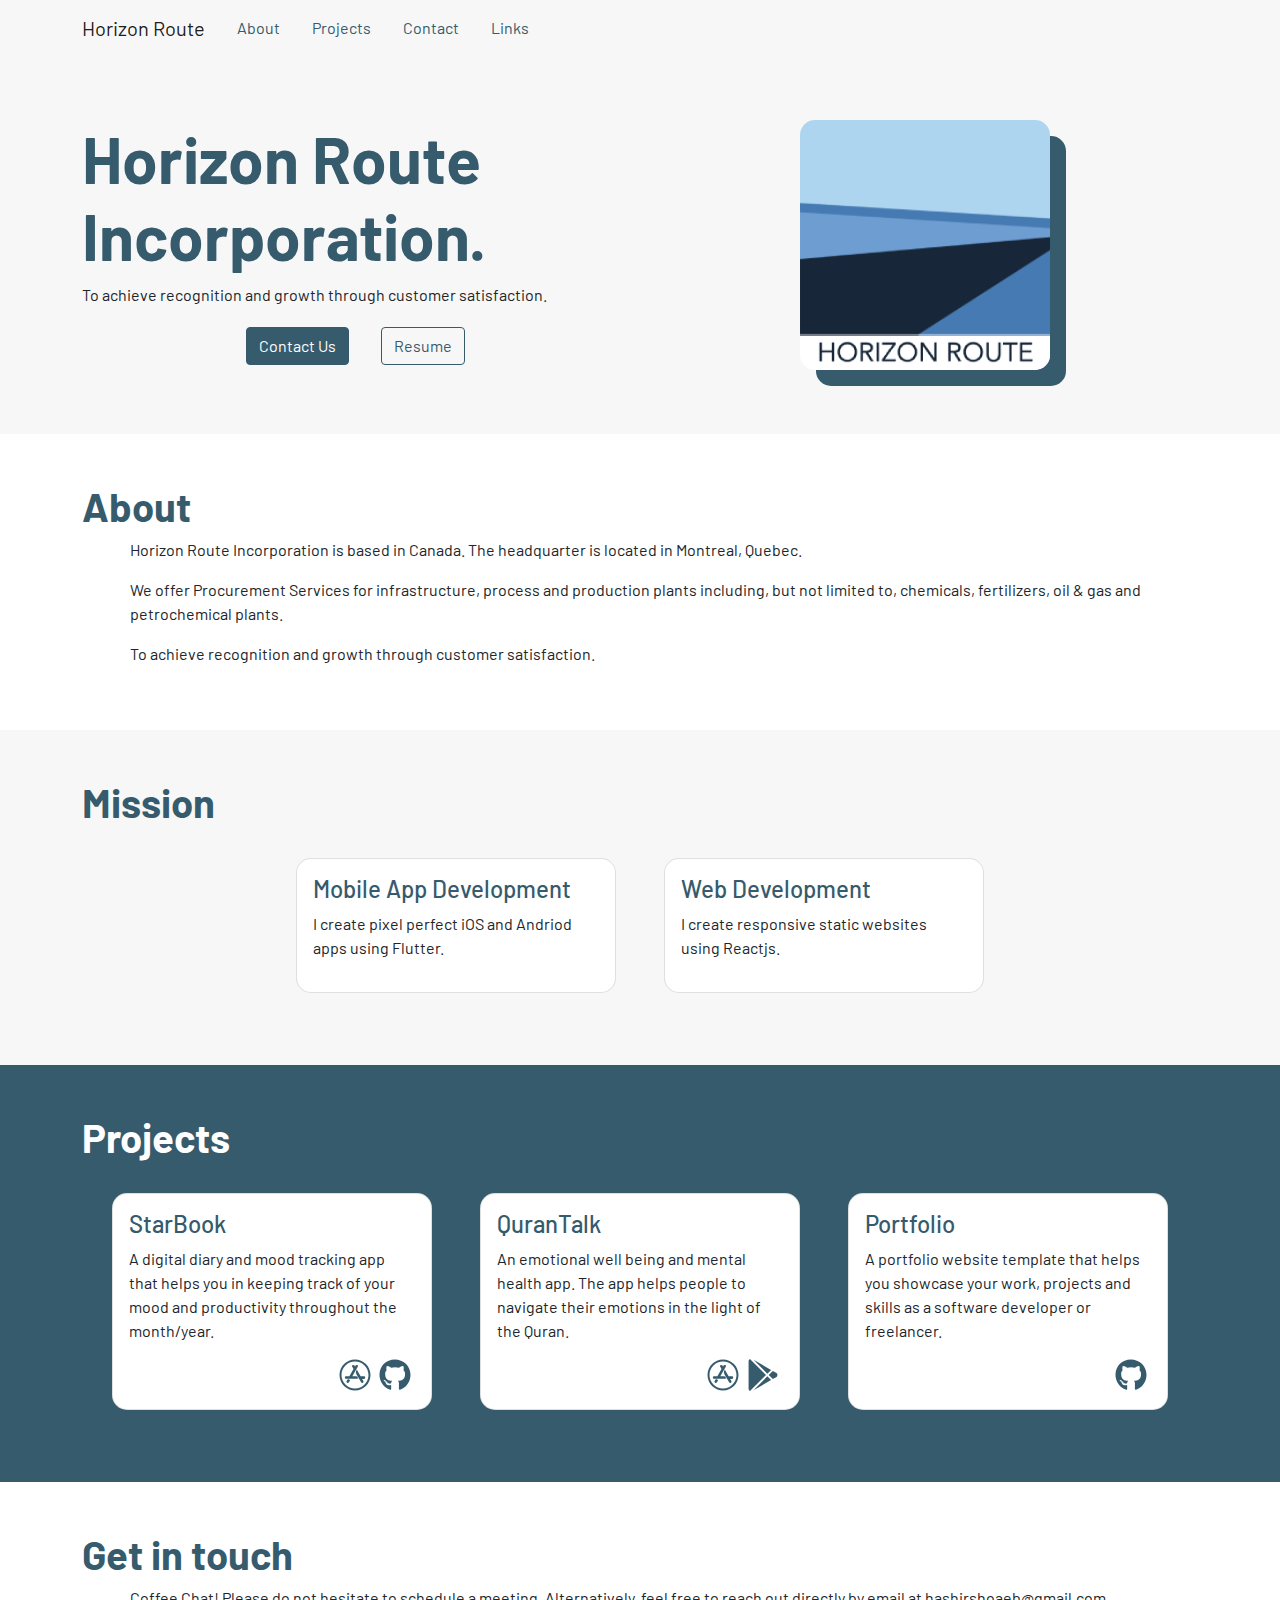
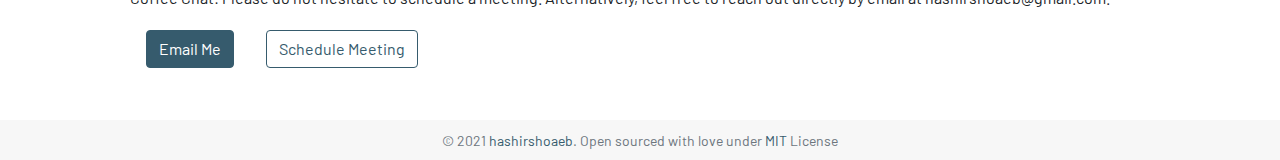
<file: index.html>
<!DOCTYPE html><html><head><meta name="viewport" content="width=device-width"/><meta charSet="utf-8"/><title>Hashir Shoaib | Computer Engineer | Flutter | Reactjs developer</title><meta name="description" content="I create mobile apps and static websites. I graduated from National University of Sciences and Technology (NUST) in 2020 with a degree in Computer Engineering."/><meta property="og:title" content="Hashir Shoaib | Computer Engineer | Flutter | Reactjs developer"/><meta property="og:description" content="I create mobile apps and static websites. I graduated from National University of Sciences and Technology (NUST) in 2020 with a degree in Computer Engineering."/><meta property="og:image" content="/_next/static/image/config/profile.2bee2c8bc351b5eb2741d88b1748d44c.png"/><meta property="og:type" content="website"/><meta name="next-head-count" content="8"/><link rel="preload" href="/_next/static/css/abfca190080845aa55d2.css" as="style"/><link rel="stylesheet" href="/_next/static/css/abfca190080845aa55d2.css" data-n-g=""/><noscript data-n-css=""></noscript><script defer="" nomodule="" src="/_next/static/chunks/polyfills-a54b4f32bdc1ef890ddd.js"></script><script src="/_next/static/chunks/webpack-61095c13c5984b221292.js" defer=""></script><script src="/_next/static/chunks/framework-0441fae7fd130f37dee1.js" defer=""></script><script src="/_next/static/chunks/main-0786f78015b8368a3815.js" defer=""></script><script src="/_next/static/chunks/pages/_app-69dde32d9e10ac7eea35.js" defer=""></script><script src="/_next/static/chunks/a9a7754c-b8eda8e0b4788d9ff5db.js" defer=""></script><script src="/_next/static/chunks/574-39892ae441e9f32acf01.js" defer=""></script><script src="/_next/static/chunks/625-5def67210d9c382855a8.js" defer=""></script><script src="/_next/static/chunks/pages/index-f312b5012447eb63015a.js" defer=""></script><script src="/_next/static/w8p9NjON-g3NQYI5W52Ft/_buildManifest.js" defer=""></script><script src="/_next/static/w8p9NjON-g3NQYI5W52Ft/_ssgManifest.js" defer=""></script></head><body><div id="__next"><nav class="navbar navbar-expand-sm navbar-light bg-secondary"><div class="container"><a class="navbar-brand" href="/"><span class="">Horizon Route</span></a><button class="custom-toggler navbar-toggler" type="button" data-toggle="collapse" data-target="#navbarsExample09" aria-controls="navbarsExample09" aria-expanded="false" aria-label="Toggle navigation"><span class="navbar-toggler-icon"></span></button><div class="collapse navbar-collapse" id="navbarsExample09"><a class="nav-link" href="/#about">About</a><a class="nav-link" href="/#projects">Projects</a><a class="nav-link" href="/#contact">Contact</a><a class="nav-link" href="/links">Links</a></div></div></nav><div class="bg-secondary py-5 px-5"><div class="container"><div class=" row align-items-center"><div class="col-sm-6"><h1 class="text-primary fw-bold display-3">Horizon Route Incorporation.</h1><p>To achieve recognition and growth through customer satisfaction.</p><div class="text-center"><a class="btn btn-primary my-1 mx-3" href="/#contact">Contact Us</a><a target="_blank" rel="noreferrer" class="btn btn-outline-primary my-1 mx-3" href="https://docs.google.com/document/d/13_PWdhThMr6roxb-UFiJj4YAFOj8e_bv3Vx9UHQdyBQ/edit?usp=sharing">Resume</a></div></div><div class="col-sm-6 text-center"><img class="img-fluid my-3 card-image" width="250" height="250" src="/_next/static/image/config/profile.2bee2c8bc351b5eb2741d88b1748d44c.png" alt="profile of hashirshoaeb"/></div></div></div></div><div id="about" class="bg-white py-5 px-5"><div class="container"><h1 class="text-primary fw-bold">About</h1><div class="px-sm-5"><p>Horizon Route Incorporation is based in Canada. The headquarter is located in Montreal, Quebec.</p><p>We offer Procurement Services for infrastructure, process and production plants including, but not limited to, chemicals, fertilizers, oil &amp; gas and petrochemical plants.</p><p>To achieve recognition and growth through customer satisfaction.</p></div></div></div><div id="skills" class="bg-secondary py-5 px-5"><div class="container"><h1 class="text-primary fw-bold">Mission</h1><div class="d-flex flex-row flex-wrap justify-content-center"><div class="card py-3 px-3 mx-sm-4 my-4 card-work" style="width:20rem"><h4 class="text-primary">Mobile App Development</h4><p class="text-dark">I create pixel perfect iOS and Andriod apps using Flutter.</p><div class="text-end"></div></div><div class="card py-3 px-3 mx-sm-4 my-4 card-work" style="width:20rem"><h4 class="text-primary">Web Development</h4><p class="text-dark">I create responsive static websites using Reactjs.</p><div class="text-end"></div></div></div></div></div><div id="projects" class="bg-primary py-5 px-5"><div class="container"><h1 class="text-light fw-bold">Projects</h1><div class="d-flex flex-row flex-wrap justify-content-center"><div class="card py-3 px-3 mx-sm-4 my-4 card-work" style="width:20rem"><h4 class="text-primary">StarBook</h4><p class="text-dark">A digital diary and mood tracking app that helps you in keeping track of your mood and productivity throughout the month/year.</p><div class="text-end"><a target="_blank" rel="noreferrer" href="https://apps.apple.com/us/app/starbook-journal-ai-diary/id1552418289"><svg aria-hidden="true" focusable="false" data-prefix="fab" data-icon="app-store" class="svg-inline--fa fa-app-store fa-w-16 fa-2x icon-style mx-1" role="img" xmlns="http://www.w3.org/2000/svg" viewBox="0 0 512 512"><path fill="currentColor" d="M255.9 120.9l9.1-15.7c5.6-9.8 18.1-13.1 27.9-7.5 9.8 5.6 13.1 18.1 7.5 27.9l-87.5 151.5h63.3c20.5 0 32 24.1 23.1 40.8H113.8c-11.3 0-20.4-9.1-20.4-20.4 0-11.3 9.1-20.4 20.4-20.4h52l66.6-115.4-20.8-36.1c-5.6-9.8-2.3-22.2 7.5-27.9 9.8-5.6 22.2-2.3 27.9 7.5l8.9 15.7zm-78.7 218l-19.6 34c-5.6 9.8-18.1 13.1-27.9 7.5-9.8-5.6-13.1-18.1-7.5-27.9l14.6-25.2c16.4-5.1 29.8-1.2 40.4 11.6zm168.9-61.7h53.1c11.3 0 20.4 9.1 20.4 20.4 0 11.3-9.1 20.4-20.4 20.4h-29.5l19.9 34.5c5.6 9.8 2.3 22.2-7.5 27.9-9.8 5.6-22.2 2.3-27.9-7.5-33.5-58.1-58.7-101.6-75.4-130.6-17.1-29.5-4.9-59.1 7.2-69.1 13.4 23 33.4 57.7 60.1 104zM256 8C119 8 8 119 8 256s111 248 248 248 248-111 248-248S393 8 256 8zm216 248c0 118.7-96.1 216-216 216-118.7 0-216-96.1-216-216 0-118.7 96.1-216 216-216 118.7 0 216 96.1 216 216z"></path></svg></a><a target="_blank" rel="noreferrer" href="https://github.com/hashirshoaeb/star_book"><svg aria-hidden="true" focusable="false" data-prefix="fab" data-icon="github" class="svg-inline--fa fa-github fa-w-16 fa-2x icon-style mx-1" role="img" xmlns="http://www.w3.org/2000/svg" viewBox="0 0 496 512"><path fill="currentColor" d="M165.9 397.4c0 2-2.3 3.6-5.2 3.6-3.3.3-5.6-1.3-5.6-3.6 0-2 2.3-3.6 5.2-3.6 3-.3 5.6 1.3 5.6 3.6zm-31.1-4.5c-.7 2 1.3 4.3 4.3 4.9 2.6 1 5.6 0 6.2-2s-1.3-4.3-4.3-5.2c-2.6-.7-5.5.3-6.2 2.3zm44.2-1.7c-2.9.7-4.9 2.6-4.6 4.9.3 2 2.9 3.3 5.9 2.6 2.9-.7 4.9-2.6 4.6-4.6-.3-1.9-3-3.2-5.9-2.9zM244.8 8C106.1 8 0 113.3 0 252c0 110.9 69.8 205.8 169.5 239.2 12.8 2.3 17.3-5.6 17.3-12.1 0-6.2-.3-40.4-.3-61.4 0 0-70 15-84.7-29.8 0 0-11.4-29.1-27.8-36.6 0 0-22.9-15.7 1.6-15.4 0 0 24.9 2 38.6 25.8 21.9 38.6 58.6 27.5 72.9 20.9 2.3-16 8.8-27.1 16-33.7-55.9-6.2-112.3-14.3-112.3-110.5 0-27.5 7.6-41.3 23.6-58.9-2.6-6.5-11.1-33.3 2.6-67.9 20.9-6.5 69 27 69 27 20-5.6 41.5-8.5 62.8-8.5s42.8 2.9 62.8 8.5c0 0 48.1-33.6 69-27 13.7 34.7 5.2 61.4 2.6 67.9 16 17.7 25.8 31.5 25.8 58.9 0 96.5-58.9 104.2-114.8 110.5 9.2 7.9 17 22.9 17 46.4 0 33.7-.3 75.4-.3 83.6 0 6.5 4.6 14.4 17.3 12.1C428.2 457.8 496 362.9 496 252 496 113.3 383.5 8 244.8 8zM97.2 352.9c-1.3 1-1 3.3.7 5.2 1.6 1.6 3.9 2.3 5.2 1 1.3-1 1-3.3-.7-5.2-1.6-1.6-3.9-2.3-5.2-1zm-10.8-8.1c-.7 1.3.3 2.9 2.3 3.9 1.6 1 3.6.7 4.3-.7.7-1.3-.3-2.9-2.3-3.9-2-.6-3.6-.3-4.3.7zm32.4 35.6c-1.6 1.3-1 4.3 1.3 6.2 2.3 2.3 5.2 2.6 6.5 1 1.3-1.3.7-4.3-1.3-6.2-2.2-2.3-5.2-2.6-6.5-1zm-11.4-14.7c-1.6 1-1.6 3.6 0 5.9 1.6 2.3 4.3 3.3 5.6 2.3 1.6-1.3 1.6-3.9 0-6.2-1.4-2.3-4-3.3-5.6-2z"></path></svg></a></div></div><div class="card py-3 px-3 mx-sm-4 my-4 card-work" style="width:20rem"><h4 class="text-primary">QuranTalk</h4><p class="text-dark">An emotional well being and mental health app. The app helps people to navigate their emotions in the light of the Quran.</p><div class="text-end"><a target="_blank" rel="noreferrer" href="https://apps.apple.com/us/app/qurantalk/id1563425149"><svg aria-hidden="true" focusable="false" data-prefix="fab" data-icon="app-store" class="svg-inline--fa fa-app-store fa-w-16 fa-2x icon-style mx-1" role="img" xmlns="http://www.w3.org/2000/svg" viewBox="0 0 512 512"><path fill="currentColor" d="M255.9 120.9l9.1-15.7c5.6-9.8 18.1-13.1 27.9-7.5 9.8 5.6 13.1 18.1 7.5 27.9l-87.5 151.5h63.3c20.5 0 32 24.1 23.1 40.8H113.8c-11.3 0-20.4-9.1-20.4-20.4 0-11.3 9.1-20.4 20.4-20.4h52l66.6-115.4-20.8-36.1c-5.6-9.8-2.3-22.2 7.5-27.9 9.8-5.6 22.2-2.3 27.9 7.5l8.9 15.7zm-78.7 218l-19.6 34c-5.6 9.8-18.1 13.1-27.9 7.5-9.8-5.6-13.1-18.1-7.5-27.9l14.6-25.2c16.4-5.1 29.8-1.2 40.4 11.6zm168.9-61.7h53.1c11.3 0 20.4 9.1 20.4 20.4 0 11.3-9.1 20.4-20.4 20.4h-29.5l19.9 34.5c5.6 9.8 2.3 22.2-7.5 27.9-9.8 5.6-22.2 2.3-27.9-7.5-33.5-58.1-58.7-101.6-75.4-130.6-17.1-29.5-4.9-59.1 7.2-69.1 13.4 23 33.4 57.7 60.1 104zM256 8C119 8 8 119 8 256s111 248 248 248 248-111 248-248S393 8 256 8zm216 248c0 118.7-96.1 216-216 216-118.7 0-216-96.1-216-216 0-118.7 96.1-216 216-216 118.7 0 216 96.1 216 216z"></path></svg></a><a target="_blank" rel="noreferrer" href="https://play.google.com/store/apps/details?id=com.ayahemotion.quran_talk"><svg aria-hidden="true" focusable="false" data-prefix="fab" data-icon="google-play" class="svg-inline--fa fa-google-play fa-w-16 fa-2x icon-style mx-1" role="img" xmlns="http://www.w3.org/2000/svg" viewBox="0 0 512 512"><path fill="currentColor" d="M325.3 234.3L104.6 13l280.8 161.2-60.1 60.1zM47 0C34 6.8 25.3 19.2 25.3 35.3v441.3c0 16.1 8.7 28.5 21.7 35.3l256.6-256L47 0zm425.2 225.6l-58.9-34.1-65.7 64.5 65.7 64.5 60.1-34.1c18-14.3 18-46.5-1.2-60.8zM104.6 499l280.8-161.2-60.1-60.1L104.6 499z"></path></svg></a></div></div><div class="card py-3 px-3 mx-sm-4 my-4 card-work" style="width:20rem"><h4 class="text-primary">Portfolio</h4><p class="text-dark">A portfolio website template that helps you showcase your work, projects and skills as a software developer or freelancer.</p><div class="text-end"><a target="_blank" rel="noreferrer" href="https://github.com/hashirshoaeb/portfolio"><svg aria-hidden="true" focusable="false" data-prefix="fab" data-icon="github" class="svg-inline--fa fa-github fa-w-16 fa-2x icon-style mx-1" role="img" xmlns="http://www.w3.org/2000/svg" viewBox="0 0 496 512"><path fill="currentColor" d="M165.9 397.4c0 2-2.3 3.6-5.2 3.6-3.3.3-5.6-1.3-5.6-3.6 0-2 2.3-3.6 5.2-3.6 3-.3 5.6 1.3 5.6 3.6zm-31.1-4.5c-.7 2 1.3 4.3 4.3 4.9 2.6 1 5.6 0 6.2-2s-1.3-4.3-4.3-5.2c-2.6-.7-5.5.3-6.2 2.3zm44.2-1.7c-2.9.7-4.9 2.6-4.6 4.9.3 2 2.9 3.3 5.9 2.6 2.9-.7 4.9-2.6 4.6-4.6-.3-1.9-3-3.2-5.9-2.9zM244.8 8C106.1 8 0 113.3 0 252c0 110.9 69.8 205.8 169.5 239.2 12.8 2.3 17.3-5.6 17.3-12.1 0-6.2-.3-40.4-.3-61.4 0 0-70 15-84.7-29.8 0 0-11.4-29.1-27.8-36.6 0 0-22.9-15.7 1.6-15.4 0 0 24.9 2 38.6 25.8 21.9 38.6 58.6 27.5 72.9 20.9 2.3-16 8.8-27.1 16-33.7-55.9-6.2-112.3-14.3-112.3-110.5 0-27.5 7.6-41.3 23.6-58.9-2.6-6.5-11.1-33.3 2.6-67.9 20.9-6.5 69 27 69 27 20-5.6 41.5-8.5 62.8-8.5s42.8 2.9 62.8 8.5c0 0 48.1-33.6 69-27 13.7 34.7 5.2 61.4 2.6 67.9 16 17.7 25.8 31.5 25.8 58.9 0 96.5-58.9 104.2-114.8 110.5 9.2 7.9 17 22.9 17 46.4 0 33.7-.3 75.4-.3 83.6 0 6.5 4.6 14.4 17.3 12.1C428.2 457.8 496 362.9 496 252 496 113.3 383.5 8 244.8 8zM97.2 352.9c-1.3 1-1 3.3.7 5.2 1.6 1.6 3.9 2.3 5.2 1 1.3-1 1-3.3-.7-5.2-1.6-1.6-3.9-2.3-5.2-1zm-10.8-8.1c-.7 1.3.3 2.9 2.3 3.9 1.6 1 3.6.7 4.3-.7.7-1.3-.3-2.9-2.3-3.9-2-.6-3.6-.3-4.3.7zm32.4 35.6c-1.6 1.3-1 4.3 1.3 6.2 2.3 2.3 5.2 2.6 6.5 1 1.3-1.3.7-4.3-1.3-6.2-2.2-2.3-5.2-2.6-6.5-1zm-11.4-14.7c-1.6 1-1.6 3.6 0 5.9 1.6 2.3 4.3 3.3 5.6 2.3 1.6-1.3 1.6-3.9 0-6.2-1.4-2.3-4-3.3-5.6-2z"></path></svg></a></div></div></div></div></div><div id="contact" class="bg-white py-5 px-5"><div class="container"><h1 class="text-primary fw-bold">Get in touch</h1><div class="px-sm-5"><p>Coffee Chat! Please do not hesitate to schedule a meeting. Alternatively, feel free to reach out directly by email at hashirshoaeb@gmail.com.</p><div class=""><a class="btn btn-primary my-1 mx-3" href="mailto:hashirshoaeb@gmail.com">Email Me</a><a class="btn btn-outline-primary my-1 mx-3" href="">Schedule Meeting</a></div></div></div></div><footer class="bg-secondary text-center py-2 px-5"><div class="container text-muted"><small>© 2021 <!-- --> <a href="https://github.com/hashirshoaeb">hashirshoaeb</a>. Open sourced with love under <!-- --> <a href="https://github.com/hashirshoaeb/portfolio/blob/main/LICENSE">MIT</a> <!-- --> License</small></div></footer></div><script id="__NEXT_DATA__" type="application/json">{"props":{"pageProps":{}},"page":"/","query":{},"buildId":"w8p9NjON-g3NQYI5W52Ft","runtimeConfig":{"basePath":""},"nextExport":true,"autoExport":true,"isFallback":false,"scriptLoader":[]}</script></body></html>
</file>
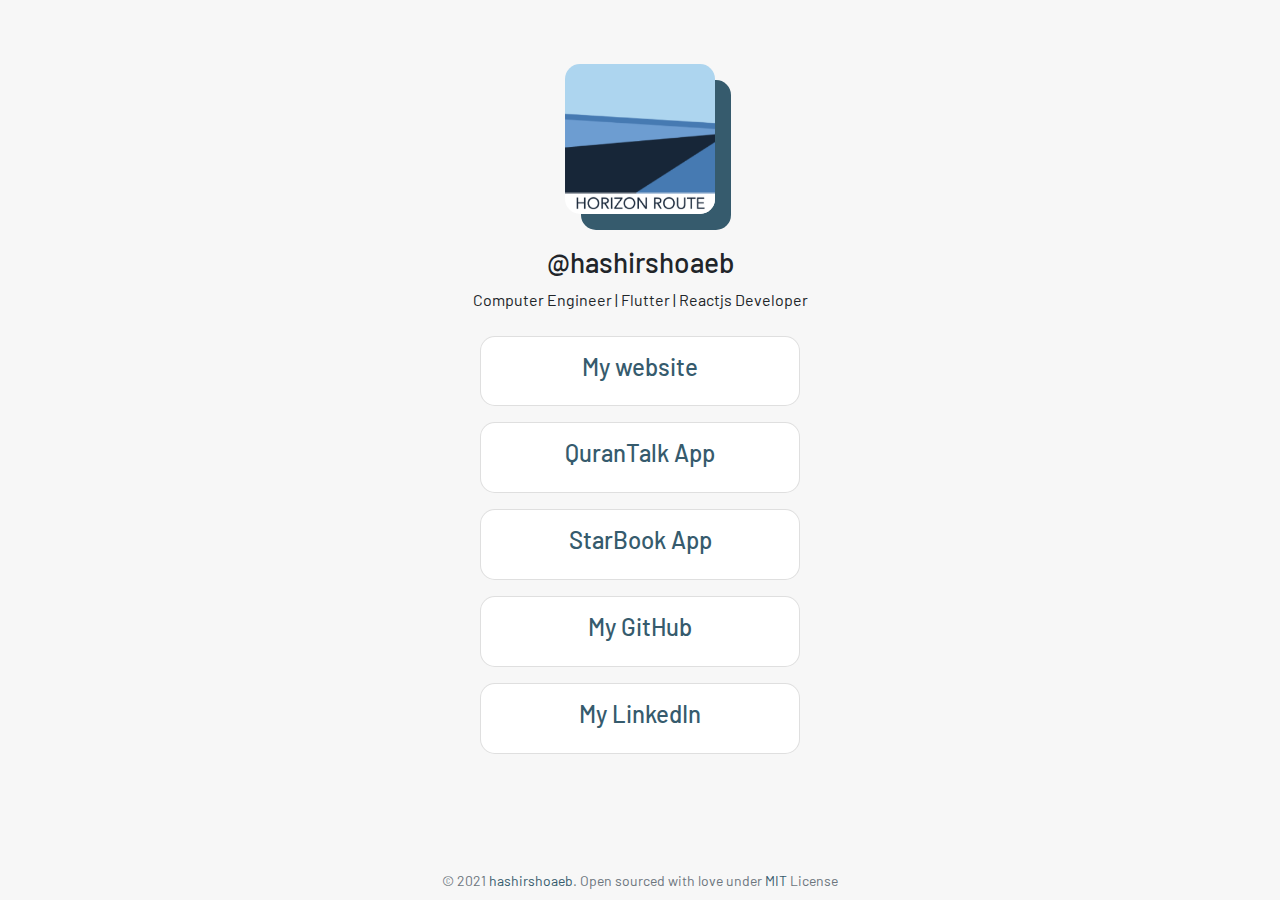
<file: links.html>
<!DOCTYPE html><html><head><meta name="viewport" content="width=device-width"/><meta charSet="utf-8"/><title>Hashir Shoaib | Computer Engineer | Flutter | Reactjs developer</title><meta name="description" content="I create mobile apps and static websites. I graduated from National University of Sciences and Technology (NUST) in 2020 with a degree in Computer Engineering."/><meta property="og:title" content="Hashir Shoaib | Computer Engineer | Flutter | Reactjs developer"/><meta property="og:description" content="I create mobile apps and static websites. I graduated from National University of Sciences and Technology (NUST) in 2020 with a degree in Computer Engineering."/><meta property="og:image" content="/_next/static/image/config/profile.2bee2c8bc351b5eb2741d88b1748d44c.png"/><meta property="og:type" content="website"/><meta name="next-head-count" content="8"/><link rel="preload" href="/_next/static/css/abfca190080845aa55d2.css" as="style"/><link rel="stylesheet" href="/_next/static/css/abfca190080845aa55d2.css" data-n-g=""/><noscript data-n-css=""></noscript><script defer="" nomodule="" src="/_next/static/chunks/polyfills-a54b4f32bdc1ef890ddd.js"></script><script src="/_next/static/chunks/webpack-61095c13c5984b221292.js" defer=""></script><script src="/_next/static/chunks/framework-0441fae7fd130f37dee1.js" defer=""></script><script src="/_next/static/chunks/main-0786f78015b8368a3815.js" defer=""></script><script src="/_next/static/chunks/pages/_app-69dde32d9e10ac7eea35.js" defer=""></script><script src="/_next/static/chunks/a9a7754c-b8eda8e0b4788d9ff5db.js" defer=""></script><script src="/_next/static/chunks/574-39892ae441e9f32acf01.js" defer=""></script><script src="/_next/static/chunks/pages/links-35127610177992a0cd40.js" defer=""></script><script src="/_next/static/w8p9NjON-g3NQYI5W52Ft/_buildManifest.js" defer=""></script><script src="/_next/static/w8p9NjON-g3NQYI5W52Ft/_ssgManifest.js" defer=""></script></head><body><div id="__next"><div class="d-flex flex-column justify-content-between bg-secondary min-vh-100"><div class="py-5 px-5 container text-center"><img class="img-fluid my-3 card-image" width="150" height="150" src="/_next/static/image/config/profile.2bee2c8bc351b5eb2741d88b1748d44c.png" alt="profile of hashirshoaeb"/><h3 class="mt-3">@hashirshoaeb</h3><p>Computer Engineer | Flutter | Reactjs Developer</p><div class="row justify-content-center"><div class="card card-work mx-sm-4 my-2" style="width:20rem"><a target="_blank" rel="noreferrer" href="https://hashirshoaeb.com/"><h4 class="text-primary py-3 px-3">My website</h4></a></div></div><div class="row justify-content-center"><div class="card card-work mx-sm-4 my-2" style="width:20rem"><a target="_blank" rel="noreferrer" href="https://www.qurantalk.app/"><h4 class="text-primary py-3 px-3">QuranTalk App</h4></a></div></div><div class="row justify-content-center"><div class="card card-work mx-sm-4 my-2" style="width:20rem"><a target="_blank" rel="noreferrer" href="https://starbook.dev/"><h4 class="text-primary py-3 px-3">StarBook App</h4></a></div></div><div class="row justify-content-center"><div class="card card-work mx-sm-4 my-2" style="width:20rem"><a target="_blank" rel="noreferrer" href="https://github.com/hashirshoaeb/"><h4 class="text-primary py-3 px-3">My GitHub</h4></a></div></div><div class="row justify-content-center"><div class="card card-work mx-sm-4 my-2" style="width:20rem"><a target="_blank" rel="noreferrer" href="https://www.linkedin.com/in/hashirshoaeb/"><h4 class="text-primary py-3 px-3">My LinkedIn</h4></a></div></div></div><footer class="bg-secondary text-center py-2 px-5"><div class="container text-muted"><small>© 2021 <!-- --> <a href="https://github.com/hashirshoaeb">hashirshoaeb</a>. Open sourced with love under <!-- --> <a href="https://github.com/hashirshoaeb/portfolio/blob/main/LICENSE">MIT</a> <!-- --> License</small></div></footer></div></div><script id="__NEXT_DATA__" type="application/json">{"props":{"pageProps":{}},"page":"/links","query":{},"buildId":"w8p9NjON-g3NQYI5W52Ft","runtimeConfig":{"basePath":""},"nextExport":true,"autoExport":true,"isFallback":false,"scriptLoader":[]}</script></body></html>
</file>
<file: _next/static/css/abfca190080845aa55d2.css>
@import url(https://fonts.googleapis.com/css2?family=Barlow:wght@400;700&display=swap);:root{--bs-blue:#0d6efd;--bs-indigo:#6610f2;--bs-purple:#6f42c1;--bs-pink:#d63384;--bs-red:#dc3545;--bs-orange:#fd7e14;--bs-yellow:#ffc107;--bs-green:#198754;--bs-teal:#20c997;--bs-cyan:#0dcaf0;--bs-white:#fff;--bs-gray:#6c757d;--bs-gray-dark:#343a40;--bs-primary:#365b6d;--bs-secondary:#f7f7f7;--bs-success:#198754;--bs-info:#0dcaf0;--bs-warning:#ffc107;--bs-danger:#dc3545;--bs-light:#fff;--bs-dark:#212529;--bs-font-sans-serif:-apple-system,"Barlow",sans-serif,"Apple Color Emoji","Segoe UI Emoji","Segoe UI Symbol","Noto Color Emoji";--bs-font-monospace:SFMono-Regular,Menlo,Monaco,Consolas,"Liberation Mono","Courier New",monospace;--bs-gradient:linear-gradient(180deg,hsla(0,0%,100%,0.15),hsla(0,0%,100%,0))}*,:after,:before{-webkit-box-sizing:border-box;-moz-box-sizing:border-box;box-sizing:border-box}@media(prefers-reduced-motion:no-preference){:root{scroll-behavior:smooth}}body{font-family:var(--bs-font-sans-serif);font-size:1rem;font-weight:400;line-height:1.5;color:#212529;background-color:#fff;-webkit-text-size-adjust:100%;-webkit-tap-highlight-color:rgba(0,0,0,0)}hr{margin:1rem 0;color:inherit;background-color:currentColor;border:0;opacity:.25}hr:not([size]){height:1px}.h1,.h2,.h3,.h4,.h5,.h6,h1,h2,h3,h4,h5,h6{margin-top:0;margin-bottom:.5rem;font-weight:500;line-height:1.2}.h1,h1{font-size:-webkit-calc(1.375rem + 1.5vw);font-size:-moz-calc(1.375rem + 1.5vw);font-size:calc(1.375rem + 1.5vw)}@media(min-width:1200px){.h1,h1{font-size:2.5rem}}.h2,h2{font-size:-webkit-calc(1.325rem + .9vw);font-size:-moz-calc(1.325rem + .9vw);font-size:calc(1.325rem + .9vw)}@media(min-width:1200px){.h2,h2{font-size:2rem}}.h3,h3{font-size:-webkit-calc(1.3rem + .6vw);font-size:-moz-calc(1.3rem + .6vw);font-size:calc(1.3rem + .6vw)}@media(min-width:1200px){.h3,h3{font-size:1.75rem}}.h4,h4{font-size:-webkit-calc(1.275rem + .3vw);font-size:-moz-calc(1.275rem + .3vw);font-size:calc(1.275rem + .3vw)}@media(min-width:1200px){.h4,h4{font-size:1.5rem}}.h5,h5{font-size:1.25rem}.h6,h6{font-size:1rem}p{margin-top:0;margin-bottom:1rem}abbr[data-bs-original-title],abbr[title]{-moz-text-decoration:underline dotted;text-decoration:underline dotted;cursor:help;text-decoration-skip-ink:none}address{margin-bottom:1rem;font-style:normal;line-height:inherit}ol,ul{padding-left:2rem}dl,ol,ul{margin-top:0;margin-bottom:1rem}ol ol,ol ul,ul ol,ul ul{margin-bottom:0}dt{font-weight:700}dd{margin-bottom:.5rem;margin-left:0}blockquote{margin:0 0 1rem}b,strong{font-weight:bolder}.small,small{font-size:.875em}.mark,mark{padding:.2em;background-color:#fcf8e3}sub,sup{position:relative;font-size:.75em;line-height:0;vertical-align:baseline}sub{bottom:-.25em}sup{top:-.5em}a{color:#365b6d;text-decoration:underline}a:hover{color:#2b4957}a:not([href]):not([class]),a:not([href]):not([class]):hover{color:inherit;text-decoration:none}code,kbd,pre,samp{font-family:var(--bs-font-monospace);font-size:1em;direction:ltr;unicode-bidi:bidi-override}pre{display:block;margin-top:0;margin-bottom:1rem;overflow:auto;font-size:.875em}pre code{font-size:inherit;color:inherit;word-break:normal}code{font-size:.875em;color:#d63384;word-wrap:break-word}a>code{color:inherit}kbd{padding:.2rem .4rem;font-size:.875em;color:#fff;background-color:#212529;border-radius:.2rem}kbd kbd{padding:0;font-size:1em;font-weight:700}figure{margin:0 0 1rem}img,svg{vertical-align:middle}table{caption-side:bottom;border-collapse:collapse}caption{padding-top:.5rem;padding-bottom:.5rem;color:#6c757d;text-align:left}th{text-align:inherit;text-align:-webkit-match-parent}tbody,td,tfoot,th,thead,tr{border:0 solid;border-color:inherit}label{display:inline-block}button{border-radius:0}button:focus:not(:focus-visible){outline:0}button,input,optgroup,select,textarea{margin:0;font-family:inherit;font-size:inherit;line-height:inherit}button,select{text-transform:none}[role=button]{cursor:pointer}select{word-wrap:normal}select:disabled{opacity:1}[list]::-webkit-calendar-picker-indicator{display:none}[type=button],[type=reset],[type=submit],button{-webkit-appearance:button}[type=button]:not(:disabled),[type=reset]:not(:disabled),[type=submit]:not(:disabled),button:not(:disabled){cursor:pointer}::-moz-focus-inner{padding:0;border-style:none}textarea{resize:vertical}fieldset{min-width:0;padding:0;margin:0;border:0}legend{float:left;width:100%;padding:0;margin-bottom:.5rem;font-size:-webkit-calc(1.275rem + .3vw);font-size:-moz-calc(1.275rem + .3vw);font-size:calc(1.275rem + .3vw);line-height:inherit}@media(min-width:1200px){legend{font-size:1.5rem}}legend+*{clear:left}::-webkit-datetime-edit-day-field,::-webkit-datetime-edit-fields-wrapper,::-webkit-datetime-edit-hour-field,::-webkit-datetime-edit-minute,::-webkit-datetime-edit-month-field,::-webkit-datetime-edit-text,::-webkit-datetime-edit-year-field{padding:0}::-webkit-inner-spin-button{height:auto}[type=search]{outline-offset:-2px;-webkit-appearance:textfield}::-webkit-search-decoration{-webkit-appearance:none}::-webkit-color-swatch-wrapper{padding:0}::file-selector-button{font:inherit}::-webkit-file-upload-button{font:inherit;-webkit-appearance:button}output{display:inline-block}iframe{border:0}summary{display:list-item;cursor:pointer}progress{vertical-align:baseline}[hidden]{display:none!important}.lead{font-size:1.25rem;font-weight:300}.display-1{font-size:-webkit-calc(1.625rem + 4.5vw);font-size:-moz-calc(1.625rem + 4.5vw);font-size:calc(1.625rem + 4.5vw);font-weight:300;line-height:1.2}@media(min-width:1200px){.display-1{font-size:5rem}}.display-2{font-size:-webkit-calc(1.575rem + 3.9vw);font-size:-moz-calc(1.575rem + 3.9vw);font-size:calc(1.575rem + 3.9vw);font-weight:300;line-height:1.2}@media(min-width:1200px){.display-2{font-size:4.5rem}}.display-3{font-size:-webkit-calc(1.525rem + 3.3vw);font-size:-moz-calc(1.525rem + 3.3vw);font-size:calc(1.525rem + 3.3vw);font-weight:300;line-height:1.2}@media(min-width:1200px){.display-3{font-size:4rem}}.display-4{font-size:-webkit-calc(1.475rem + 2.7vw);font-size:-moz-calc(1.475rem + 2.7vw);font-size:calc(1.475rem + 2.7vw);font-weight:300;line-height:1.2}@media(min-width:1200px){.display-4{font-size:3.5rem}}.display-5{font-size:-webkit-calc(1.425rem + 2.1vw);font-size:-moz-calc(1.425rem + 2.1vw);font-size:calc(1.425rem + 2.1vw);font-weight:300;line-height:1.2}@media(min-width:1200px){.display-5{font-size:3rem}}.display-6{font-size:-webkit-calc(1.375rem + 1.5vw);font-size:-moz-calc(1.375rem + 1.5vw);font-size:calc(1.375rem + 1.5vw);font-weight:300;line-height:1.2}@media(min-width:1200px){.display-6{font-size:2.5rem}}.list-inline,.list-unstyled{padding-left:0;list-style:none}.list-inline-item{display:inline-block}.list-inline-item:not(:last-child){margin-right:.5rem}.initialism{font-size:.875em;text-transform:uppercase}.blockquote{margin-bottom:1rem;font-size:1.25rem}.blockquote>:last-child{margin-bottom:0}.blockquote-footer{margin-top:-1rem;margin-bottom:1rem;font-size:.875em;color:#6c757d}.blockquote-footer:before{content:"— "}.img-fluid,.img-thumbnail{max-width:100%;height:auto}.img-thumbnail{padding:.25rem;background-color:#fff;border:1px solid #dee2e6;border-radius:.25rem}.figure{display:inline-block}.figure-img{margin-bottom:.5rem;line-height:1}.figure-caption{font-size:.875em;color:#6c757d}.container,.container-fluid,.container-lg,.container-md,.container-sm,.container-xl,.container-xxl{width:100%;padding-right:var(--bs-gutter-x,.75rem);padding-left:var(--bs-gutter-x,.75rem);margin-right:auto;margin-left:auto}@media(min-width:576px){.container,.container-sm{max-width:540px}}@media(min-width:768px){.container,.container-md,.container-sm{max-width:720px}}@media(min-width:992px){.container,.container-lg,.container-md,.container-sm{max-width:960px}}@media(min-width:1200px){.container,.container-lg,.container-md,.container-sm,.container-xl{max-width:1140px}}@media(min-width:1400px){.container,.container-lg,.container-md,.container-sm,.container-xl,.container-xxl{max-width:1320px}}.row{--bs-gutter-x:1.5rem;--bs-gutter-y:0;display:-moz-box;display:flex;flex-wrap:wrap;margin-top:calc(var(--bs-gutter-y) * -1);margin-right:calc(var(--bs-gutter-x) * -.5);margin-left:calc(var(--bs-gutter-x) * -.5)}.row>*{flex-shrink:0;width:100%;max-width:100%;padding-right:calc(var(--bs-gutter-x) * .5);padding-left:calc(var(--bs-gutter-x) * .5);margin-top:var(--bs-gutter-y)}.col{-moz-box-flex:1;flex:1 0}.row-cols-auto>*{-moz-box-flex:0;flex:0 0 auto;width:auto}.row-cols-1>*{width:100%}.row-cols-1>*,.row-cols-2>*{-moz-box-flex:0;flex:0 0 auto}.row-cols-2>*{width:50%}.row-cols-3>*{width:33.3333333333%}.row-cols-3>*,.row-cols-4>*{-moz-box-flex:0;flex:0 0 auto}.row-cols-4>*{width:25%}.row-cols-5>*{width:20%}.row-cols-5>*,.row-cols-6>*{-moz-box-flex:0;flex:0 0 auto}.row-cols-6>*{width:16.6666666667%}@media(min-width:576px){.col-sm{-moz-box-flex:1;flex:1 0}.row-cols-sm-auto>*{-moz-box-flex:0;flex:0 0 auto;width:auto}.row-cols-sm-1>*{-moz-box-flex:0;flex:0 0 auto;width:100%}.row-cols-sm-2>*{-moz-box-flex:0;flex:0 0 auto;width:50%}.row-cols-sm-3>*{-moz-box-flex:0;flex:0 0 auto;width:33.3333333333%}.row-cols-sm-4>*{-moz-box-flex:0;flex:0 0 auto;width:25%}.row-cols-sm-5>*{-moz-box-flex:0;flex:0 0 auto;width:20%}.row-cols-sm-6>*{-moz-box-flex:0;flex:0 0 auto;width:16.6666666667%}}@media(min-width:768px){.col-md{-moz-box-flex:1;flex:1 0}.row-cols-md-auto>*{-moz-box-flex:0;flex:0 0 auto;width:auto}.row-cols-md-1>*{-moz-box-flex:0;flex:0 0 auto;width:100%}.row-cols-md-2>*{-moz-box-flex:0;flex:0 0 auto;width:50%}.row-cols-md-3>*{-moz-box-flex:0;flex:0 0 auto;width:33.3333333333%}.row-cols-md-4>*{-moz-box-flex:0;flex:0 0 auto;width:25%}.row-cols-md-5>*{-moz-box-flex:0;flex:0 0 auto;width:20%}.row-cols-md-6>*{-moz-box-flex:0;flex:0 0 auto;width:16.6666666667%}}@media(min-width:992px){.col-lg{-moz-box-flex:1;flex:1 0}.row-cols-lg-auto>*{-moz-box-flex:0;flex:0 0 auto;width:auto}.row-cols-lg-1>*{-moz-box-flex:0;flex:0 0 auto;width:100%}.row-cols-lg-2>*{-moz-box-flex:0;flex:0 0 auto;width:50%}.row-cols-lg-3>*{-moz-box-flex:0;flex:0 0 auto;width:33.3333333333%}.row-cols-lg-4>*{-moz-box-flex:0;flex:0 0 auto;width:25%}.row-cols-lg-5>*{-moz-box-flex:0;flex:0 0 auto;width:20%}.row-cols-lg-6>*{-moz-box-flex:0;flex:0 0 auto;width:16.6666666667%}}@media(min-width:1200px){.col-xl{-moz-box-flex:1;flex:1 0}.row-cols-xl-auto>*{-moz-box-flex:0;flex:0 0 auto;width:auto}.row-cols-xl-1>*{-moz-box-flex:0;flex:0 0 auto;width:100%}.row-cols-xl-2>*{-moz-box-flex:0;flex:0 0 auto;width:50%}.row-cols-xl-3>*{-moz-box-flex:0;flex:0 0 auto;width:33.3333333333%}.row-cols-xl-4>*{-moz-box-flex:0;flex:0 0 auto;width:25%}.row-cols-xl-5>*{-moz-box-flex:0;flex:0 0 auto;width:20%}.row-cols-xl-6>*{-moz-box-flex:0;flex:0 0 auto;width:16.6666666667%}}@media(min-width:1400px){.col-xxl{-moz-box-flex:1;flex:1 0}.row-cols-xxl-auto>*{-moz-box-flex:0;flex:0 0 auto;width:auto}.row-cols-xxl-1>*{-moz-box-flex:0;flex:0 0 auto;width:100%}.row-cols-xxl-2>*{-moz-box-flex:0;flex:0 0 auto;width:50%}.row-cols-xxl-3>*{-moz-box-flex:0;flex:0 0 auto;width:33.3333333333%}.row-cols-xxl-4>*{-moz-box-flex:0;flex:0 0 auto;width:25%}.row-cols-xxl-5>*{-moz-box-flex:0;flex:0 0 auto;width:20%}.row-cols-xxl-6>*{-moz-box-flex:0;flex:0 0 auto;width:16.6666666667%}}.col-auto{width:auto}.col-1,.col-auto{-moz-box-flex:0;flex:0 0 auto}.col-1{width:8.33333333%}.col-2{width:16.66666667%}.col-2,.col-3{-moz-box-flex:0;flex:0 0 auto}.col-3{width:25%}.col-4{width:33.33333333%}.col-4,.col-5{-moz-box-flex:0;flex:0 0 auto}.col-5{width:41.66666667%}.col-6{width:50%}.col-6,.col-7{-moz-box-flex:0;flex:0 0 auto}.col-7{width:58.33333333%}.col-8{width:66.66666667%}.col-8,.col-9{-moz-box-flex:0;flex:0 0 auto}.col-9{width:75%}.col-10{width:83.33333333%}.col-10,.col-11{-moz-box-flex:0;flex:0 0 auto}.col-11{width:91.66666667%}.col-12{-moz-box-flex:0;flex:0 0 auto;width:100%}.offset-1{margin-left:8.33333333%}.offset-2{margin-left:16.66666667%}.offset-3{margin-left:25%}.offset-4{margin-left:33.33333333%}.offset-5{margin-left:41.66666667%}.offset-6{margin-left:50%}.offset-7{margin-left:58.33333333%}.offset-8{margin-left:66.66666667%}.offset-9{margin-left:75%}.offset-10{margin-left:83.33333333%}.offset-11{margin-left:91.66666667%}.g-0,.gx-0{--bs-gutter-x:0}.g-0,.gy-0{--bs-gutter-y:0}.g-1,.gx-1{--bs-gutter-x:0.25rem}.g-1,.gy-1{--bs-gutter-y:0.25rem}.g-2,.gx-2{--bs-gutter-x:0.5rem}.g-2,.gy-2{--bs-gutter-y:0.5rem}.g-3,.gx-3{--bs-gutter-x:1rem}.g-3,.gy-3{--bs-gutter-y:1rem}.g-4,.gx-4{--bs-gutter-x:1.5rem}.g-4,.gy-4{--bs-gutter-y:1.5rem}.g-5,.gx-5{--bs-gutter-x:3rem}.g-5,.gy-5{--bs-gutter-y:3rem}@media(min-width:576px){.col-sm-auto{width:auto}.col-sm-1,.col-sm-auto{-moz-box-flex:0;flex:0 0 auto}.col-sm-1{width:8.33333333%}.col-sm-2{width:16.66666667%}.col-sm-2,.col-sm-3{-moz-box-flex:0;flex:0 0 auto}.col-sm-3{width:25%}.col-sm-4{width:33.33333333%}.col-sm-4,.col-sm-5{-moz-box-flex:0;flex:0 0 auto}.col-sm-5{width:41.66666667%}.col-sm-6{width:50%}.col-sm-6,.col-sm-7{-moz-box-flex:0;flex:0 0 auto}.col-sm-7{width:58.33333333%}.col-sm-8{width:66.66666667%}.col-sm-8,.col-sm-9{-moz-box-flex:0;flex:0 0 auto}.col-sm-9{width:75%}.col-sm-10{width:83.33333333%}.col-sm-10,.col-sm-11{-moz-box-flex:0;flex:0 0 auto}.col-sm-11{width:91.66666667%}.col-sm-12{-moz-box-flex:0;flex:0 0 auto;width:100%}.offset-sm-0{margin-left:0}.offset-sm-1{margin-left:8.33333333%}.offset-sm-2{margin-left:16.66666667%}.offset-sm-3{margin-left:25%}.offset-sm-4{margin-left:33.33333333%}.offset-sm-5{margin-left:41.66666667%}.offset-sm-6{margin-left:50%}.offset-sm-7{margin-left:58.33333333%}.offset-sm-8{margin-left:66.66666667%}.offset-sm-9{margin-left:75%}.offset-sm-10{margin-left:83.33333333%}.offset-sm-11{margin-left:91.66666667%}.g-sm-0,.gx-sm-0{--bs-gutter-x:0}.g-sm-0,.gy-sm-0{--bs-gutter-y:0}.g-sm-1,.gx-sm-1{--bs-gutter-x:0.25rem}.g-sm-1,.gy-sm-1{--bs-gutter-y:0.25rem}.g-sm-2,.gx-sm-2{--bs-gutter-x:0.5rem}.g-sm-2,.gy-sm-2{--bs-gutter-y:0.5rem}.g-sm-3,.gx-sm-3{--bs-gutter-x:1rem}.g-sm-3,.gy-sm-3{--bs-gutter-y:1rem}.g-sm-4,.gx-sm-4{--bs-gutter-x:1.5rem}.g-sm-4,.gy-sm-4{--bs-gutter-y:1.5rem}.g-sm-5,.gx-sm-5{--bs-gutter-x:3rem}.g-sm-5,.gy-sm-5{--bs-gutter-y:3rem}}@media(min-width:768px){.col-md-auto{width:auto}.col-md-1,.col-md-auto{-moz-box-flex:0;flex:0 0 auto}.col-md-1{width:8.33333333%}.col-md-2{width:16.66666667%}.col-md-2,.col-md-3{-moz-box-flex:0;flex:0 0 auto}.col-md-3{width:25%}.col-md-4{width:33.33333333%}.col-md-4,.col-md-5{-moz-box-flex:0;flex:0 0 auto}.col-md-5{width:41.66666667%}.col-md-6{width:50%}.col-md-6,.col-md-7{-moz-box-flex:0;flex:0 0 auto}.col-md-7{width:58.33333333%}.col-md-8{width:66.66666667%}.col-md-8,.col-md-9{-moz-box-flex:0;flex:0 0 auto}.col-md-9{width:75%}.col-md-10{width:83.33333333%}.col-md-10,.col-md-11{-moz-box-flex:0;flex:0 0 auto}.col-md-11{width:91.66666667%}.col-md-12{-moz-box-flex:0;flex:0 0 auto;width:100%}.offset-md-0{margin-left:0}.offset-md-1{margin-left:8.33333333%}.offset-md-2{margin-left:16.66666667%}.offset-md-3{margin-left:25%}.offset-md-4{margin-left:33.33333333%}.offset-md-5{margin-left:41.66666667%}.offset-md-6{margin-left:50%}.offset-md-7{margin-left:58.33333333%}.offset-md-8{margin-left:66.66666667%}.offset-md-9{margin-left:75%}.offset-md-10{margin-left:83.33333333%}.offset-md-11{margin-left:91.66666667%}.g-md-0,.gx-md-0{--bs-gutter-x:0}.g-md-0,.gy-md-0{--bs-gutter-y:0}.g-md-1,.gx-md-1{--bs-gutter-x:0.25rem}.g-md-1,.gy-md-1{--bs-gutter-y:0.25rem}.g-md-2,.gx-md-2{--bs-gutter-x:0.5rem}.g-md-2,.gy-md-2{--bs-gutter-y:0.5rem}.g-md-3,.gx-md-3{--bs-gutter-x:1rem}.g-md-3,.gy-md-3{--bs-gutter-y:1rem}.g-md-4,.gx-md-4{--bs-gutter-x:1.5rem}.g-md-4,.gy-md-4{--bs-gutter-y:1.5rem}.g-md-5,.gx-md-5{--bs-gutter-x:3rem}.g-md-5,.gy-md-5{--bs-gutter-y:3rem}}@media(min-width:992px){.col-lg-auto{width:auto}.col-lg-1,.col-lg-auto{-moz-box-flex:0;flex:0 0 auto}.col-lg-1{width:8.33333333%}.col-lg-2{width:16.66666667%}.col-lg-2,.col-lg-3{-moz-box-flex:0;flex:0 0 auto}.col-lg-3{width:25%}.col-lg-4{width:33.33333333%}.col-lg-4,.col-lg-5{-moz-box-flex:0;flex:0 0 auto}.col-lg-5{width:41.66666667%}.col-lg-6{width:50%}.col-lg-6,.col-lg-7{-moz-box-flex:0;flex:0 0 auto}.col-lg-7{width:58.33333333%}.col-lg-8{width:66.66666667%}.col-lg-8,.col-lg-9{-moz-box-flex:0;flex:0 0 auto}.col-lg-9{width:75%}.col-lg-10{width:83.33333333%}.col-lg-10,.col-lg-11{-moz-box-flex:0;flex:0 0 auto}.col-lg-11{width:91.66666667%}.col-lg-12{-moz-box-flex:0;flex:0 0 auto;width:100%}.offset-lg-0{margin-left:0}.offset-lg-1{margin-left:8.33333333%}.offset-lg-2{margin-left:16.66666667%}.offset-lg-3{margin-left:25%}.offset-lg-4{margin-left:33.33333333%}.offset-lg-5{margin-left:41.66666667%}.offset-lg-6{margin-left:50%}.offset-lg-7{margin-left:58.33333333%}.offset-lg-8{margin-left:66.66666667%}.offset-lg-9{margin-left:75%}.offset-lg-10{margin-left:83.33333333%}.offset-lg-11{margin-left:91.66666667%}.g-lg-0,.gx-lg-0{--bs-gutter-x:0}.g-lg-0,.gy-lg-0{--bs-gutter-y:0}.g-lg-1,.gx-lg-1{--bs-gutter-x:0.25rem}.g-lg-1,.gy-lg-1{--bs-gutter-y:0.25rem}.g-lg-2,.gx-lg-2{--bs-gutter-x:0.5rem}.g-lg-2,.gy-lg-2{--bs-gutter-y:0.5rem}.g-lg-3,.gx-lg-3{--bs-gutter-x:1rem}.g-lg-3,.gy-lg-3{--bs-gutter-y:1rem}.g-lg-4,.gx-lg-4{--bs-gutter-x:1.5rem}.g-lg-4,.gy-lg-4{--bs-gutter-y:1.5rem}.g-lg-5,.gx-lg-5{--bs-gutter-x:3rem}.g-lg-5,.gy-lg-5{--bs-gutter-y:3rem}}@media(min-width:1200px){.col-xl-auto{width:auto}.col-xl-1,.col-xl-auto{-moz-box-flex:0;flex:0 0 auto}.col-xl-1{width:8.33333333%}.col-xl-2{width:16.66666667%}.col-xl-2,.col-xl-3{-moz-box-flex:0;flex:0 0 auto}.col-xl-3{width:25%}.col-xl-4{width:33.33333333%}.col-xl-4,.col-xl-5{-moz-box-flex:0;flex:0 0 auto}.col-xl-5{width:41.66666667%}.col-xl-6{width:50%}.col-xl-6,.col-xl-7{-moz-box-flex:0;flex:0 0 auto}.col-xl-7{width:58.33333333%}.col-xl-8{width:66.66666667%}.col-xl-8,.col-xl-9{-moz-box-flex:0;flex:0 0 auto}.col-xl-9{width:75%}.col-xl-10{width:83.33333333%}.col-xl-10,.col-xl-11{-moz-box-flex:0;flex:0 0 auto}.col-xl-11{width:91.66666667%}.col-xl-12{-moz-box-flex:0;flex:0 0 auto;width:100%}.offset-xl-0{margin-left:0}.offset-xl-1{margin-left:8.33333333%}.offset-xl-2{margin-left:16.66666667%}.offset-xl-3{margin-left:25%}.offset-xl-4{margin-left:33.33333333%}.offset-xl-5{margin-left:41.66666667%}.offset-xl-6{margin-left:50%}.offset-xl-7{margin-left:58.33333333%}.offset-xl-8{margin-left:66.66666667%}.offset-xl-9{margin-left:75%}.offset-xl-10{margin-left:83.33333333%}.offset-xl-11{margin-left:91.66666667%}.g-xl-0,.gx-xl-0{--bs-gutter-x:0}.g-xl-0,.gy-xl-0{--bs-gutter-y:0}.g-xl-1,.gx-xl-1{--bs-gutter-x:0.25rem}.g-xl-1,.gy-xl-1{--bs-gutter-y:0.25rem}.g-xl-2,.gx-xl-2{--bs-gutter-x:0.5rem}.g-xl-2,.gy-xl-2{--bs-gutter-y:0.5rem}.g-xl-3,.gx-xl-3{--bs-gutter-x:1rem}.g-xl-3,.gy-xl-3{--bs-gutter-y:1rem}.g-xl-4,.gx-xl-4{--bs-gutter-x:1.5rem}.g-xl-4,.gy-xl-4{--bs-gutter-y:1.5rem}.g-xl-5,.gx-xl-5{--bs-gutter-x:3rem}.g-xl-5,.gy-xl-5{--bs-gutter-y:3rem}}@media(min-width:1400px){.col-xxl-auto{width:auto}.col-xxl-1,.col-xxl-auto{-moz-box-flex:0;flex:0 0 auto}.col-xxl-1{width:8.33333333%}.col-xxl-2{width:16.66666667%}.col-xxl-2,.col-xxl-3{-moz-box-flex:0;flex:0 0 auto}.col-xxl-3{width:25%}.col-xxl-4{width:33.33333333%}.col-xxl-4,.col-xxl-5{-moz-box-flex:0;flex:0 0 auto}.col-xxl-5{width:41.66666667%}.col-xxl-6{width:50%}.col-xxl-6,.col-xxl-7{-moz-box-flex:0;flex:0 0 auto}.col-xxl-7{width:58.33333333%}.col-xxl-8{width:66.66666667%}.col-xxl-8,.col-xxl-9{-moz-box-flex:0;flex:0 0 auto}.col-xxl-9{width:75%}.col-xxl-10{width:83.33333333%}.col-xxl-10,.col-xxl-11{-moz-box-flex:0;flex:0 0 auto}.col-xxl-11{width:91.66666667%}.col-xxl-12{-moz-box-flex:0;flex:0 0 auto;width:100%}.offset-xxl-0{margin-left:0}.offset-xxl-1{margin-left:8.33333333%}.offset-xxl-2{margin-left:16.66666667%}.offset-xxl-3{margin-left:25%}.offset-xxl-4{margin-left:33.33333333%}.offset-xxl-5{margin-left:41.66666667%}.offset-xxl-6{margin-left:50%}.offset-xxl-7{margin-left:58.33333333%}.offset-xxl-8{margin-left:66.66666667%}.offset-xxl-9{margin-left:75%}.offset-xxl-10{margin-left:83.33333333%}.offset-xxl-11{margin-left:91.66666667%}.g-xxl-0,.gx-xxl-0{--bs-gutter-x:0}.g-xxl-0,.gy-xxl-0{--bs-gutter-y:0}.g-xxl-1,.gx-xxl-1{--bs-gutter-x:0.25rem}.g-xxl-1,.gy-xxl-1{--bs-gutter-y:0.25rem}.g-xxl-2,.gx-xxl-2{--bs-gutter-x:0.5rem}.g-xxl-2,.gy-xxl-2{--bs-gutter-y:0.5rem}.g-xxl-3,.gx-xxl-3{--bs-gutter-x:1rem}.g-xxl-3,.gy-xxl-3{--bs-gutter-y:1rem}.g-xxl-4,.gx-xxl-4{--bs-gutter-x:1.5rem}.g-xxl-4,.gy-xxl-4{--bs-gutter-y:1.5rem}.g-xxl-5,.gx-xxl-5{--bs-gutter-x:3rem}.g-xxl-5,.gy-xxl-5{--bs-gutter-y:3rem}}.table{--bs-table-bg:transparent;--bs-table-accent-bg:transparent;--bs-table-striped-color:#212529;--bs-table-striped-bg:rgba(0,0,0,0.05);--bs-table-active-color:#212529;--bs-table-active-bg:rgba(0,0,0,0.1);--bs-table-hover-color:#212529;--bs-table-hover-bg:rgba(0,0,0,0.075);width:100%;margin-bottom:1rem;color:#212529;vertical-align:top;border-color:#dee2e6}.table>:not(caption)>*>*{padding:.5rem;background-color:var(--bs-table-bg);border-bottom-width:1px;-webkit-box-shadow:inset 0 0 0 9999px var(--bs-table-accent-bg);box-shadow:inset 0 0 0 9999px var(--bs-table-accent-bg)}.table>tbody{vertical-align:inherit}.table>thead{vertical-align:bottom}.table>:not(:last-child)>:last-child>*{border-bottom-color:currentColor}.caption-top{caption-side:top}.table-sm>:not(caption)>*>*{padding:.25rem}.table-bordered>:not(caption)>*{border-width:1px 0}.table-bordered>:not(caption)>*>*{border-width:0 1px}.table-borderless>:not(caption)>*>*{border-bottom-width:0}.table-striped>tbody>tr:nth-of-type(odd){--bs-table-accent-bg:var(--bs-table-striped-bg);color:var(--bs-table-striped-color)}.table-active{--bs-table-accent-bg:var(--bs-table-active-bg);color:var(--bs-table-active-color)}.table-hover>tbody>tr:hover{--bs-table-accent-bg:var(--bs-table-hover-bg);color:var(--bs-table-hover-color)}.table-primary{--bs-table-bg:#d7dee2;--bs-table-striped-bg:#ccd3d7;--bs-table-striped-color:#000;--bs-table-active-bg:#c2c8cb;--bs-table-active-color:#000;--bs-table-hover-bg:#c7cdd1;--bs-table-hover-color:#000;color:#000;border-color:#c2c8cb}.table-secondary{--bs-table-bg:#fdfdfd;--bs-table-striped-bg:#f0f0f0;--bs-table-striped-color:#000;--bs-table-active-bg:#e4e4e4;--bs-table-active-color:#000;--bs-table-hover-bg:#eaeaea;--bs-table-hover-color:#000;color:#000;border-color:#e4e4e4}.table-success{--bs-table-bg:#d1e7dd;--bs-table-striped-bg:#c7dbd2;--bs-table-striped-color:#000;--bs-table-active-bg:#bcd0c7;--bs-table-active-color:#000;--bs-table-hover-bg:#c1d6cc;--bs-table-hover-color:#000;color:#000;border-color:#bcd0c7}.table-info{--bs-table-bg:#cff4fc;--bs-table-striped-bg:#c5e8ef;--bs-table-striped-color:#000;--bs-table-active-bg:#badce3;--bs-table-active-color:#000;--bs-table-hover-bg:#bfe2e9;--bs-table-hover-color:#000;color:#000;border-color:#badce3}.table-warning{--bs-table-bg:#fff3cd;--bs-table-striped-bg:#f2e7c3;--bs-table-striped-color:#000;--bs-table-active-bg:#e6dbb9;--bs-table-active-color:#000;--bs-table-hover-bg:#ece1be;--bs-table-hover-color:#000;color:#000;border-color:#e6dbb9}.table-danger{--bs-table-bg:#f8d7da;--bs-table-striped-bg:#eccccf;--bs-table-striped-color:#000;--bs-table-active-bg:#dfc2c4;--bs-table-active-color:#000;--bs-table-hover-bg:#e5c7ca;--bs-table-hover-color:#000;color:#000;border-color:#dfc2c4}.table-light{--bs-table-bg:#fff;--bs-table-striped-bg:#f2f2f2;--bs-table-striped-color:#000;--bs-table-active-bg:#e6e6e6;--bs-table-active-color:#000;--bs-table-hover-bg:#ececec;--bs-table-hover-color:#000;color:#000;border-color:#e6e6e6}.table-dark{--bs-table-bg:#212529;--bs-table-striped-bg:#2c3034;--bs-table-striped-color:#fff;--bs-table-active-bg:#373b3e;--bs-table-active-color:#fff;--bs-table-hover-bg:#323539;--bs-table-hover-color:#fff;color:#fff;border-color:#373b3e}.table-responsive{overflow-x:auto;-webkit-overflow-scrolling:touch}@media(max-width:575.98px){.table-responsive-sm{overflow-x:auto;-webkit-overflow-scrolling:touch}}@media(max-width:767.98px){.table-responsive-md{overflow-x:auto;-webkit-overflow-scrolling:touch}}@media(max-width:991.98px){.table-responsive-lg{overflow-x:auto;-webkit-overflow-scrolling:touch}}@media(max-width:1199.98px){.table-responsive-xl{overflow-x:auto;-webkit-overflow-scrolling:touch}}@media(max-width:1399.98px){.table-responsive-xxl{overflow-x:auto;-webkit-overflow-scrolling:touch}}.form-label{margin-bottom:.5rem}.col-form-label{padding-top:calc(.375rem + 1px);padding-bottom:calc(.375rem + 1px);margin-bottom:0;font-size:inherit;line-height:1.5}.col-form-label-lg{padding-top:calc(.5rem + 1px);padding-bottom:calc(.5rem + 1px);font-size:1.25rem}.col-form-label-sm{padding-top:calc(.25rem + 1px);padding-bottom:calc(.25rem + 1px);font-size:.875rem}.form-text{margin-top:.25rem;font-size:.875em;color:#6c757d}.form-control{display:block;width:100%;padding:.375rem .75rem;font-size:1rem;font-weight:400;line-height:1.5;color:#212529;background-color:#fff;background-clip:padding-box;border:1px solid #ced4da;-webkit-appearance:none;-moz-appearance:none;appearance:none;border-radius:.25rem;-webkit-transition:border-color .15s ease-in-out,-webkit-box-shadow .15s ease-in-out;transition:border-color .15s ease-in-out,-webkit-box-shadow .15s ease-in-out;-moz-transition:border-color .15s ease-in-out,box-shadow .15s ease-in-out;transition:border-color .15s ease-in-out,box-shadow .15s ease-in-out;transition:border-color .15s ease-in-out,box-shadow .15s ease-in-out,-webkit-box-shadow .15s ease-in-out}@media(prefers-reduced-motion:reduce){.form-control{-webkit-transition:none;-moz-transition:none;transition:none}}.form-control[type=file]{overflow:hidden}.form-control[type=file]:not(:disabled):not([readonly]){cursor:pointer}.form-control:focus{color:#212529;background-color:#fff;border-color:#9badb6;outline:0;-webkit-box-shadow:0 0 0 .25rem rgba(54,91,109,.25);box-shadow:0 0 0 .25rem rgba(54,91,109,.25)}.form-control::-webkit-date-and-time-value{height:1.5em}.form-control::-webkit-input-placeholder{color:#6c757d;opacity:1}.form-control::-moz-placeholder{color:#6c757d;opacity:1}.form-control:-ms-input-placeholder{color:#6c757d;opacity:1}.form-control::placeholder{color:#6c757d;opacity:1}.form-control:disabled,.form-control[readonly]{background-color:#e9ecef;opacity:1}.form-control::file-selector-button{padding:.375rem .75rem;margin:-.375rem -.75rem;-webkit-margin-end:.75rem;-moz-margin-end:.75rem;margin-inline-end:.75rem;color:#212529;background-color:#e9ecef;pointer-events:none;border:0 solid;border-color:inherit;border-inline-end-width:1px;border-radius:0;-webkit-transition:color .15s ease-in-out,background-color .15s ease-in-out,border-color .15s ease-in-out,-webkit-box-shadow .15s ease-in-out;transition:color .15s ease-in-out,background-color .15s ease-in-out,border-color .15s ease-in-out,-webkit-box-shadow .15s ease-in-out;-moz-transition:color .15s ease-in-out,background-color .15s ease-in-out,border-color .15s ease-in-out,box-shadow .15s ease-in-out;transition:color .15s ease-in-out,background-color .15s ease-in-out,border-color .15s ease-in-out,box-shadow .15s ease-in-out;transition:color .15s ease-in-out,background-color .15s ease-in-out,border-color .15s ease-in-out,box-shadow .15s ease-in-out,-webkit-box-shadow .15s ease-in-out}@media(prefers-reduced-motion:reduce){.form-control::file-selector-button{-webkit-transition:none;-moz-transition:none;transition:none}}.form-control:hover:not(:disabled):not([readonly])::file-selector-button{background-color:#dde0e3}.form-control::-webkit-file-upload-button{padding:.375rem .75rem;margin:-.375rem -.75rem;-webkit-margin-end:.75rem;margin-inline-end:.75rem;color:#212529;background-color:#e9ecef;pointer-events:none;border:0 solid;border-color:inherit;border-inline-end-width:1px;border-radius:0;-webkit-transition:color .15s ease-in-out,background-color .15s ease-in-out,border-color .15s ease-in-out,-webkit-box-shadow .15s ease-in-out;transition:color .15s ease-in-out,background-color .15s ease-in-out,border-color .15s ease-in-out,-webkit-box-shadow .15s ease-in-out;transition:color .15s ease-in-out,background-color .15s ease-in-out,border-color .15s ease-in-out,box-shadow .15s ease-in-out;transition:color .15s ease-in-out,background-color .15s ease-in-out,border-color .15s ease-in-out,box-shadow .15s ease-in-out,-webkit-box-shadow .15s ease-in-out}@media(prefers-reduced-motion:reduce){.form-control::-webkit-file-upload-button{-webkit-transition:none;transition:none}}.form-control:hover:not(:disabled):not([readonly])::-webkit-file-upload-button{background-color:#dde0e3}.form-control-plaintext{display:block;width:100%;padding:.375rem 0;margin-bottom:0;line-height:1.5;color:#212529;background-color:transparent;border:solid transparent;border-width:1px 0}.form-control-plaintext.form-control-lg,.form-control-plaintext.form-control-sm{padding-right:0;padding-left:0}.form-control-sm{min-height:-webkit-calc(1.5em + (.5rem + 2px));min-height:-moz-calc(1.5em + (.5rem + 2px));min-height:calc(1.5em + (.5rem + 2px));padding:.25rem .5rem;font-size:.875rem;border-radius:.2rem}.form-control-sm::file-selector-button{padding:.25rem .5rem;margin:-.25rem -.5rem;-webkit-margin-end:.5rem;-moz-margin-end:.5rem;margin-inline-end:.5rem}.form-control-sm::-webkit-file-upload-button{padding:.25rem .5rem;margin:-.25rem -.5rem;-webkit-margin-end:.5rem;margin-inline-end:.5rem}.form-control-lg{min-height:-webkit-calc(1.5em + (1rem + 2px));min-height:-moz-calc(1.5em + (1rem + 2px));min-height:calc(1.5em + (1rem + 2px));padding:.5rem 1rem;font-size:1.25rem;border-radius:.3rem}.form-control-lg::file-selector-button{padding:.5rem 1rem;margin:-.5rem -1rem;-webkit-margin-end:1rem;-moz-margin-end:1rem;margin-inline-end:1rem}.form-control-lg::-webkit-file-upload-button{padding:.5rem 1rem;margin:-.5rem -1rem;-webkit-margin-end:1rem;margin-inline-end:1rem}textarea.form-control{min-height:-webkit-calc(1.5em + (.75rem + 2px));min-height:-moz-calc(1.5em + (.75rem + 2px));min-height:calc(1.5em + (.75rem + 2px))}textarea.form-control-sm{min-height:-webkit-calc(1.5em + (.5rem + 2px));min-height:-moz-calc(1.5em + (.5rem + 2px));min-height:calc(1.5em + (.5rem + 2px))}textarea.form-control-lg{min-height:-webkit-calc(1.5em + (1rem + 2px));min-height:-moz-calc(1.5em + (1rem + 2px));min-height:calc(1.5em + (1rem + 2px))}.form-control-color{max-width:3rem;height:auto;padding:.375rem}.form-control-color:not(:disabled):not([readonly]){cursor:pointer}.form-control-color::-moz-color-swatch{height:1.5em;border-radius:.25rem}.form-control-color::-webkit-color-swatch{height:1.5em;border-radius:.25rem}.form-select{display:block;width:100%;padding:.375rem 2.25rem .375rem .75rem;-moz-padding-start:-moz-calc(.75rem - 3px);font-size:1rem;font-weight:400;line-height:1.5;color:#212529;background-color:#fff;background-image:url("data:image/svg+xml,%3csvg xmlns='http://www.w3.org/2000/svg' viewBox='0 0 16 16'%3e%3cpath fill='none' stroke='%23343a40' stroke-linecap='round' stroke-linejoin='round' stroke-width='2' d='M2 5l6 6 6-6'/%3e%3c/svg%3e");background-repeat:no-repeat;background-position:right .75rem center;background-size:16px 12px;border:1px solid #ced4da;border-radius:.25rem;-webkit-transition:border-color .15s ease-in-out,-webkit-box-shadow .15s ease-in-out;transition:border-color .15s ease-in-out,-webkit-box-shadow .15s ease-in-out;-moz-transition:border-color .15s ease-in-out,box-shadow .15s ease-in-out;transition:border-color .15s ease-in-out,box-shadow .15s ease-in-out;transition:border-color .15s ease-in-out,box-shadow .15s ease-in-out,-webkit-box-shadow .15s ease-in-out;-webkit-appearance:none;-moz-appearance:none;appearance:none}@media(prefers-reduced-motion:reduce){.form-select{-webkit-transition:none;-moz-transition:none;transition:none}}.form-select:focus{border-color:#9badb6;outline:0;-webkit-box-shadow:0 0 0 .25rem rgba(54,91,109,.25);box-shadow:0 0 0 .25rem rgba(54,91,109,.25)}.form-select[multiple],.form-select[size]:not([size="1"]){padding-right:.75rem;background-image:none}.form-select:disabled{background-color:#e9ecef}.form-select:-moz-focusring{color:transparent;text-shadow:0 0 0 #212529}.form-select-sm{padding-top:.25rem;padding-bottom:.25rem;padding-left:.5rem;font-size:.875rem}.form-select-lg{padding-top:.5rem;padding-bottom:.5rem;padding-left:1rem;font-size:1.25rem}.form-check{display:block;min-height:1.5rem;padding-left:1.5em;margin-bottom:.125rem}.form-check .form-check-input{float:left;margin-left:-1.5em}.form-check-input{width:1em;height:1em;margin-top:.25em;vertical-align:top;background-color:#fff;background-repeat:no-repeat;background-position:50%;background-size:contain;border:1px solid rgba(0,0,0,.25);-webkit-appearance:none;-moz-appearance:none;appearance:none;-webkit-print-color-adjust:exact;color-adjust:exact}.form-check-input[type=checkbox]{border-radius:.25em}.form-check-input[type=radio]{border-radius:50%}.form-check-input:active{-webkit-filter:brightness(90%);filter:brightness(90%)}.form-check-input:focus{border-color:#9badb6;outline:0;-webkit-box-shadow:0 0 0 .25rem rgba(54,91,109,.25);box-shadow:0 0 0 .25rem rgba(54,91,109,.25)}.form-check-input:checked{background-color:#365b6d;border-color:#365b6d}.form-check-input:checked[type=checkbox]{background-image:url("data:image/svg+xml,%3csvg xmlns='http://www.w3.org/2000/svg' viewBox='0 0 20 20'%3e%3cpath fill='none' stroke='%23fff' stroke-linecap='round' stroke-linejoin='round' stroke-width='3' d='M6 10l3 3l6-6'/%3e%3c/svg%3e")}.form-check-input:checked[type=radio]{background-image:url("data:image/svg+xml,%3csvg xmlns='http://www.w3.org/2000/svg' viewBox='-4 -4 8 8'%3e%3ccircle r='2' fill='%23fff'/%3e%3c/svg%3e")}.form-check-input[type=checkbox]:indeterminate{background-color:#365b6d;border-color:#365b6d;background-image:url("data:image/svg+xml,%3csvg xmlns='http://www.w3.org/2000/svg' viewBox='0 0 20 20'%3e%3cpath fill='none' stroke='%23fff' stroke-linecap='round' stroke-linejoin='round' stroke-width='3' d='M6 10h8'/%3e%3c/svg%3e")}.form-check-input:disabled{pointer-events:none;-webkit-filter:none;filter:none;opacity:.5}.form-check-input:disabled~.form-check-label,.form-check-input[disabled]~.form-check-label{opacity:.5}.form-switch{padding-left:2.5em}.form-switch .form-check-input{width:2em;margin-left:-2.5em;background-image:url("data:image/svg+xml,%3csvg xmlns='http://www.w3.org/2000/svg' viewBox='-4 -4 8 8'%3e%3ccircle r='3' fill='rgba%280, 0, 0, 0.25%29'/%3e%3c/svg%3e");background-position:0;border-radius:2em;-webkit-transition:background-position .15s ease-in-out;-moz-transition:background-position .15s ease-in-out;transition:background-position .15s ease-in-out}@media(prefers-reduced-motion:reduce){.form-switch .form-check-input{-webkit-transition:none;-moz-transition:none;transition:none}}.form-switch .form-check-input:focus{background-image:url("data:image/svg+xml,%3csvg xmlns='http://www.w3.org/2000/svg' viewBox='-4 -4 8 8'%3e%3ccircle r='3' fill='%239badb6'/%3e%3c/svg%3e")}.form-switch .form-check-input:checked{background-position:100%;background-image:url("data:image/svg+xml,%3csvg xmlns='http://www.w3.org/2000/svg' viewBox='-4 -4 8 8'%3e%3ccircle r='3' fill='%23fff'/%3e%3c/svg%3e")}.form-check-inline{display:inline-block;margin-right:1rem}.btn-check{position:absolute;clip:rect(0,0,0,0);pointer-events:none}.btn-check:disabled+.btn,.btn-check[disabled]+.btn{pointer-events:none;-webkit-filter:none;filter:none;opacity:.65}.form-range{width:100%;height:1.5rem;padding:0;background-color:transparent;-webkit-appearance:none;-moz-appearance:none;appearance:none}.form-range:focus{outline:0}.form-range:focus::-webkit-slider-thumb{-webkit-box-shadow:0 0 0 1px #fff,0 0 0 .25rem rgba(54,91,109,.25);box-shadow:0 0 0 1px #fff,0 0 0 .25rem rgba(54,91,109,.25)}.form-range:focus::-moz-range-thumb{box-shadow:0 0 0 1px #fff,0 0 0 .25rem rgba(54,91,109,.25)}.form-range::-moz-focus-outer{border:0}.form-range::-webkit-slider-thumb{width:1rem;height:1rem;margin-top:-.25rem;background-color:#365b6d;border:0;border-radius:1rem;-webkit-transition:background-color .15s ease-in-out,border-color .15s ease-in-out,-webkit-box-shadow .15s ease-in-out;transition:background-color .15s ease-in-out,border-color .15s ease-in-out,-webkit-box-shadow .15s ease-in-out;transition:background-color .15s ease-in-out,border-color .15s ease-in-out,box-shadow .15s ease-in-out;transition:background-color .15s ease-in-out,border-color .15s ease-in-out,box-shadow .15s ease-in-out,-webkit-box-shadow .15s ease-in-out;-webkit-appearance:none;appearance:none}@media(prefers-reduced-motion:reduce){.form-range::-webkit-slider-thumb{-webkit-transition:none;transition:none}}.form-range::-webkit-slider-thumb:active{background-color:#c3ced3}.form-range::-webkit-slider-runnable-track{width:100%;height:.5rem;color:transparent;cursor:pointer;background-color:#dee2e6;border-color:transparent;border-radius:1rem}.form-range::-moz-range-thumb{width:1rem;height:1rem;background-color:#365b6d;border:0;border-radius:1rem;-moz-transition:background-color .15s ease-in-out,border-color .15s ease-in-out,box-shadow .15s ease-in-out;transition:background-color .15s ease-in-out,border-color .15s ease-in-out,box-shadow .15s ease-in-out;-moz-appearance:none;appearance:none}@media(prefers-reduced-motion:reduce){.form-range::-moz-range-thumb{-moz-transition:none;transition:none}}.form-range::-moz-range-thumb:active{background-color:#c3ced3}.form-range::-moz-range-track{width:100%;height:.5rem;color:transparent;cursor:pointer;background-color:#dee2e6;border-color:transparent;border-radius:1rem}.form-range:disabled{pointer-events:none}.form-range:disabled::-webkit-slider-thumb{background-color:#adb5bd}.form-range:disabled::-moz-range-thumb{background-color:#adb5bd}.form-floating{position:relative}.form-floating>.form-control,.form-floating>.form-select{height:-webkit-calc(3.5rem + 2px);height:-moz-calc(3.5rem + 2px);height:calc(3.5rem + 2px);line-height:1.25}.form-floating>label{position:absolute;top:0;left:0;height:100%;padding:1rem .75rem;pointer-events:none;border:1px solid transparent;-webkit-transform-origin:0 0;-moz-transform-origin:0 0;transform-origin:0 0;-webkit-transition:opacity .1s ease-in-out,-webkit-transform .1s ease-in-out;transition:opacity .1s ease-in-out,-webkit-transform .1s ease-in-out;-moz-transition:opacity .1s ease-in-out,transform .1s ease-in-out,-moz-transform .1s ease-in-out;transition:opacity .1s ease-in-out,transform .1s ease-in-out;transition:opacity .1s ease-in-out,transform .1s ease-in-out,-webkit-transform .1s ease-in-out,-moz-transform .1s ease-in-out}@media(prefers-reduced-motion:reduce){.form-floating>label{-webkit-transition:none;-moz-transition:none;transition:none}}.form-floating>.form-control{padding:1rem .75rem}.form-floating>.form-control::-webkit-input-placeholder{color:transparent}.form-floating>.form-control::-moz-placeholder{color:transparent}.form-floating>.form-control:-ms-input-placeholder{color:transparent}.form-floating>.form-control::placeholder{color:transparent}.form-floating>.form-control:focus,.form-floating>.form-control:not(:placeholder-shown){padding-top:1.625rem;padding-bottom:.625rem}.form-floating>.form-control:-webkit-autofill{padding-top:1.625rem;padding-bottom:.625rem}.form-floating>.form-select{padding-top:1.625rem;padding-bottom:.625rem}.form-floating>.form-control:focus~label,.form-floating>.form-control:not(:placeholder-shown)~label,.form-floating>.form-select~label{opacity:.65;-webkit-transform:scale(.85) translateY(-.5rem) translateX(.15rem);-moz-transform:scale(.85) translateY(-.5rem) translateX(.15rem);transform:scale(.85) translateY(-.5rem) translateX(.15rem)}.form-floating>.form-control:-webkit-autofill~label{opacity:.65;-webkit-transform:scale(.85) translateY(-.5rem) translateX(.15rem);transform:scale(.85) translateY(-.5rem) translateX(.15rem)}.input-group{position:relative;display:-moz-box;display:flex;flex-wrap:wrap;-moz-box-align:stretch;align-items:stretch;width:100%}.input-group>.form-control,.input-group>.form-select{position:relative;-moz-box-flex:1;flex:1 1 auto;width:1%;min-width:0}.input-group>.form-control:focus,.input-group>.form-select:focus{z-index:3}.input-group .btn{position:relative;z-index:2}.input-group .btn:focus{z-index:3}.input-group-text{display:-moz-box;display:flex;-moz-box-align:center;align-items:center;padding:.375rem .75rem;font-size:1rem;font-weight:400;line-height:1.5;color:#212529;text-align:center;white-space:nowrap;background-color:#e9ecef;border:1px solid #ced4da;border-radius:.25rem}.input-group-lg>.btn,.input-group-lg>.form-control,.input-group-lg>.form-select,.input-group-lg>.input-group-text{padding:.5rem 1rem;font-size:1.25rem;border-radius:.3rem}.input-group-sm>.btn,.input-group-sm>.form-control,.input-group-sm>.form-select,.input-group-sm>.input-group-text{padding:.25rem .5rem;font-size:.875rem;border-radius:.2rem}.input-group-lg>.form-select,.input-group-sm>.form-select{padding-right:3rem}.input-group.has-validation>.dropdown-toggle:nth-last-child(n+4),.input-group.has-validation>:nth-last-child(n+3):not(.dropdown-toggle):not(.dropdown-menu),.input-group:not(.has-validation)>.dropdown-toggle:nth-last-child(n+3),.input-group:not(.has-validation)>:not(:last-child):not(.dropdown-toggle):not(.dropdown-menu){border-top-right-radius:0;border-bottom-right-radius:0}.input-group>:not(:first-child):not(.dropdown-menu):not(.valid-tooltip):not(.valid-feedback):not(.invalid-tooltip):not(.invalid-feedback){margin-left:-1px;border-top-left-radius:0;border-bottom-left-radius:0}.valid-feedback{display:none;width:100%;margin-top:.25rem;font-size:.875em;color:#198754}.valid-tooltip{position:absolute;top:100%;z-index:5;display:none;max-width:100%;padding:.25rem .5rem;margin-top:.1rem;font-size:.875rem;color:#fff;background-color:rgba(25,135,84,.9);border-radius:.25rem}.is-valid~.valid-feedback,.is-valid~.valid-tooltip,.was-validated :valid~.valid-feedback,.was-validated :valid~.valid-tooltip{display:block}.form-control.is-valid,.was-validated .form-control:valid{border-color:#198754;padding-right:calc(1.5em + .75rem);background-image:url("data:image/svg+xml,%3csvg xmlns='http://www.w3.org/2000/svg' viewBox='0 0 8 8'%3e%3cpath fill='%23198754' d='M2.3 6.73L.6 4.53c-.4-1.04.46-1.4 1.1-.8l1.1 1.4 3.4-3.8c.6-.63 1.6-.27 1.2.7l-4 4.6c-.43.5-.8.4-1.1.1z'/%3e%3c/svg%3e");background-repeat:no-repeat;background-position:right -webkit-calc(.375em + .1875rem) center;background-position:right -moz-calc(.375em + .1875rem) center;background-position:right calc(.375em + .1875rem) center;background-size:-webkit-calc(.75em + .375rem) -webkit-calc(.75em + .375rem);background-size:-moz-calc(.75em + .375rem) -moz-calc(.75em + .375rem);background-size:calc(.75em + .375rem) calc(.75em + .375rem)}.form-control.is-valid:focus,.was-validated .form-control:valid:focus{border-color:#198754;-webkit-box-shadow:0 0 0 .25rem rgba(25,135,84,.25);box-shadow:0 0 0 .25rem rgba(25,135,84,.25)}.was-validated textarea.form-control:valid,textarea.form-control.is-valid{padding-right:calc(1.5em + .75rem);background-position:top -webkit-calc(.375em + .1875rem) right -webkit-calc(.375em + .1875rem);background-position:top -moz-calc(.375em + .1875rem) right -moz-calc(.375em + .1875rem);background-position:top calc(.375em + .1875rem) right calc(.375em + .1875rem)}.form-select.is-valid,.was-validated .form-select:valid{border-color:#198754}.form-select.is-valid:not([multiple]):not([size]),.form-select.is-valid:not([multiple])[size="1"],.was-validated .form-select:valid:not([multiple]):not([size]),.was-validated .form-select:valid:not([multiple])[size="1"]{padding-right:4.125rem;background-image:url("data:image/svg+xml,%3csvg xmlns='http://www.w3.org/2000/svg' viewBox='0 0 16 16'%3e%3cpath fill='none' stroke='%23343a40' stroke-linecap='round' stroke-linejoin='round' stroke-width='2' d='M2 5l6 6 6-6'/%3e%3c/svg%3e"),url("data:image/svg+xml,%3csvg xmlns='http://www.w3.org/2000/svg' viewBox='0 0 8 8'%3e%3cpath fill='%23198754' d='M2.3 6.73L.6 4.53c-.4-1.04.46-1.4 1.1-.8l1.1 1.4 3.4-3.8c.6-.63 1.6-.27 1.2.7l-4 4.6c-.43.5-.8.4-1.1.1z'/%3e%3c/svg%3e");background-position:right .75rem center,center right 2.25rem;background-size:16px 12px,-webkit-calc(.75em + .375rem) -webkit-calc(.75em + .375rem);background-size:16px 12px,-moz-calc(.75em + .375rem) -moz-calc(.75em + .375rem);background-size:16px 12px,calc(.75em + .375rem) calc(.75em + .375rem)}.form-select.is-valid:focus,.was-validated .form-select:valid:focus{border-color:#198754;-webkit-box-shadow:0 0 0 .25rem rgba(25,135,84,.25);box-shadow:0 0 0 .25rem rgba(25,135,84,.25)}.form-check-input.is-valid,.was-validated .form-check-input:valid{border-color:#198754}.form-check-input.is-valid:checked,.was-validated .form-check-input:valid:checked{background-color:#198754}.form-check-input.is-valid:focus,.was-validated .form-check-input:valid:focus{-webkit-box-shadow:0 0 0 .25rem rgba(25,135,84,.25);box-shadow:0 0 0 .25rem rgba(25,135,84,.25)}.form-check-input.is-valid~.form-check-label,.was-validated .form-check-input:valid~.form-check-label{color:#198754}.form-check-inline .form-check-input~.valid-feedback{margin-left:.5em}.input-group .form-control.is-valid,.input-group .form-select.is-valid,.was-validated .input-group .form-control:valid,.was-validated .input-group .form-select:valid{z-index:1}.input-group .form-control.is-valid:focus,.input-group .form-select.is-valid:focus,.was-validated .input-group .form-control:valid:focus,.was-validated .input-group .form-select:valid:focus{z-index:3}.invalid-feedback{display:none;width:100%;margin-top:.25rem;font-size:.875em;color:#dc3545}.invalid-tooltip{position:absolute;top:100%;z-index:5;display:none;max-width:100%;padding:.25rem .5rem;margin-top:.1rem;font-size:.875rem;color:#fff;background-color:rgba(220,53,69,.9);border-radius:.25rem}.is-invalid~.invalid-feedback,.is-invalid~.invalid-tooltip,.was-validated :invalid~.invalid-feedback,.was-validated :invalid~.invalid-tooltip{display:block}.form-control.is-invalid,.was-validated .form-control:invalid{border-color:#dc3545;padding-right:calc(1.5em + .75rem);background-image:url("data:image/svg+xml,%3csvg xmlns='http://www.w3.org/2000/svg' viewBox='0 0 12 12' width='12' height='12' fill='none' stroke='%23dc3545'%3e%3ccircle cx='6' cy='6' r='4.5'/%3e%3cpath stroke-linejoin='round' d='M5.8 3.6h.4L6 6.5z'/%3e%3ccircle cx='6' cy='8.2' r='.6' fill='%23dc3545' stroke='none'/%3e%3c/svg%3e");background-repeat:no-repeat;background-position:right -webkit-calc(.375em + .1875rem) center;background-position:right -moz-calc(.375em + .1875rem) center;background-position:right calc(.375em + .1875rem) center;background-size:-webkit-calc(.75em + .375rem) -webkit-calc(.75em + .375rem);background-size:-moz-calc(.75em + .375rem) -moz-calc(.75em + .375rem);background-size:calc(.75em + .375rem) calc(.75em + .375rem)}.form-control.is-invalid:focus,.was-validated .form-control:invalid:focus{border-color:#dc3545;-webkit-box-shadow:0 0 0 .25rem rgba(220,53,69,.25);box-shadow:0 0 0 .25rem rgba(220,53,69,.25)}.was-validated textarea.form-control:invalid,textarea.form-control.is-invalid{padding-right:calc(1.5em + .75rem);background-position:top -webkit-calc(.375em + .1875rem) right -webkit-calc(.375em + .1875rem);background-position:top -moz-calc(.375em + .1875rem) right -moz-calc(.375em + .1875rem);background-position:top calc(.375em + .1875rem) right calc(.375em + .1875rem)}.form-select.is-invalid,.was-validated .form-select:invalid{border-color:#dc3545}.form-select.is-invalid:not([multiple]):not([size]),.form-select.is-invalid:not([multiple])[size="1"],.was-validated .form-select:invalid:not([multiple]):not([size]),.was-validated .form-select:invalid:not([multiple])[size="1"]{padding-right:4.125rem;background-image:url("data:image/svg+xml,%3csvg xmlns='http://www.w3.org/2000/svg' viewBox='0 0 16 16'%3e%3cpath fill='none' stroke='%23343a40' stroke-linecap='round' stroke-linejoin='round' stroke-width='2' d='M2 5l6 6 6-6'/%3e%3c/svg%3e"),url("data:image/svg+xml,%3csvg xmlns='http://www.w3.org/2000/svg' viewBox='0 0 12 12' width='12' height='12' fill='none' stroke='%23dc3545'%3e%3ccircle cx='6' cy='6' r='4.5'/%3e%3cpath stroke-linejoin='round' d='M5.8 3.6h.4L6 6.5z'/%3e%3ccircle cx='6' cy='8.2' r='.6' fill='%23dc3545' stroke='none'/%3e%3c/svg%3e");background-position:right .75rem center,center right 2.25rem;background-size:16px 12px,-webkit-calc(.75em + .375rem) -webkit-calc(.75em + .375rem);background-size:16px 12px,-moz-calc(.75em + .375rem) -moz-calc(.75em + .375rem);background-size:16px 12px,calc(.75em + .375rem) calc(.75em + .375rem)}.form-select.is-invalid:focus,.was-validated .form-select:invalid:focus{border-color:#dc3545;-webkit-box-shadow:0 0 0 .25rem rgba(220,53,69,.25);box-shadow:0 0 0 .25rem rgba(220,53,69,.25)}.form-check-input.is-invalid,.was-validated .form-check-input:invalid{border-color:#dc3545}.form-check-input.is-invalid:checked,.was-validated .form-check-input:invalid:checked{background-color:#dc3545}.form-check-input.is-invalid:focus,.was-validated .form-check-input:invalid:focus{-webkit-box-shadow:0 0 0 .25rem rgba(220,53,69,.25);box-shadow:0 0 0 .25rem rgba(220,53,69,.25)}.form-check-input.is-invalid~.form-check-label,.was-validated .form-check-input:invalid~.form-check-label{color:#dc3545}.form-check-inline .form-check-input~.invalid-feedback{margin-left:.5em}.input-group .form-control.is-invalid,.input-group .form-select.is-invalid,.was-validated .input-group .form-control:invalid,.was-validated .input-group .form-select:invalid{z-index:2}.input-group .form-control.is-invalid:focus,.input-group .form-select.is-invalid:focus,.was-validated .input-group .form-control:invalid:focus,.was-validated .input-group .form-select:invalid:focus{z-index:3}.btn{display:inline-block;font-weight:400;line-height:1.5;color:#212529;text-align:center;text-decoration:none;vertical-align:middle;cursor:pointer;-webkit-user-select:none;-moz-user-select:none;-ms-user-select:none;user-select:none;background-color:transparent;border:1px solid transparent;padding:.375rem .75rem;font-size:1rem;border-radius:.25rem;-webkit-transition:color .15s ease-in-out,background-color .15s ease-in-out,border-color .15s ease-in-out,-webkit-box-shadow .15s ease-in-out;transition:color .15s ease-in-out,background-color .15s ease-in-out,border-color .15s ease-in-out,-webkit-box-shadow .15s ease-in-out;-moz-transition:color .15s ease-in-out,background-color .15s ease-in-out,border-color .15s ease-in-out,box-shadow .15s ease-in-out;transition:color .15s ease-in-out,background-color .15s ease-in-out,border-color .15s ease-in-out,box-shadow .15s ease-in-out;transition:color .15s ease-in-out,background-color .15s ease-in-out,border-color .15s ease-in-out,box-shadow .15s ease-in-out,-webkit-box-shadow .15s ease-in-out}@media(prefers-reduced-motion:reduce){.btn{-webkit-transition:none;-moz-transition:none;transition:none}}.btn:hover{color:#212529}.btn-check:focus+.btn,.btn:focus{outline:0;-webkit-box-shadow:0 0 0 .25rem rgba(54,91,109,.25);box-shadow:0 0 0 .25rem rgba(54,91,109,.25)}.btn.disabled,.btn:disabled,fieldset:disabled .btn{pointer-events:none;opacity:.65}.btn-primary{color:#fff;background-color:#365b6d;border-color:#365b6d}.btn-check:focus+.btn-primary,.btn-primary:focus,.btn-primary:hover{color:#fff;background-color:#2e4d5d;border-color:#2b4957}.btn-check:focus+.btn-primary,.btn-primary:focus{-webkit-box-shadow:0 0 0 .25rem rgba(84,116,131,.5);box-shadow:0 0 0 .25rem rgba(84,116,131,.5)}.btn-check:active+.btn-primary,.btn-check:checked+.btn-primary,.btn-primary.active,.btn-primary:active,.show>.btn-primary.dropdown-toggle{color:#fff;background-color:#2b4957;border-color:#294452}.btn-check:active+.btn-primary:focus,.btn-check:checked+.btn-primary:focus,.btn-primary.active:focus,.btn-primary:active:focus,.show>.btn-primary.dropdown-toggle:focus{-webkit-box-shadow:0 0 0 .25rem rgba(84,116,131,.5);box-shadow:0 0 0 .25rem rgba(84,116,131,.5)}.btn-primary.disabled,.btn-primary:disabled{color:#fff;background-color:#365b6d;border-color:#365b6d}.btn-secondary{color:#000;background-color:#f7f7f7;border-color:#f7f7f7}.btn-check:focus+.btn-secondary,.btn-secondary:focus,.btn-secondary:hover{color:#000;background-color:#f8f8f8;border-color:#f8f8f8}.btn-check:focus+.btn-secondary,.btn-secondary:focus{-webkit-box-shadow:0 0 0 .25rem hsla(0,0%,82.4%,.5);box-shadow:0 0 0 .25rem hsla(0,0%,82.4%,.5)}.btn-check:active+.btn-secondary,.btn-check:checked+.btn-secondary,.btn-secondary.active,.btn-secondary:active,.show>.btn-secondary.dropdown-toggle{color:#000;background-color:#f9f9f9;border-color:#f8f8f8}.btn-check:active+.btn-secondary:focus,.btn-check:checked+.btn-secondary:focus,.btn-secondary.active:focus,.btn-secondary:active:focus,.show>.btn-secondary.dropdown-toggle:focus{-webkit-box-shadow:0 0 0 .25rem hsla(0,0%,82.4%,.5);box-shadow:0 0 0 .25rem hsla(0,0%,82.4%,.5)}.btn-secondary.disabled,.btn-secondary:disabled{color:#000;background-color:#f7f7f7;border-color:#f7f7f7}.btn-success{color:#fff;background-color:#198754;border-color:#198754}.btn-check:focus+.btn-success,.btn-success:focus,.btn-success:hover{color:#fff;background-color:#157347;border-color:#146c43}.btn-check:focus+.btn-success,.btn-success:focus{-webkit-box-shadow:0 0 0 .25rem rgba(60,153,110,.5);box-shadow:0 0 0 .25rem rgba(60,153,110,.5)}.btn-check:active+.btn-success,.btn-check:checked+.btn-success,.btn-success.active,.btn-success:active,.show>.btn-success.dropdown-toggle{color:#fff;background-color:#146c43;border-color:#13653f}.btn-check:active+.btn-success:focus,.btn-check:checked+.btn-success:focus,.btn-success.active:focus,.btn-success:active:focus,.show>.btn-success.dropdown-toggle:focus{-webkit-box-shadow:0 0 0 .25rem rgba(60,153,110,.5);box-shadow:0 0 0 .25rem rgba(60,153,110,.5)}.btn-success.disabled,.btn-success:disabled{color:#fff;background-color:#198754;border-color:#198754}.btn-info{color:#000;background-color:#0dcaf0;border-color:#0dcaf0}.btn-check:focus+.btn-info,.btn-info:focus,.btn-info:hover{color:#000;background-color:#31d2f2;border-color:#25cff2}.btn-check:focus+.btn-info,.btn-info:focus{-webkit-box-shadow:0 0 0 .25rem rgba(11,172,204,.5);box-shadow:0 0 0 .25rem rgba(11,172,204,.5)}.btn-check:active+.btn-info,.btn-check:checked+.btn-info,.btn-info.active,.btn-info:active,.show>.btn-info.dropdown-toggle{color:#000;background-color:#3dd5f3;border-color:#25cff2}.btn-check:active+.btn-info:focus,.btn-check:checked+.btn-info:focus,.btn-info.active:focus,.btn-info:active:focus,.show>.btn-info.dropdown-toggle:focus{-webkit-box-shadow:0 0 0 .25rem rgba(11,172,204,.5);box-shadow:0 0 0 .25rem rgba(11,172,204,.5)}.btn-info.disabled,.btn-info:disabled{color:#000;background-color:#0dcaf0;border-color:#0dcaf0}.btn-warning{color:#000;background-color:#ffc107;border-color:#ffc107}.btn-check:focus+.btn-warning,.btn-warning:focus,.btn-warning:hover{color:#000;background-color:#ffca2c;border-color:#ffc720}.btn-check:focus+.btn-warning,.btn-warning:focus{-webkit-box-shadow:0 0 0 .25rem rgba(217,164,6,.5);box-shadow:0 0 0 .25rem rgba(217,164,6,.5)}.btn-check:active+.btn-warning,.btn-check:checked+.btn-warning,.btn-warning.active,.btn-warning:active,.show>.btn-warning.dropdown-toggle{color:#000;background-color:#ffcd39;border-color:#ffc720}.btn-check:active+.btn-warning:focus,.btn-check:checked+.btn-warning:focus,.btn-warning.active:focus,.btn-warning:active:focus,.show>.btn-warning.dropdown-toggle:focus{-webkit-box-shadow:0 0 0 .25rem rgba(217,164,6,.5);box-shadow:0 0 0 .25rem rgba(217,164,6,.5)}.btn-warning.disabled,.btn-warning:disabled{color:#000;background-color:#ffc107;border-color:#ffc107}.btn-danger{color:#fff;background-color:#dc3545;border-color:#dc3545}.btn-check:focus+.btn-danger,.btn-danger:focus,.btn-danger:hover{color:#fff;background-color:#bb2d3b;border-color:#b02a37}.btn-check:focus+.btn-danger,.btn-danger:focus{-webkit-box-shadow:0 0 0 .25rem rgba(225,83,97,.5);box-shadow:0 0 0 .25rem rgba(225,83,97,.5)}.btn-check:active+.btn-danger,.btn-check:checked+.btn-danger,.btn-danger.active,.btn-danger:active,.show>.btn-danger.dropdown-toggle{color:#fff;background-color:#b02a37;border-color:#a52834}.btn-check:active+.btn-danger:focus,.btn-check:checked+.btn-danger:focus,.btn-danger.active:focus,.btn-danger:active:focus,.show>.btn-danger.dropdown-toggle:focus{-webkit-box-shadow:0 0 0 .25rem rgba(225,83,97,.5);box-shadow:0 0 0 .25rem rgba(225,83,97,.5)}.btn-danger.disabled,.btn-danger:disabled{color:#fff;background-color:#dc3545;border-color:#dc3545}.btn-check:focus+.btn-light,.btn-light,.btn-light:focus,.btn-light:hover{color:#000;background-color:#fff;border-color:#fff}.btn-check:focus+.btn-light,.btn-light:focus{-webkit-box-shadow:0 0 0 .25rem hsla(0,0%,85.1%,.5);box-shadow:0 0 0 .25rem hsla(0,0%,85.1%,.5)}.btn-check:active+.btn-light,.btn-check:checked+.btn-light,.btn-light.active,.btn-light:active,.show>.btn-light.dropdown-toggle{color:#000;background-color:#fff;border-color:#fff}.btn-check:active+.btn-light:focus,.btn-check:checked+.btn-light:focus,.btn-light.active:focus,.btn-light:active:focus,.show>.btn-light.dropdown-toggle:focus{-webkit-box-shadow:0 0 0 .25rem hsla(0,0%,85.1%,.5);box-shadow:0 0 0 .25rem hsla(0,0%,85.1%,.5)}.btn-light.disabled,.btn-light:disabled{color:#000;background-color:#fff;border-color:#fff}.btn-dark{color:#fff;background-color:#212529;border-color:#212529}.btn-check:focus+.btn-dark,.btn-dark:focus,.btn-dark:hover{color:#fff;background-color:#1c1f23;border-color:#1a1e21}.btn-check:focus+.btn-dark,.btn-dark:focus{-webkit-box-shadow:0 0 0 .25rem rgba(66,70,73,.5);box-shadow:0 0 0 .25rem rgba(66,70,73,.5)}.btn-check:active+.btn-dark,.btn-check:checked+.btn-dark,.btn-dark.active,.btn-dark:active,.show>.btn-dark.dropdown-toggle{color:#fff;background-color:#1a1e21;border-color:#191c1f}.btn-check:active+.btn-dark:focus,.btn-check:checked+.btn-dark:focus,.btn-dark.active:focus,.btn-dark:active:focus,.show>.btn-dark.dropdown-toggle:focus{-webkit-box-shadow:0 0 0 .25rem rgba(66,70,73,.5);box-shadow:0 0 0 .25rem rgba(66,70,73,.5)}.btn-dark.disabled,.btn-dark:disabled{color:#fff;background-color:#212529;border-color:#212529}.btn-outline-primary{color:#365b6d;border-color:#365b6d}.btn-outline-primary:hover{color:#fff;background-color:#365b6d;border-color:#365b6d}.btn-check:focus+.btn-outline-primary,.btn-outline-primary:focus{-webkit-box-shadow:0 0 0 .25rem rgba(54,91,109,.5);box-shadow:0 0 0 .25rem rgba(54,91,109,.5)}.btn-check:active+.btn-outline-primary,.btn-check:checked+.btn-outline-primary,.btn-outline-primary.active,.btn-outline-primary.dropdown-toggle.show,.btn-outline-primary:active{color:#fff;background-color:#365b6d;border-color:#365b6d}.btn-check:active+.btn-outline-primary:focus,.btn-check:checked+.btn-outline-primary:focus,.btn-outline-primary.active:focus,.btn-outline-primary.dropdown-toggle.show:focus,.btn-outline-primary:active:focus{-webkit-box-shadow:0 0 0 .25rem rgba(54,91,109,.5);box-shadow:0 0 0 .25rem rgba(54,91,109,.5)}.btn-outline-primary.disabled,.btn-outline-primary:disabled{color:#365b6d;background-color:transparent}.btn-outline-secondary{color:#f7f7f7;border-color:#f7f7f7}.btn-outline-secondary:hover{color:#000;background-color:#f7f7f7;border-color:#f7f7f7}.btn-check:focus+.btn-outline-secondary,.btn-outline-secondary:focus{-webkit-box-shadow:0 0 0 .25rem hsla(0,0%,96.9%,.5);box-shadow:0 0 0 .25rem hsla(0,0%,96.9%,.5)}.btn-check:active+.btn-outline-secondary,.btn-check:checked+.btn-outline-secondary,.btn-outline-secondary.active,.btn-outline-secondary.dropdown-toggle.show,.btn-outline-secondary:active{color:#000;background-color:#f7f7f7;border-color:#f7f7f7}.btn-check:active+.btn-outline-secondary:focus,.btn-check:checked+.btn-outline-secondary:focus,.btn-outline-secondary.active:focus,.btn-outline-secondary.dropdown-toggle.show:focus,.btn-outline-secondary:active:focus{-webkit-box-shadow:0 0 0 .25rem hsla(0,0%,96.9%,.5);box-shadow:0 0 0 .25rem hsla(0,0%,96.9%,.5)}.btn-outline-secondary.disabled,.btn-outline-secondary:disabled{color:#f7f7f7;background-color:transparent}.btn-outline-success{color:#198754;border-color:#198754}.btn-outline-success:hover{color:#fff;background-color:#198754;border-color:#198754}.btn-check:focus+.btn-outline-success,.btn-outline-success:focus{-webkit-box-shadow:0 0 0 .25rem rgba(25,135,84,.5);box-shadow:0 0 0 .25rem rgba(25,135,84,.5)}.btn-check:active+.btn-outline-success,.btn-check:checked+.btn-outline-success,.btn-outline-success.active,.btn-outline-success.dropdown-toggle.show,.btn-outline-success:active{color:#fff;background-color:#198754;border-color:#198754}.btn-check:active+.btn-outline-success:focus,.btn-check:checked+.btn-outline-success:focus,.btn-outline-success.active:focus,.btn-outline-success.dropdown-toggle.show:focus,.btn-outline-success:active:focus{-webkit-box-shadow:0 0 0 .25rem rgba(25,135,84,.5);box-shadow:0 0 0 .25rem rgba(25,135,84,.5)}.btn-outline-success.disabled,.btn-outline-success:disabled{color:#198754;background-color:transparent}.btn-outline-info{color:#0dcaf0;border-color:#0dcaf0}.btn-outline-info:hover{color:#000;background-color:#0dcaf0;border-color:#0dcaf0}.btn-check:focus+.btn-outline-info,.btn-outline-info:focus{-webkit-box-shadow:0 0 0 .25rem rgba(13,202,240,.5);box-shadow:0 0 0 .25rem rgba(13,202,240,.5)}.btn-check:active+.btn-outline-info,.btn-check:checked+.btn-outline-info,.btn-outline-info.active,.btn-outline-info.dropdown-toggle.show,.btn-outline-info:active{color:#000;background-color:#0dcaf0;border-color:#0dcaf0}.btn-check:active+.btn-outline-info:focus,.btn-check:checked+.btn-outline-info:focus,.btn-outline-info.active:focus,.btn-outline-info.dropdown-toggle.show:focus,.btn-outline-info:active:focus{-webkit-box-shadow:0 0 0 .25rem rgba(13,202,240,.5);box-shadow:0 0 0 .25rem rgba(13,202,240,.5)}.btn-outline-info.disabled,.btn-outline-info:disabled{color:#0dcaf0;background-color:transparent}.btn-outline-warning{color:#ffc107;border-color:#ffc107}.btn-outline-warning:hover{color:#000;background-color:#ffc107;border-color:#ffc107}.btn-check:focus+.btn-outline-warning,.btn-outline-warning:focus{-webkit-box-shadow:0 0 0 .25rem rgba(255,193,7,.5);box-shadow:0 0 0 .25rem rgba(255,193,7,.5)}.btn-check:active+.btn-outline-warning,.btn-check:checked+.btn-outline-warning,.btn-outline-warning.active,.btn-outline-warning.dropdown-toggle.show,.btn-outline-warning:active{color:#000;background-color:#ffc107;border-color:#ffc107}.btn-check:active+.btn-outline-warning:focus,.btn-check:checked+.btn-outline-warning:focus,.btn-outline-warning.active:focus,.btn-outline-warning.dropdown-toggle.show:focus,.btn-outline-warning:active:focus{-webkit-box-shadow:0 0 0 .25rem rgba(255,193,7,.5);box-shadow:0 0 0 .25rem rgba(255,193,7,.5)}.btn-outline-warning.disabled,.btn-outline-warning:disabled{color:#ffc107;background-color:transparent}.btn-outline-danger{color:#dc3545;border-color:#dc3545}.btn-outline-danger:hover{color:#fff;background-color:#dc3545;border-color:#dc3545}.btn-check:focus+.btn-outline-danger,.btn-outline-danger:focus{-webkit-box-shadow:0 0 0 .25rem rgba(220,53,69,.5);box-shadow:0 0 0 .25rem rgba(220,53,69,.5)}.btn-check:active+.btn-outline-danger,.btn-check:checked+.btn-outline-danger,.btn-outline-danger.active,.btn-outline-danger.dropdown-toggle.show,.btn-outline-danger:active{color:#fff;background-color:#dc3545;border-color:#dc3545}.btn-check:active+.btn-outline-danger:focus,.btn-check:checked+.btn-outline-danger:focus,.btn-outline-danger.active:focus,.btn-outline-danger.dropdown-toggle.show:focus,.btn-outline-danger:active:focus{-webkit-box-shadow:0 0 0 .25rem rgba(220,53,69,.5);box-shadow:0 0 0 .25rem rgba(220,53,69,.5)}.btn-outline-danger.disabled,.btn-outline-danger:disabled{color:#dc3545;background-color:transparent}.btn-outline-light{color:#fff;border-color:#fff}.btn-outline-light:hover{color:#000;background-color:#fff;border-color:#fff}.btn-check:focus+.btn-outline-light,.btn-outline-light:focus{-webkit-box-shadow:0 0 0 .25rem hsla(0,0%,100%,.5);box-shadow:0 0 0 .25rem hsla(0,0%,100%,.5)}.btn-check:active+.btn-outline-light,.btn-check:checked+.btn-outline-light,.btn-outline-light.active,.btn-outline-light.dropdown-toggle.show,.btn-outline-light:active{color:#000;background-color:#fff;border-color:#fff}.btn-check:active+.btn-outline-light:focus,.btn-check:checked+.btn-outline-light:focus,.btn-outline-light.active:focus,.btn-outline-light.dropdown-toggle.show:focus,.btn-outline-light:active:focus{-webkit-box-shadow:0 0 0 .25rem hsla(0,0%,100%,.5);box-shadow:0 0 0 .25rem hsla(0,0%,100%,.5)}.btn-outline-light.disabled,.btn-outline-light:disabled{color:#fff;background-color:transparent}.btn-outline-dark{color:#212529;border-color:#212529}.btn-outline-dark:hover{color:#fff;background-color:#212529;border-color:#212529}.btn-check:focus+.btn-outline-dark,.btn-outline-dark:focus{-webkit-box-shadow:0 0 0 .25rem rgba(33,37,41,.5);box-shadow:0 0 0 .25rem rgba(33,37,41,.5)}.btn-check:active+.btn-outline-dark,.btn-check:checked+.btn-outline-dark,.btn-outline-dark.active,.btn-outline-dark.dropdown-toggle.show,.btn-outline-dark:active{color:#fff;background-color:#212529;border-color:#212529}.btn-check:active+.btn-outline-dark:focus,.btn-check:checked+.btn-outline-dark:focus,.btn-outline-dark.active:focus,.btn-outline-dark.dropdown-toggle.show:focus,.btn-outline-dark:active:focus{-webkit-box-shadow:0 0 0 .25rem rgba(33,37,41,.5);box-shadow:0 0 0 .25rem rgba(33,37,41,.5)}.btn-outline-dark.disabled,.btn-outline-dark:disabled{color:#212529;background-color:transparent}.btn-link{font-weight:400;color:#365b6d;text-decoration:underline}.btn-link:hover{color:#2b4957}.btn-link.disabled,.btn-link:disabled{color:#6c757d}.btn-group-lg>.btn,.btn-lg{padding:.5rem 1rem;font-size:1.25rem;border-radius:.3rem}.btn-group-sm>.btn,.btn-sm{padding:.25rem .5rem;font-size:.875rem;border-radius:.2rem}.fade{-webkit-transition:opacity .15s linear;-moz-transition:opacity .15s linear;transition:opacity .15s linear}@media(prefers-reduced-motion:reduce){.fade{-webkit-transition:none;-moz-transition:none;transition:none}}.fade:not(.show){opacity:0}.collapse:not(.show){display:none}.collapsing{height:0;overflow:hidden;-webkit-transition:height .35s ease;-moz-transition:height .35s ease;transition:height .35s ease}@media(prefers-reduced-motion:reduce){.collapsing{-webkit-transition:none;-moz-transition:none;transition:none}}.dropdown,.dropend,.dropstart,.dropup{position:relative}.dropdown-toggle{white-space:nowrap}.dropdown-toggle:after{display:inline-block;margin-left:.255em;vertical-align:.255em;content:"";border-top:.3em solid;border-right:.3em solid transparent;border-bottom:0;border-left:.3em solid transparent}.dropdown-toggle:empty:after{margin-left:0}.dropdown-menu{position:absolute;z-index:1000;display:none;min-width:10rem;padding:.5rem 0;margin:0;font-size:1rem;color:#212529;text-align:left;list-style:none;background-color:#fff;background-clip:padding-box;border:1px solid rgba(0,0,0,.15);border-radius:.25rem}.dropdown-menu[data-bs-popper]{top:100%;left:0;margin-top:.125rem}.dropdown-menu-start{--bs-position:start}.dropdown-menu-start[data-bs-popper]{right:auto;left:0}.dropdown-menu-end{--bs-position:end}.dropdown-menu-end[data-bs-popper]{right:0;left:auto}@media(min-width:576px){.dropdown-menu-sm-start{--bs-position:start}.dropdown-menu-sm-start[data-bs-popper]{right:auto;left:0}.dropdown-menu-sm-end{--bs-position:end}.dropdown-menu-sm-end[data-bs-popper]{right:0;left:auto}}@media(min-width:768px){.dropdown-menu-md-start{--bs-position:start}.dropdown-menu-md-start[data-bs-popper]{right:auto;left:0}.dropdown-menu-md-end{--bs-position:end}.dropdown-menu-md-end[data-bs-popper]{right:0;left:auto}}@media(min-width:992px){.dropdown-menu-lg-start{--bs-position:start}.dropdown-menu-lg-start[data-bs-popper]{right:auto;left:0}.dropdown-menu-lg-end{--bs-position:end}.dropdown-menu-lg-end[data-bs-popper]{right:0;left:auto}}@media(min-width:1200px){.dropdown-menu-xl-start{--bs-position:start}.dropdown-menu-xl-start[data-bs-popper]{right:auto;left:0}.dropdown-menu-xl-end{--bs-position:end}.dropdown-menu-xl-end[data-bs-popper]{right:0;left:auto}}@media(min-width:1400px){.dropdown-menu-xxl-start{--bs-position:start}.dropdown-menu-xxl-start[data-bs-popper]{right:auto;left:0}.dropdown-menu-xxl-end{--bs-position:end}.dropdown-menu-xxl-end[data-bs-popper]{right:0;left:auto}}.dropup .dropdown-menu[data-bs-popper]{top:auto;bottom:100%;margin-top:0;margin-bottom:.125rem}.dropup .dropdown-toggle:after{display:inline-block;margin-left:.255em;vertical-align:.255em;content:"";border-top:0;border-right:.3em solid transparent;border-bottom:.3em solid;border-left:.3em solid transparent}.dropup .dropdown-toggle:empty:after{margin-left:0}.dropend .dropdown-menu[data-bs-popper]{top:0;right:auto;left:100%;margin-top:0;margin-left:.125rem}.dropend .dropdown-toggle:after{display:inline-block;margin-left:.255em;vertical-align:.255em;content:"";border-top:.3em solid transparent;border-right:0;border-bottom:.3em solid transparent;border-left:.3em solid}.dropend .dropdown-toggle:empty:after{margin-left:0}.dropend .dropdown-toggle:after{vertical-align:0}.dropstart .dropdown-menu[data-bs-popper]{top:0;right:100%;left:auto;margin-top:0;margin-right:.125rem}.dropstart .dropdown-toggle:after{display:inline-block;margin-left:.255em;vertical-align:.255em;content:"";display:none}.dropstart .dropdown-toggle:before{display:inline-block;margin-right:.255em;vertical-align:.255em;content:"";border-top:.3em solid transparent;border-right:.3em solid;border-bottom:.3em solid transparent}.dropstart .dropdown-toggle:empty:after{margin-left:0}.dropstart .dropdown-toggle:before{vertical-align:0}.dropdown-divider{height:0;margin:.5rem 0;overflow:hidden;border-top:1px solid rgba(0,0,0,.15)}.dropdown-item{display:block;width:100%;padding:.25rem 1rem;clear:both;font-weight:400;color:#212529;text-align:inherit;text-decoration:none;white-space:nowrap;background-color:transparent;border:0}.dropdown-item:focus,.dropdown-item:hover{color:#1e2125;background-color:#e9ecef}.dropdown-item.active,.dropdown-item:active{color:#fff;text-decoration:none;background-color:#365b6d}.dropdown-item.disabled,.dropdown-item:disabled{color:#adb5bd;pointer-events:none;background-color:transparent}.dropdown-menu.show{display:block}.dropdown-header{display:block;padding:.5rem 1rem;margin-bottom:0;font-size:.875rem;color:#6c757d;white-space:nowrap}.dropdown-item-text{display:block;padding:.25rem 1rem;color:#212529}.dropdown-menu-dark{color:#dee2e6;background-color:#343a40;border-color:rgba(0,0,0,.15)}.dropdown-menu-dark .dropdown-item{color:#dee2e6}.dropdown-menu-dark .dropdown-item:focus,.dropdown-menu-dark .dropdown-item:hover{color:#fff;background-color:hsla(0,0%,100%,.15)}.dropdown-menu-dark .dropdown-item.active,.dropdown-menu-dark .dropdown-item:active{color:#fff;background-color:#365b6d}.dropdown-menu-dark .dropdown-item.disabled,.dropdown-menu-dark .dropdown-item:disabled{color:#adb5bd}.dropdown-menu-dark .dropdown-divider{border-color:rgba(0,0,0,.15)}.dropdown-menu-dark .dropdown-item-text{color:#dee2e6}.dropdown-menu-dark .dropdown-header{color:#adb5bd}.btn-group,.btn-group-vertical{position:relative;display:-moz-inline-box;display:inline-flex;vertical-align:middle}.btn-group-vertical>.btn,.btn-group>.btn{position:relative;-moz-box-flex:1;flex:1 1 auto}.btn-group-vertical>.btn-check:checked+.btn,.btn-group-vertical>.btn-check:focus+.btn,.btn-group-vertical>.btn.active,.btn-group-vertical>.btn:active,.btn-group-vertical>.btn:focus,.btn-group-vertical>.btn:hover,.btn-group>.btn-check:checked+.btn,.btn-group>.btn-check:focus+.btn,.btn-group>.btn.active,.btn-group>.btn:active,.btn-group>.btn:focus,.btn-group>.btn:hover{z-index:1}.btn-toolbar{display:-moz-box;display:flex;flex-wrap:wrap;-moz-box-pack:start;justify-content:flex-start}.btn-toolbar .input-group{width:auto}.btn-group>.btn-group:not(:first-child),.btn-group>.btn:not(:first-child){margin-left:-1px}.btn-group>.btn-group:not(:last-child)>.btn,.btn-group>.btn:not(:last-child):not(.dropdown-toggle){border-top-right-radius:0;border-bottom-right-radius:0}.btn-group>.btn-group:not(:first-child)>.btn,.btn-group>.btn:nth-child(n+3),.btn-group>:not(.btn-check)+.btn{border-top-left-radius:0;border-bottom-left-radius:0}.dropdown-toggle-split{padding-right:.5625rem;padding-left:.5625rem}.dropdown-toggle-split:after,.dropend .dropdown-toggle-split:after,.dropup .dropdown-toggle-split:after{margin-left:0}.dropstart .dropdown-toggle-split:before{margin-right:0}.btn-group-sm>.btn+.dropdown-toggle-split,.btn-sm+.dropdown-toggle-split{padding-right:.375rem;padding-left:.375rem}.btn-group-lg>.btn+.dropdown-toggle-split,.btn-lg+.dropdown-toggle-split{padding-right:.75rem;padding-left:.75rem}.btn-group-vertical{-moz-box-orient:vertical;-moz-box-direction:normal;flex-direction:column;-moz-box-align:start;align-items:flex-start;-moz-box-pack:center;justify-content:center}.btn-group-vertical>.btn,.btn-group-vertical>.btn-group{width:100%}.btn-group-vertical>.btn-group:not(:first-child),.btn-group-vertical>.btn:not(:first-child){margin-top:-1px}.btn-group-vertical>.btn-group:not(:last-child)>.btn,.btn-group-vertical>.btn:not(:last-child):not(.dropdown-toggle){border-bottom-right-radius:0;border-bottom-left-radius:0}.btn-group-vertical>.btn-group:not(:first-child)>.btn,.btn-group-vertical>.btn~.btn{border-top-left-radius:0;border-top-right-radius:0}.nav{display:-moz-box;display:flex;flex-wrap:wrap;padding-left:0;margin-bottom:0;list-style:none}.nav-link{display:block;padding:.5rem 1rem;color:#365b6d;text-decoration:none;-webkit-transition:color .15s ease-in-out,background-color .15s ease-in-out,border-color .15s ease-in-out;-moz-transition:color .15s ease-in-out,background-color .15s ease-in-out,border-color .15s ease-in-out;transition:color .15s ease-in-out,background-color .15s ease-in-out,border-color .15s ease-in-out}@media(prefers-reduced-motion:reduce){.nav-link{-webkit-transition:none;-moz-transition:none;transition:none}}.nav-link:focus,.nav-link:hover{color:#2b4957}.nav-link.disabled{color:#6c757d;pointer-events:none;cursor:default}.nav-tabs{border-bottom:1px solid #dee2e6}.nav-tabs .nav-link{margin-bottom:-1px;background:none;border:1px solid transparent;border-top-left-radius:.25rem;border-top-right-radius:.25rem}.nav-tabs .nav-link:focus,.nav-tabs .nav-link:hover{border-color:#e9ecef #e9ecef #dee2e6;isolation:isolate}.nav-tabs .nav-link.disabled{color:#6c757d;background-color:transparent;border-color:transparent}.nav-tabs .nav-item.show .nav-link,.nav-tabs .nav-link.active{color:#495057;background-color:#fff;border-color:#dee2e6 #dee2e6 #fff}.nav-tabs .dropdown-menu{margin-top:-1px;border-top-left-radius:0;border-top-right-radius:0}.nav-pills .nav-link{background:none;border:0;border-radius:.25rem}.nav-pills .nav-link.active,.nav-pills .show>.nav-link{color:#fff;background-color:#365b6d}.nav-fill .nav-item,.nav-fill>.nav-link{-moz-box-flex:1;flex:1 1 auto;text-align:center}.nav-justified .nav-item,.nav-justified>.nav-link{flex-basis:0;-moz-box-flex:1;flex-grow:1;text-align:center}.nav-fill .nav-item .nav-link,.nav-justified .nav-item .nav-link{width:100%}.tab-content>.tab-pane{display:none}.tab-content>.active{display:block}.navbar{position:relative;display:-moz-box;display:flex;flex-wrap:wrap;-moz-box-align:center;align-items:center;-moz-box-pack:justify;justify-content:space-between;padding-top:.5rem;padding-bottom:.5rem}.navbar>.container,.navbar>.container-fluid,.navbar>.container-lg,.navbar>.container-md,.navbar>.container-sm,.navbar>.container-xl,.navbar>.container-xxl{display:-moz-box;display:flex;flex-wrap:inherit;-moz-box-align:center;align-items:center;-moz-box-pack:justify;justify-content:space-between}.navbar-brand{padding-top:.3125rem;padding-bottom:.3125rem;margin-right:1rem;font-size:1.25rem;text-decoration:none;white-space:nowrap}.navbar-nav{display:-moz-box;display:flex;-moz-box-orient:vertical;-moz-box-direction:normal;flex-direction:column;padding-left:0;margin-bottom:0;list-style:none}.navbar-nav .nav-link{padding-right:0;padding-left:0}.navbar-nav .dropdown-menu{position:static}.navbar-text{padding-top:.5rem;padding-bottom:.5rem}.navbar-collapse{flex-basis:100%;-moz-box-flex:1;flex-grow:1;-moz-box-align:center;align-items:center}.navbar-toggler{padding:.25rem .75rem;font-size:1.25rem;line-height:1;background-color:transparent;border:1px solid transparent;border-radius:.25rem;-webkit-transition:-webkit-box-shadow .15s ease-in-out;transition:-webkit-box-shadow .15s ease-in-out;-moz-transition:box-shadow .15s ease-in-out;transition:box-shadow .15s ease-in-out;transition:box-shadow .15s ease-in-out,-webkit-box-shadow .15s ease-in-out}@media(prefers-reduced-motion:reduce){.navbar-toggler{-webkit-transition:none;-moz-transition:none;transition:none}}.navbar-toggler:hover{text-decoration:none}.navbar-toggler:focus{text-decoration:none;outline:0;-webkit-box-shadow:0 0 0 .25rem;box-shadow:0 0 0 .25rem}.navbar-toggler-icon{display:inline-block;width:1.5em;height:1.5em;vertical-align:middle;background-repeat:no-repeat;background-position:50%;background-size:100%}.navbar-nav-scroll{max-height:var(--bs-scroll-height,75vh);overflow-y:auto}@media(min-width:576px){.navbar-expand-sm{flex-wrap:nowrap;-moz-box-pack:start;justify-content:flex-start}.navbar-expand-sm .navbar-nav{-moz-box-orient:horizontal;-moz-box-direction:normal;flex-direction:row}.navbar-expand-sm .navbar-nav .dropdown-menu{position:absolute}.navbar-expand-sm .navbar-nav .nav-link{padding-right:.5rem;padding-left:.5rem}.navbar-expand-sm .navbar-nav-scroll{overflow:visible}.navbar-expand-sm .navbar-collapse{display:-moz-box!important;display:flex!important;flex-basis:auto}.navbar-expand-sm .navbar-toggler{display:none}}@media(min-width:768px){.navbar-expand-md{flex-wrap:nowrap;-moz-box-pack:start;justify-content:flex-start}.navbar-expand-md .navbar-nav{-moz-box-orient:horizontal;-moz-box-direction:normal;flex-direction:row}.navbar-expand-md .navbar-nav .dropdown-menu{position:absolute}.navbar-expand-md .navbar-nav .nav-link{padding-right:.5rem;padding-left:.5rem}.navbar-expand-md .navbar-nav-scroll{overflow:visible}.navbar-expand-md .navbar-collapse{display:-moz-box!important;display:flex!important;flex-basis:auto}.navbar-expand-md .navbar-toggler{display:none}}@media(min-width:992px){.navbar-expand-lg{flex-wrap:nowrap;-moz-box-pack:start;justify-content:flex-start}.navbar-expand-lg .navbar-nav{-moz-box-orient:horizontal;-moz-box-direction:normal;flex-direction:row}.navbar-expand-lg .navbar-nav .dropdown-menu{position:absolute}.navbar-expand-lg .navbar-nav .nav-link{padding-right:.5rem;padding-left:.5rem}.navbar-expand-lg .navbar-nav-scroll{overflow:visible}.navbar-expand-lg .navbar-collapse{display:-moz-box!important;display:flex!important;flex-basis:auto}.navbar-expand-lg .navbar-toggler{display:none}}@media(min-width:1200px){.navbar-expand-xl{flex-wrap:nowrap;-moz-box-pack:start;justify-content:flex-start}.navbar-expand-xl .navbar-nav{-moz-box-orient:horizontal;-moz-box-direction:normal;flex-direction:row}.navbar-expand-xl .navbar-nav .dropdown-menu{position:absolute}.navbar-expand-xl .navbar-nav .nav-link{padding-right:.5rem;padding-left:.5rem}.navbar-expand-xl .navbar-nav-scroll{overflow:visible}.navbar-expand-xl .navbar-collapse{display:-moz-box!important;display:flex!important;flex-basis:auto}.navbar-expand-xl .navbar-toggler{display:none}}@media(min-width:1400px){.navbar-expand-xxl{flex-wrap:nowrap;-moz-box-pack:start;justify-content:flex-start}.navbar-expand-xxl .navbar-nav{-moz-box-orient:horizontal;-moz-box-direction:normal;flex-direction:row}.navbar-expand-xxl .navbar-nav .dropdown-menu{position:absolute}.navbar-expand-xxl .navbar-nav .nav-link{padding-right:.5rem;padding-left:.5rem}.navbar-expand-xxl .navbar-nav-scroll{overflow:visible}.navbar-expand-xxl .navbar-collapse{display:-moz-box!important;display:flex!important;flex-basis:auto}.navbar-expand-xxl .navbar-toggler{display:none}}.navbar-expand{flex-wrap:nowrap;-moz-box-pack:start;justify-content:flex-start}.navbar-expand .navbar-nav{-moz-box-orient:horizontal;-moz-box-direction:normal;flex-direction:row}.navbar-expand .navbar-nav .dropdown-menu{position:absolute}.navbar-expand .navbar-nav .nav-link{padding-right:.5rem;padding-left:.5rem}.navbar-expand .navbar-nav-scroll{overflow:visible}.navbar-expand .navbar-collapse{display:-moz-box!important;display:flex!important;flex-basis:auto}.navbar-expand .navbar-toggler{display:none}.navbar-light .navbar-brand,.navbar-light .navbar-brand:focus,.navbar-light .navbar-brand:hover{color:rgba(0,0,0,.9)}.navbar-light .navbar-nav .nav-link{color:rgba(0,0,0,.55)}.navbar-light .navbar-nav .nav-link:focus,.navbar-light .navbar-nav .nav-link:hover{color:rgba(0,0,0,.7)}.navbar-light .navbar-nav .nav-link.disabled{color:rgba(0,0,0,.3)}.navbar-light .navbar-nav .nav-link.active,.navbar-light .navbar-nav .show>.nav-link{color:rgba(0,0,0,.9)}.navbar-light .navbar-toggler{color:rgba(0,0,0,.55);border-color:rgba(0,0,0,.1)}.navbar-light .navbar-toggler-icon{background-image:url("data:image/svg+xml,%3csvg xmlns='http://www.w3.org/2000/svg' viewBox='0 0 30 30'%3e%3cpath stroke='rgba%280, 0, 0, 0.55%29' stroke-linecap='round' stroke-miterlimit='10' stroke-width='2' d='M4 7h22M4 15h22M4 23h22'/%3e%3c/svg%3e")}.navbar-light .navbar-text{color:rgba(0,0,0,.55)}.navbar-light .navbar-text a,.navbar-light .navbar-text a:focus,.navbar-light .navbar-text a:hover{color:rgba(0,0,0,.9)}.navbar-dark .navbar-brand,.navbar-dark .navbar-brand:focus,.navbar-dark .navbar-brand:hover{color:#fff}.navbar-dark .navbar-nav .nav-link{color:hsla(0,0%,100%,.55)}.navbar-dark .navbar-nav .nav-link:focus,.navbar-dark .navbar-nav .nav-link:hover{color:hsla(0,0%,100%,.75)}.navbar-dark .navbar-nav .nav-link.disabled{color:hsla(0,0%,100%,.25)}.navbar-dark .navbar-nav .nav-link.active,.navbar-dark .navbar-nav .show>.nav-link{color:#fff}.navbar-dark .navbar-toggler{color:hsla(0,0%,100%,.55);border-color:hsla(0,0%,100%,.1)}.navbar-dark .navbar-toggler-icon{background-image:url("data:image/svg+xml,%3csvg xmlns='http://www.w3.org/2000/svg' viewBox='0 0 30 30'%3e%3cpath stroke='rgba%28255, 255, 255, 0.55%29' stroke-linecap='round' stroke-miterlimit='10' stroke-width='2' d='M4 7h22M4 15h22M4 23h22'/%3e%3c/svg%3e")}.navbar-dark .navbar-text{color:hsla(0,0%,100%,.55)}.navbar-dark .navbar-text a,.navbar-dark .navbar-text a:focus,.navbar-dark .navbar-text a:hover{color:#fff}.card{position:relative;display:-moz-box;display:flex;-moz-box-orient:vertical;-moz-box-direction:normal;flex-direction:column;min-width:0;word-wrap:break-word;background-color:#fff;background-clip:border-box;border:1px solid rgba(0,0,0,.125);border-radius:15px}.card>hr{margin-right:0;margin-left:0}.card>.list-group{border-top:inherit;border-bottom:inherit}.card>.list-group:first-child{border-top-width:0;border-top-left-radius:14px;border-top-right-radius:14px}.card>.list-group:last-child{border-bottom-width:0;border-bottom-right-radius:14px;border-bottom-left-radius:14px}.card>.card-header+.list-group,.card>.list-group+.card-footer{border-top:0}.card-body{-moz-box-flex:1;flex:1 1 auto;padding:1rem}.card-title{margin-bottom:.5rem}.card-subtitle{margin-top:-.25rem}.card-subtitle,.card-text:last-child{margin-bottom:0}.card-link:hover{text-decoration:none}.card-link+.card-link{margin-left:1rem}.card-header{padding:.5rem 1rem;margin-bottom:0;background-color:rgba(0,0,0,.03);border-bottom:1px solid rgba(0,0,0,.125)}.card-header:first-child{border-radius:14px 14px 0 0}.card-footer{padding:.5rem 1rem;background-color:rgba(0,0,0,.03);border-top:1px solid rgba(0,0,0,.125)}.card-footer:last-child{border-radius:0 0 14px 14px}.card-header-tabs{margin-bottom:-.5rem;border-bottom:0}.card-header-pills,.card-header-tabs{margin-right:-.5rem;margin-left:-.5rem}.card-img-overlay{position:absolute;top:0;right:0;bottom:0;left:0;padding:1rem;border-radius:14px}.card-img,.card-img-bottom,.card-img-top{width:100%}.card-img,.card-img-top{border-top-left-radius:14px;border-top-right-radius:14px}.card-img,.card-img-bottom{border-bottom-right-radius:14px;border-bottom-left-radius:14px}.card-group>.card{margin-bottom:.75rem}@media(min-width:576px){.card-group{display:-moz-box;display:flex;-moz-box-orient:horizontal;-moz-box-direction:normal;flex-flow:row wrap}.card-group>.card{-moz-box-flex:1;flex:1 0;margin-bottom:0}.card-group>.card+.card{margin-left:0;border-left:0}.card-group>.card:not(:last-child){border-top-right-radius:0;border-bottom-right-radius:0}.card-group>.card:not(:last-child) .card-header,.card-group>.card:not(:last-child) .card-img-top{border-top-right-radius:0}.card-group>.card:not(:last-child) .card-footer,.card-group>.card:not(:last-child) .card-img-bottom{border-bottom-right-radius:0}.card-group>.card:not(:first-child){border-top-left-radius:0;border-bottom-left-radius:0}.card-group>.card:not(:first-child) .card-header,.card-group>.card:not(:first-child) .card-img-top{border-top-left-radius:0}.card-group>.card:not(:first-child) .card-footer,.card-group>.card:not(:first-child) .card-img-bottom{border-bottom-left-radius:0}}.accordion-button{position:relative;display:-moz-box;display:flex;-moz-box-align:center;align-items:center;width:100%;padding:1rem 1.25rem;font-size:1rem;color:#212529;text-align:left;background-color:#fff;border:0;border-radius:0;overflow-anchor:none;-webkit-transition:color .15s ease-in-out,background-color .15s ease-in-out,border-color .15s ease-in-out,border-radius .15s ease,-webkit-box-shadow .15s ease-in-out;transition:color .15s ease-in-out,background-color .15s ease-in-out,border-color .15s ease-in-out,border-radius .15s ease,-webkit-box-shadow .15s ease-in-out;-moz-transition:color .15s ease-in-out,background-color .15s ease-in-out,border-color .15s ease-in-out,box-shadow .15s ease-in-out,border-radius .15s ease;transition:color .15s ease-in-out,background-color .15s ease-in-out,border-color .15s ease-in-out,box-shadow .15s ease-in-out,border-radius .15s ease;transition:color .15s ease-in-out,background-color .15s ease-in-out,border-color .15s ease-in-out,box-shadow .15s ease-in-out,border-radius .15s ease,-webkit-box-shadow .15s ease-in-out}@media(prefers-reduced-motion:reduce){.accordion-button{-webkit-transition:none;-moz-transition:none;transition:none}}.accordion-button:not(.collapsed){color:#315262;background-color:#ebeff0;-webkit-box-shadow:inset 0 -1px 0 rgba(0,0,0,.125);box-shadow:inset 0 -1px 0 rgba(0,0,0,.125)}.accordion-button:not(.collapsed):after{background-image:url("data:image/svg+xml,%3csvg xmlns='http://www.w3.org/2000/svg' viewBox='0 0 16 16' fill='%23315262'%3e%3cpath fill-rule='evenodd' d='M1.646 4.646a.5.5 0 0 1 .708 0L8 10.293l5.646-5.647a.5.5 0 0 1 .708.708l-6 6a.5.5 0 0 1-.708 0l-6-6a.5.5 0 0 1 0-.708z'/%3e%3c/svg%3e");-webkit-transform:rotate(-180deg);-moz-transform:rotate(-180deg);transform:rotate(-180deg)}.accordion-button:after{flex-shrink:0;width:1.25rem;height:1.25rem;margin-left:auto;content:"";background-image:url("data:image/svg+xml,%3csvg xmlns='http://www.w3.org/2000/svg' viewBox='0 0 16 16' fill='%23212529'%3e%3cpath fill-rule='evenodd' d='M1.646 4.646a.5.5 0 0 1 .708 0L8 10.293l5.646-5.647a.5.5 0 0 1 .708.708l-6 6a.5.5 0 0 1-.708 0l-6-6a.5.5 0 0 1 0-.708z'/%3e%3c/svg%3e");background-repeat:no-repeat;background-size:1.25rem;-webkit-transition:-webkit-transform .2s ease-in-out;transition:-webkit-transform .2s ease-in-out;-moz-transition:transform .2s ease-in-out,-moz-transform .2s ease-in-out;transition:transform .2s ease-in-out;transition:transform .2s ease-in-out,-webkit-transform .2s ease-in-out,-moz-transform .2s ease-in-out}@media(prefers-reduced-motion:reduce){.accordion-button:after{-webkit-transition:none;-moz-transition:none;transition:none}}.accordion-button:hover{z-index:2}.accordion-button:focus{z-index:3;border-color:#9badb6;outline:0;-webkit-box-shadow:0 0 0 .25rem rgba(54,91,109,.25);box-shadow:0 0 0 .25rem rgba(54,91,109,.25)}.accordion-header{margin-bottom:0}.accordion-item{background-color:#fff;border:1px solid rgba(0,0,0,.125)}.accordion-item:first-of-type{border-top-left-radius:.25rem;border-top-right-radius:.25rem}.accordion-item:first-of-type .accordion-button{border-top-left-radius:-webkit-calc(.25rem - 1px);border-top-left-radius:-moz-calc(.25rem - 1px);border-top-left-radius:calc(.25rem - 1px);border-top-right-radius:-webkit-calc(.25rem - 1px);border-top-right-radius:-moz-calc(.25rem - 1px);border-top-right-radius:calc(.25rem - 1px)}.accordion-item:not(:first-of-type){border-top:0}.accordion-item:last-of-type{border-bottom-right-radius:.25rem;border-bottom-left-radius:.25rem}.accordion-item:last-of-type .accordion-button.collapsed{border-bottom-right-radius:-webkit-calc(.25rem - 1px);border-bottom-right-radius:-moz-calc(.25rem - 1px);border-bottom-right-radius:calc(.25rem - 1px);border-bottom-left-radius:-webkit-calc(.25rem - 1px);border-bottom-left-radius:-moz-calc(.25rem - 1px);border-bottom-left-radius:calc(.25rem - 1px)}.accordion-item:last-of-type .accordion-collapse{border-bottom-right-radius:.25rem;border-bottom-left-radius:.25rem}.accordion-body{padding:1rem 1.25rem}.accordion-flush .accordion-collapse{border-width:0}.accordion-flush .accordion-item{border-right:0;border-left:0;border-radius:0}.accordion-flush .accordion-item:first-child{border-top:0}.accordion-flush .accordion-item:last-child{border-bottom:0}.accordion-flush .accordion-item .accordion-button{border-radius:0}.breadcrumb{display:-moz-box;display:flex;flex-wrap:wrap;padding:0;margin-bottom:1rem;list-style:none}.breadcrumb-item+.breadcrumb-item{padding-left:.5rem}.breadcrumb-item+.breadcrumb-item:before{float:left;padding-right:.5rem;color:#6c757d;content:var(--bs-breadcrumb-divider,"/")}.breadcrumb-item.active{color:#6c757d}.pagination{display:-moz-box;display:flex;padding-left:0;list-style:none}.page-link{position:relative;display:block;color:#365b6d;text-decoration:none;background-color:#fff;border:1px solid #dee2e6;-webkit-transition:color .15s ease-in-out,background-color .15s ease-in-out,border-color .15s ease-in-out,-webkit-box-shadow .15s ease-in-out;transition:color .15s ease-in-out,background-color .15s ease-in-out,border-color .15s ease-in-out,-webkit-box-shadow .15s ease-in-out;-moz-transition:color .15s ease-in-out,background-color .15s ease-in-out,border-color .15s ease-in-out,box-shadow .15s ease-in-out;transition:color .15s ease-in-out,background-color .15s ease-in-out,border-color .15s ease-in-out,box-shadow .15s ease-in-out;transition:color .15s ease-in-out,background-color .15s ease-in-out,border-color .15s ease-in-out,box-shadow .15s ease-in-out,-webkit-box-shadow .15s ease-in-out}@media(prefers-reduced-motion:reduce){.page-link{-webkit-transition:none;-moz-transition:none;transition:none}}.page-link:hover{z-index:2;border-color:#dee2e6}.page-link:focus,.page-link:hover{color:#2b4957;background-color:#e9ecef}.page-link:focus{z-index:3;outline:0;-webkit-box-shadow:0 0 0 .25rem rgba(54,91,109,.25);box-shadow:0 0 0 .25rem rgba(54,91,109,.25)}.page-item:not(:first-child) .page-link{margin-left:-1px}.page-item.active .page-link{z-index:3;color:#fff;background-color:#365b6d;border-color:#365b6d}.page-item.disabled .page-link{color:#6c757d;pointer-events:none;background-color:#fff;border-color:#dee2e6}.page-link{padding:.375rem .75rem}.page-item:first-child .page-link{border-top-left-radius:.25rem;border-bottom-left-radius:.25rem}.page-item:last-child .page-link{border-top-right-radius:.25rem;border-bottom-right-radius:.25rem}.pagination-lg .page-link{padding:.75rem 1.5rem;font-size:1.25rem}.pagination-lg .page-item:first-child .page-link{border-top-left-radius:.3rem;border-bottom-left-radius:.3rem}.pagination-lg .page-item:last-child .page-link{border-top-right-radius:.3rem;border-bottom-right-radius:.3rem}.pagination-sm .page-link{padding:.25rem .5rem;font-size:.875rem}.pagination-sm .page-item:first-child .page-link{border-top-left-radius:.2rem;border-bottom-left-radius:.2rem}.pagination-sm .page-item:last-child .page-link{border-top-right-radius:.2rem;border-bottom-right-radius:.2rem}.badge{display:inline-block;padding:.35em .65em;font-size:.75em;font-weight:700;line-height:1;color:#fff;text-align:center;white-space:nowrap;vertical-align:baseline;border-radius:.25rem}.badge:empty{display:none}.btn .badge{position:relative;top:-1px}.alert{position:relative;padding:1rem;margin-bottom:1rem;border:1px solid transparent;border-radius:.25rem}.alert-heading{color:inherit}.alert-link{font-weight:700}.alert-dismissible{padding-right:3rem}.alert-dismissible .btn-close{position:absolute;top:0;right:0;z-index:2;padding:1.25rem 1rem}.alert-primary{color:#203741;background-color:#d7dee2;border-color:#c3ced3}.alert-primary .alert-link{color:#1a2c34}.alert-secondary{color:#636363;background-color:#fdfdfd;border-color:#fdfdfd}.alert-secondary .alert-link{color:#4f4f4f}.alert-success{color:#0f5132;background-color:#d1e7dd;border-color:#badbcc}.alert-success .alert-link{color:#0c4128}.alert-info{color:#055160;background-color:#cff4fc;border-color:#b6effb}.alert-info .alert-link{color:#04414d}.alert-warning{color:#664d03;background-color:#fff3cd;border-color:#ffecb5}.alert-warning .alert-link{color:#523e02}.alert-danger{color:#842029;background-color:#f8d7da;border-color:#f5c2c7}.alert-danger .alert-link{color:#6a1a21}.alert-light{color:#666;background-color:#fff;border-color:#fff}.alert-light .alert-link{color:#525252}.alert-dark{color:#141619;background-color:#d3d3d4;border-color:#bcbebf}.alert-dark .alert-link{color:#101214}@-webkit-keyframes progress-bar-stripes{0%{background-position-x:1rem}}@-moz-keyframes progress-bar-stripes{0%{background-position-x:1rem}}@keyframes progress-bar-stripes{0%{background-position-x:1rem}}.progress{height:1rem;font-size:.75rem;background-color:#e9ecef;border-radius:.25rem}.progress,.progress-bar{display:-moz-box;display:flex;overflow:hidden}.progress-bar{-moz-box-orient:vertical;-moz-box-direction:normal;flex-direction:column;-moz-box-pack:center;justify-content:center;color:#fff;text-align:center;white-space:nowrap;background-color:#365b6d;-webkit-transition:width .6s ease;-moz-transition:width .6s ease;transition:width .6s ease}@media(prefers-reduced-motion:reduce){.progress-bar{-webkit-transition:none;-moz-transition:none;transition:none}}.progress-bar-striped{background-image:-webkit-linear-gradient(45deg,hsla(0,0%,100%,.15) 25%,transparent 0,transparent 50%,hsla(0,0%,100%,.15) 0,hsla(0,0%,100%,.15) 75%,transparent 0,transparent);background-image:-moz-linear-gradient(45deg,hsla(0,0%,100%,.15) 25%,transparent 25%,transparent 50%,hsla(0,0%,100%,.15) 50%,hsla(0,0%,100%,.15) 75%,transparent 75%,transparent);background-image:linear-gradient(45deg,hsla(0,0%,100%,.15) 25%,transparent 0,transparent 50%,hsla(0,0%,100%,.15) 0,hsla(0,0%,100%,.15) 75%,transparent 0,transparent);background-size:1rem 1rem}.progress-bar-animated{-webkit-animation:progress-bar-stripes 1s linear infinite;-moz-animation:progress-bar-stripes 1s linear infinite;animation:progress-bar-stripes 1s linear infinite}@media(prefers-reduced-motion:reduce){.progress-bar-animated{-webkit-animation:none;-moz-animation:none;animation:none}}.list-group{display:-moz-box;display:flex;-moz-box-orient:vertical;-moz-box-direction:normal;flex-direction:column;padding-left:0;margin-bottom:0;border-radius:.25rem}.list-group-numbered{list-style-type:none;counter-reset:section}.list-group-numbered>li:before{content:counters(section,".") ". ";counter-increment:section}.list-group-item-action{width:100%;color:#495057;text-align:inherit}.list-group-item-action:focus,.list-group-item-action:hover{z-index:1;color:#495057;text-decoration:none;background-color:#f8f9fa}.list-group-item-action:active{color:#212529;background-color:#e9ecef}.list-group-item{position:relative;display:block;padding:.5rem 1rem;color:#212529;text-decoration:none;background-color:#fff;border:1px solid rgba(0,0,0,.125)}.list-group-item:first-child{border-top-left-radius:inherit;border-top-right-radius:inherit}.list-group-item:last-child{border-bottom-right-radius:inherit;border-bottom-left-radius:inherit}.list-group-item.disabled,.list-group-item:disabled{color:#6c757d;pointer-events:none;background-color:#fff}.list-group-item.active{z-index:2;color:#fff;background-color:#365b6d;border-color:#365b6d}.list-group-item+.list-group-item{border-top-width:0}.list-group-item+.list-group-item.active{margin-top:-1px;border-top-width:1px}.list-group-horizontal{-moz-box-orient:horizontal;-moz-box-direction:normal;flex-direction:row}.list-group-horizontal>.list-group-item:first-child{border-bottom-left-radius:.25rem;border-top-right-radius:0}.list-group-horizontal>.list-group-item:last-child{border-top-right-radius:.25rem;border-bottom-left-radius:0}.list-group-horizontal>.list-group-item.active{margin-top:0}.list-group-horizontal>.list-group-item+.list-group-item{border-top-width:1px;border-left-width:0}.list-group-horizontal>.list-group-item+.list-group-item.active{margin-left:-1px;border-left-width:1px}@media(min-width:576px){.list-group-horizontal-sm{-moz-box-orient:horizontal;-moz-box-direction:normal;flex-direction:row}.list-group-horizontal-sm>.list-group-item:first-child{border-bottom-left-radius:.25rem;border-top-right-radius:0}.list-group-horizontal-sm>.list-group-item:last-child{border-top-right-radius:.25rem;border-bottom-left-radius:0}.list-group-horizontal-sm>.list-group-item.active{margin-top:0}.list-group-horizontal-sm>.list-group-item+.list-group-item{border-top-width:1px;border-left-width:0}.list-group-horizontal-sm>.list-group-item+.list-group-item.active{margin-left:-1px;border-left-width:1px}}@media(min-width:768px){.list-group-horizontal-md{-moz-box-orient:horizontal;-moz-box-direction:normal;flex-direction:row}.list-group-horizontal-md>.list-group-item:first-child{border-bottom-left-radius:.25rem;border-top-right-radius:0}.list-group-horizontal-md>.list-group-item:last-child{border-top-right-radius:.25rem;border-bottom-left-radius:0}.list-group-horizontal-md>.list-group-item.active{margin-top:0}.list-group-horizontal-md>.list-group-item+.list-group-item{border-top-width:1px;border-left-width:0}.list-group-horizontal-md>.list-group-item+.list-group-item.active{margin-left:-1px;border-left-width:1px}}@media(min-width:992px){.list-group-horizontal-lg{-moz-box-orient:horizontal;-moz-box-direction:normal;flex-direction:row}.list-group-horizontal-lg>.list-group-item:first-child{border-bottom-left-radius:.25rem;border-top-right-radius:0}.list-group-horizontal-lg>.list-group-item:last-child{border-top-right-radius:.25rem;border-bottom-left-radius:0}.list-group-horizontal-lg>.list-group-item.active{margin-top:0}.list-group-horizontal-lg>.list-group-item+.list-group-item{border-top-width:1px;border-left-width:0}.list-group-horizontal-lg>.list-group-item+.list-group-item.active{margin-left:-1px;border-left-width:1px}}@media(min-width:1200px){.list-group-horizontal-xl{-moz-box-orient:horizontal;-moz-box-direction:normal;flex-direction:row}.list-group-horizontal-xl>.list-group-item:first-child{border-bottom-left-radius:.25rem;border-top-right-radius:0}.list-group-horizontal-xl>.list-group-item:last-child{border-top-right-radius:.25rem;border-bottom-left-radius:0}.list-group-horizontal-xl>.list-group-item.active{margin-top:0}.list-group-horizontal-xl>.list-group-item+.list-group-item{border-top-width:1px;border-left-width:0}.list-group-horizontal-xl>.list-group-item+.list-group-item.active{margin-left:-1px;border-left-width:1px}}@media(min-width:1400px){.list-group-horizontal-xxl{-moz-box-orient:horizontal;-moz-box-direction:normal;flex-direction:row}.list-group-horizontal-xxl>.list-group-item:first-child{border-bottom-left-radius:.25rem;border-top-right-radius:0}.list-group-horizontal-xxl>.list-group-item:last-child{border-top-right-radius:.25rem;border-bottom-left-radius:0}.list-group-horizontal-xxl>.list-group-item.active{margin-top:0}.list-group-horizontal-xxl>.list-group-item+.list-group-item{border-top-width:1px;border-left-width:0}.list-group-horizontal-xxl>.list-group-item+.list-group-item.active{margin-left:-1px;border-left-width:1px}}.list-group-flush{border-radius:0}.list-group-flush>.list-group-item{border-width:0 0 1px}.list-group-flush>.list-group-item:last-child{border-bottom-width:0}.list-group-item-primary{color:#203741;background-color:#d7dee2}.list-group-item-primary.list-group-item-action:focus,.list-group-item-primary.list-group-item-action:hover{color:#203741;background-color:#c2c8cb}.list-group-item-primary.list-group-item-action.active{color:#fff;background-color:#203741;border-color:#203741}.list-group-item-secondary{color:#636363;background-color:#fdfdfd}.list-group-item-secondary.list-group-item-action:focus,.list-group-item-secondary.list-group-item-action:hover{color:#636363;background-color:#e4e4e4}.list-group-item-secondary.list-group-item-action.active{color:#fff;background-color:#636363;border-color:#636363}.list-group-item-success{color:#0f5132;background-color:#d1e7dd}.list-group-item-success.list-group-item-action:focus,.list-group-item-success.list-group-item-action:hover{color:#0f5132;background-color:#bcd0c7}.list-group-item-success.list-group-item-action.active{color:#fff;background-color:#0f5132;border-color:#0f5132}.list-group-item-info{color:#055160;background-color:#cff4fc}.list-group-item-info.list-group-item-action:focus,.list-group-item-info.list-group-item-action:hover{color:#055160;background-color:#badce3}.list-group-item-info.list-group-item-action.active{color:#fff;background-color:#055160;border-color:#055160}.list-group-item-warning{color:#664d03;background-color:#fff3cd}.list-group-item-warning.list-group-item-action:focus,.list-group-item-warning.list-group-item-action:hover{color:#664d03;background-color:#e6dbb9}.list-group-item-warning.list-group-item-action.active{color:#fff;background-color:#664d03;border-color:#664d03}.list-group-item-danger{color:#842029;background-color:#f8d7da}.list-group-item-danger.list-group-item-action:focus,.list-group-item-danger.list-group-item-action:hover{color:#842029;background-color:#dfc2c4}.list-group-item-danger.list-group-item-action.active{color:#fff;background-color:#842029;border-color:#842029}.list-group-item-light{color:#666;background-color:#fff}.list-group-item-light.list-group-item-action:focus,.list-group-item-light.list-group-item-action:hover{color:#666;background-color:#e6e6e6}.list-group-item-light.list-group-item-action.active{color:#fff;background-color:#666;border-color:#666}.list-group-item-dark{color:#141619;background-color:#d3d3d4}.list-group-item-dark.list-group-item-action:focus,.list-group-item-dark.list-group-item-action:hover{color:#141619;background-color:#bebebf}.list-group-item-dark.list-group-item-action.active{color:#fff;background-color:#141619;border-color:#141619}.btn-close{-webkit-box-sizing:content-box;-moz-box-sizing:content-box;box-sizing:content-box;width:1em;height:1em;padding:.25em;color:#000;background:transparent url("data:image/svg+xml,%3csvg xmlns='http://www.w3.org/2000/svg' viewBox='0 0 16 16' fill='%23000'%3e%3cpath d='M.293.293a1 1 0 011.414 0L8 6.586 14.293.293a1 1 0 111.414 1.414L9.414 8l6.293 6.293a1 1 0 01-1.414 1.414L8 9.414l-6.293 6.293a1 1 0 01-1.414-1.414L6.586 8 .293 1.707a1 1 0 010-1.414z'/%3e%3c/svg%3e") 50%/1em auto no-repeat;border:0;border-radius:.25rem;opacity:.5}.btn-close:hover{color:#000;text-decoration:none;opacity:.75}.btn-close:focus{outline:0;-webkit-box-shadow:0 0 0 .25rem rgba(54,91,109,.25);box-shadow:0 0 0 .25rem rgba(54,91,109,.25);opacity:1}.btn-close.disabled,.btn-close:disabled{pointer-events:none;-webkit-user-select:none;-moz-user-select:none;-ms-user-select:none;user-select:none;opacity:.25}.btn-close-white{-webkit-filter:invert(1) grayscale(100%) brightness(200%);filter:invert(1) grayscale(100%) brightness(200%)}.toast{width:350px;max-width:100%;font-size:.875rem;pointer-events:auto;background-color:hsla(0,0%,100%,.85);background-clip:padding-box;border:1px solid rgba(0,0,0,.1);-webkit-box-shadow:0 .5rem 1rem rgba(0,0,0,.15);box-shadow:0 .5rem 1rem rgba(0,0,0,.15);border-radius:.25rem}.toast:not(.showing):not(.show){opacity:0}.toast.hide{display:none}.toast-container{width:-moz-max-content;width:max-content;max-width:100%;pointer-events:none}.toast-container>:not(:last-child){margin-bottom:.75rem}.toast-header{display:-moz-box;display:flex;-moz-box-align:center;align-items:center;padding:.5rem .75rem;color:#6c757d;background-color:hsla(0,0%,100%,.85);background-clip:padding-box;border-bottom:1px solid rgba(0,0,0,.05);border-top-left-radius:-webkit-calc(.25rem - 1px);border-top-left-radius:-moz-calc(.25rem - 1px);border-top-left-radius:calc(.25rem - 1px);border-top-right-radius:-webkit-calc(.25rem - 1px);border-top-right-radius:-moz-calc(.25rem - 1px);border-top-right-radius:calc(.25rem - 1px)}.toast-header .btn-close{margin-right:-.375rem;margin-left:.75rem}.toast-body{padding:.75rem;word-wrap:break-word}.modal{position:fixed;top:0;left:0;z-index:1060;display:none;width:100%;height:100%;overflow-x:hidden;overflow-y:auto;outline:0}.modal-dialog{position:relative;width:auto;margin:.5rem;pointer-events:none}.modal.fade .modal-dialog{-webkit-transition:-webkit-transform .3s ease-out;transition:-webkit-transform .3s ease-out;-moz-transition:transform .3s ease-out,-moz-transform .3s ease-out;transition:transform .3s ease-out;transition:transform .3s ease-out,-webkit-transform .3s ease-out,-moz-transform .3s ease-out;-webkit-transform:translateY(-50px);-moz-transform:translateY(-50px);transform:translateY(-50px)}@media(prefers-reduced-motion:reduce){.modal.fade .modal-dialog{-webkit-transition:none;-moz-transition:none;transition:none}}.modal.show .modal-dialog{-webkit-transform:none;-moz-transform:none;transform:none}.modal.modal-static .modal-dialog{-webkit-transform:scale(1.02);-moz-transform:scale(1.02);transform:scale(1.02)}.modal-dialog-scrollable{height:-webkit-calc(100% - 1rem);height:-moz-calc(100% - 1rem);height:calc(100% - 1rem)}.modal-dialog-scrollable .modal-content{max-height:100%;overflow:hidden}.modal-dialog-scrollable .modal-body{overflow-y:auto}.modal-dialog-centered{display:-moz-box;display:flex;-moz-box-align:center;align-items:center;min-height:-webkit-calc(100% - 1rem);min-height:-moz-calc(100% - 1rem);min-height:calc(100% - 1rem)}.modal-content{position:relative;display:-moz-box;display:flex;-moz-box-orient:vertical;-moz-box-direction:normal;flex-direction:column;width:100%;pointer-events:auto;background-color:#fff;background-clip:padding-box;border:1px solid rgba(0,0,0,.2);border-radius:.3rem;outline:0}.modal-backdrop{position:fixed;top:0;left:0;z-index:1040;width:100vw;height:100vh;background-color:#000}.modal-backdrop.fade{opacity:0}.modal-backdrop.show{opacity:.5}.modal-header{display:-moz-box;display:flex;flex-shrink:0;-moz-box-align:center;align-items:center;-moz-box-pack:justify;justify-content:space-between;padding:1rem;border-bottom:1px solid #dee2e6;border-top-left-radius:-webkit-calc(.3rem - 1px);border-top-left-radius:-moz-calc(.3rem - 1px);border-top-left-radius:calc(.3rem - 1px);border-top-right-radius:-webkit-calc(.3rem - 1px);border-top-right-radius:-moz-calc(.3rem - 1px);border-top-right-radius:calc(.3rem - 1px)}.modal-header .btn-close{padding:.5rem;margin:-.5rem -.5rem -.5rem auto}.modal-title{margin-bottom:0;line-height:1.5}.modal-body{position:relative;-moz-box-flex:1;flex:1 1 auto;padding:1rem}.modal-footer{display:-moz-box;display:flex;flex-wrap:wrap;flex-shrink:0;-moz-box-align:center;align-items:center;-moz-box-pack:end;justify-content:flex-end;padding:.75rem;border-top:1px solid #dee2e6;border-bottom-right-radius:-webkit-calc(.3rem - 1px);border-bottom-right-radius:-moz-calc(.3rem - 1px);border-bottom-right-radius:calc(.3rem - 1px);border-bottom-left-radius:-webkit-calc(.3rem - 1px);border-bottom-left-radius:-moz-calc(.3rem - 1px);border-bottom-left-radius:calc(.3rem - 1px)}.modal-footer>*{margin:.25rem}@media(min-width:576px){.modal-dialog{max-width:500px;margin:1.75rem auto}.modal-dialog-scrollable{height:-webkit-calc(100% - 3.5rem);height:-moz-calc(100% - 3.5rem);height:calc(100% - 3.5rem)}.modal-dialog-centered{min-height:-webkit-calc(100% - 3.5rem);min-height:-moz-calc(100% - 3.5rem);min-height:calc(100% - 3.5rem)}.modal-sm{max-width:300px}}@media(min-width:992px){.modal-lg,.modal-xl{max-width:800px}}@media(min-width:1200px){.modal-xl{max-width:1140px}}.modal-fullscreen{width:100vw;max-width:none;height:100%;margin:0}.modal-fullscreen .modal-content{height:100%;border:0;border-radius:0}.modal-fullscreen .modal-header{border-radius:0}.modal-fullscreen .modal-body{overflow-y:auto}.modal-fullscreen .modal-footer{border-radius:0}@media(max-width:575.98px){.modal-fullscreen-sm-down{width:100vw;max-width:none;height:100%;margin:0}.modal-fullscreen-sm-down .modal-content{height:100%;border:0;border-radius:0}.modal-fullscreen-sm-down .modal-header{border-radius:0}.modal-fullscreen-sm-down .modal-body{overflow-y:auto}.modal-fullscreen-sm-down .modal-footer{border-radius:0}}@media(max-width:767.98px){.modal-fullscreen-md-down{width:100vw;max-width:none;height:100%;margin:0}.modal-fullscreen-md-down .modal-content{height:100%;border:0;border-radius:0}.modal-fullscreen-md-down .modal-header{border-radius:0}.modal-fullscreen-md-down .modal-body{overflow-y:auto}.modal-fullscreen-md-down .modal-footer{border-radius:0}}@media(max-width:991.98px){.modal-fullscreen-lg-down{width:100vw;max-width:none;height:100%;margin:0}.modal-fullscreen-lg-down .modal-content{height:100%;border:0;border-radius:0}.modal-fullscreen-lg-down .modal-header{border-radius:0}.modal-fullscreen-lg-down .modal-body{overflow-y:auto}.modal-fullscreen-lg-down .modal-footer{border-radius:0}}@media(max-width:1199.98px){.modal-fullscreen-xl-down{width:100vw;max-width:none;height:100%;margin:0}.modal-fullscreen-xl-down .modal-content{height:100%;border:0;border-radius:0}.modal-fullscreen-xl-down .modal-header{border-radius:0}.modal-fullscreen-xl-down .modal-body{overflow-y:auto}.modal-fullscreen-xl-down .modal-footer{border-radius:0}}@media(max-width:1399.98px){.modal-fullscreen-xxl-down{width:100vw;max-width:none;height:100%;margin:0}.modal-fullscreen-xxl-down .modal-content{height:100%;border:0;border-radius:0}.modal-fullscreen-xxl-down .modal-header{border-radius:0}.modal-fullscreen-xxl-down .modal-body{overflow-y:auto}.modal-fullscreen-xxl-down .modal-footer{border-radius:0}}.tooltip{position:absolute;z-index:1080;display:block;margin:0;font-family:var(--bs-font-sans-serif);font-style:normal;font-weight:400;line-height:1.5;text-align:left;text-align:start;text-decoration:none;text-shadow:none;text-transform:none;letter-spacing:normal;word-break:normal;word-spacing:normal;white-space:normal;line-break:auto;font-size:.875rem;word-wrap:break-word;opacity:0}.tooltip.show{opacity:.9}.tooltip .tooltip-arrow{position:absolute;display:block;width:.8rem;height:.4rem}.tooltip .tooltip-arrow:before{position:absolute;content:"";border-color:transparent;border-style:solid}.bs-tooltip-auto[data-popper-placement^=top],.bs-tooltip-top{padding:.4rem 0}.bs-tooltip-auto[data-popper-placement^=top] .tooltip-arrow,.bs-tooltip-top .tooltip-arrow{bottom:0}.bs-tooltip-auto[data-popper-placement^=top] .tooltip-arrow:before,.bs-tooltip-top .tooltip-arrow:before{top:-1px;border-width:.4rem .4rem 0;border-top-color:#000}.bs-tooltip-auto[data-popper-placement^=right],.bs-tooltip-end{padding:0 .4rem}.bs-tooltip-auto[data-popper-placement^=right] .tooltip-arrow,.bs-tooltip-end .tooltip-arrow{left:0;width:.4rem;height:.8rem}.bs-tooltip-auto[data-popper-placement^=right] .tooltip-arrow:before,.bs-tooltip-end .tooltip-arrow:before{right:-1px;border-width:.4rem .4rem .4rem 0;border-right-color:#000}.bs-tooltip-auto[data-popper-placement^=bottom],.bs-tooltip-bottom{padding:.4rem 0}.bs-tooltip-auto[data-popper-placement^=bottom] .tooltip-arrow,.bs-tooltip-bottom .tooltip-arrow{top:0}.bs-tooltip-auto[data-popper-placement^=bottom] .tooltip-arrow:before,.bs-tooltip-bottom .tooltip-arrow:before{bottom:-1px;border-width:0 .4rem .4rem;border-bottom-color:#000}.bs-tooltip-auto[data-popper-placement^=left],.bs-tooltip-start{padding:0 .4rem}.bs-tooltip-auto[data-popper-placement^=left] .tooltip-arrow,.bs-tooltip-start .tooltip-arrow{right:0;width:.4rem;height:.8rem}.bs-tooltip-auto[data-popper-placement^=left] .tooltip-arrow:before,.bs-tooltip-start .tooltip-arrow:before{left:-1px;border-width:.4rem 0 .4rem .4rem;border-left-color:#000}.tooltip-inner{max-width:200px;padding:.25rem .5rem;color:#fff;text-align:center;background-color:#000;border-radius:.25rem}.popover{position:absolute;top:0;left:0;z-index:1070;display:block;max-width:276px;font-family:var(--bs-font-sans-serif);font-style:normal;font-weight:400;line-height:1.5;text-align:left;text-align:start;text-decoration:none;text-shadow:none;text-transform:none;letter-spacing:normal;word-break:normal;word-spacing:normal;white-space:normal;line-break:auto;font-size:.875rem;word-wrap:break-word;background-color:#fff;background-clip:padding-box;border:1px solid rgba(0,0,0,.2);border-radius:.3rem}.popover .popover-arrow{position:absolute;display:block;width:1rem;height:.5rem}.popover .popover-arrow:after,.popover .popover-arrow:before{position:absolute;display:block;content:"";border-color:transparent;border-style:solid}.bs-popover-auto[data-popper-placement^=top]>.popover-arrow,.bs-popover-top>.popover-arrow{bottom:-webkit-calc(-.5rem - 1px);bottom:-moz-calc(-.5rem - 1px);bottom:calc(-.5rem - 1px)}.bs-popover-auto[data-popper-placement^=top]>.popover-arrow:before,.bs-popover-top>.popover-arrow:before{bottom:0;border-width:.5rem .5rem 0;border-top-color:rgba(0,0,0,.25)}.bs-popover-auto[data-popper-placement^=top]>.popover-arrow:after,.bs-popover-top>.popover-arrow:after{bottom:1px;border-width:.5rem .5rem 0;border-top-color:#fff}.bs-popover-auto[data-popper-placement^=right]>.popover-arrow,.bs-popover-end>.popover-arrow{left:-webkit-calc(-.5rem - 1px);left:-moz-calc(-.5rem - 1px);left:calc(-.5rem - 1px);width:.5rem;height:1rem}.bs-popover-auto[data-popper-placement^=right]>.popover-arrow:before,.bs-popover-end>.popover-arrow:before{left:0;border-width:.5rem .5rem .5rem 0;border-right-color:rgba(0,0,0,.25)}.bs-popover-auto[data-popper-placement^=right]>.popover-arrow:after,.bs-popover-end>.popover-arrow:after{left:1px;border-width:.5rem .5rem .5rem 0;border-right-color:#fff}.bs-popover-auto[data-popper-placement^=bottom]>.popover-arrow,.bs-popover-bottom>.popover-arrow{top:-webkit-calc(-.5rem - 1px);top:-moz-calc(-.5rem - 1px);top:calc(-.5rem - 1px)}.bs-popover-auto[data-popper-placement^=bottom]>.popover-arrow:before,.bs-popover-bottom>.popover-arrow:before{top:0;border-width:0 .5rem .5rem;border-bottom-color:rgba(0,0,0,.25)}.bs-popover-auto[data-popper-placement^=bottom]>.popover-arrow:after,.bs-popover-bottom>.popover-arrow:after{top:1px;border-width:0 .5rem .5rem;border-bottom-color:#fff}.bs-popover-auto[data-popper-placement^=bottom] .popover-header:before,.bs-popover-bottom .popover-header:before{position:absolute;top:0;left:50%;display:block;width:1rem;margin-left:-.5rem;content:"";border-bottom:1px solid #f0f0f0}.bs-popover-auto[data-popper-placement^=left]>.popover-arrow,.bs-popover-start>.popover-arrow{right:-webkit-calc(-.5rem - 1px);right:-moz-calc(-.5rem - 1px);right:calc(-.5rem - 1px);width:.5rem;height:1rem}.bs-popover-auto[data-popper-placement^=left]>.popover-arrow:before,.bs-popover-start>.popover-arrow:before{right:0;border-width:.5rem 0 .5rem .5rem;border-left-color:rgba(0,0,0,.25)}.bs-popover-auto[data-popper-placement^=left]>.popover-arrow:after,.bs-popover-start>.popover-arrow:after{right:1px;border-width:.5rem 0 .5rem .5rem;border-left-color:#fff}.popover-header{padding:.5rem 1rem;margin-bottom:0;font-size:1rem;background-color:#f0f0f0;border-bottom:1px solid rgba(0,0,0,.2);border-top-left-radius:-webkit-calc(.3rem - 1px);border-top-left-radius:-moz-calc(.3rem - 1px);border-top-left-radius:calc(.3rem - 1px);border-top-right-radius:-webkit-calc(.3rem - 1px);border-top-right-radius:-moz-calc(.3rem - 1px);border-top-right-radius:calc(.3rem - 1px)}.popover-header:empty{display:none}.popover-body{padding:1rem;color:#212529}.carousel{position:relative}.carousel.pointer-event{touch-action:pan-y}.carousel-inner{position:relative;width:100%;overflow:hidden}.carousel-inner:after{display:block;clear:both;content:""}.carousel-item{position:relative;display:none;float:left;width:100%;margin-right:-100%;-webkit-backface-visibility:hidden;backface-visibility:hidden;-webkit-transition:-webkit-transform .6s ease-in-out;transition:-webkit-transform .6s ease-in-out;-moz-transition:transform .6s ease-in-out,-moz-transform .6s ease-in-out;transition:transform .6s ease-in-out;transition:transform .6s ease-in-out,-webkit-transform .6s ease-in-out,-moz-transform .6s ease-in-out}@media(prefers-reduced-motion:reduce){.carousel-item{-webkit-transition:none;-moz-transition:none;transition:none}}.carousel-item-next,.carousel-item-prev,.carousel-item.active{display:block}.active.carousel-item-end,.carousel-item-next:not(.carousel-item-start){-webkit-transform:translateX(100%);-moz-transform:translateX(100%);transform:translateX(100%)}.active.carousel-item-start,.carousel-item-prev:not(.carousel-item-end){-webkit-transform:translateX(-100%);-moz-transform:translateX(-100%);transform:translateX(-100%)}.carousel-fade .carousel-item{opacity:0;-webkit-transition-property:opacity;-moz-transition-property:opacity;transition-property:opacity;-webkit-transform:none;-moz-transform:none;transform:none}.carousel-fade .carousel-item-next.carousel-item-start,.carousel-fade .carousel-item-prev.carousel-item-end,.carousel-fade .carousel-item.active{z-index:1;opacity:1}.carousel-fade .active.carousel-item-end,.carousel-fade .active.carousel-item-start{z-index:0;opacity:0;-webkit-transition:opacity 0s .6s;-moz-transition:opacity 0s .6s;transition:opacity 0s .6s}@media(prefers-reduced-motion:reduce){.carousel-fade .active.carousel-item-end,.carousel-fade .active.carousel-item-start{-webkit-transition:none;-moz-transition:none;transition:none}}.carousel-control-next,.carousel-control-prev{position:absolute;top:0;bottom:0;z-index:1;display:-moz-box;display:flex;-moz-box-align:center;align-items:center;-moz-box-pack:center;justify-content:center;width:15%;padding:0;color:#fff;text-align:center;background:none;border:0;opacity:.5;-webkit-transition:opacity .15s ease;-moz-transition:opacity .15s ease;transition:opacity .15s ease}@media(prefers-reduced-motion:reduce){.carousel-control-next,.carousel-control-prev{-webkit-transition:none;-moz-transition:none;transition:none}}.carousel-control-next:focus,.carousel-control-next:hover,.carousel-control-prev:focus,.carousel-control-prev:hover{color:#fff;text-decoration:none;outline:0;opacity:.9}.carousel-control-prev{left:0}.carousel-control-next{right:0}.carousel-control-next-icon,.carousel-control-prev-icon{display:inline-block;width:2rem;height:2rem;background-repeat:no-repeat;background-position:50%;background-size:100% 100%}.carousel-control-prev-icon{background-image:url("data:image/svg+xml,%3csvg xmlns='http://www.w3.org/2000/svg' viewBox='0 0 16 16' fill='%23fff'%3e%3cpath d='M11.354 1.646a.5.5 0 0 1 0 .708L5.707 8l5.647 5.646a.5.5 0 0 1-.708.708l-6-6a.5.5 0 0 1 0-.708l6-6a.5.5 0 0 1 .708 0z'/%3e%3c/svg%3e")}.carousel-control-next-icon{background-image:url("data:image/svg+xml,%3csvg xmlns='http://www.w3.org/2000/svg' viewBox='0 0 16 16' fill='%23fff'%3e%3cpath d='M4.646 1.646a.5.5 0 0 1 .708 0l6 6a.5.5 0 0 1 0 .708l-6 6a.5.5 0 0 1-.708-.708L10.293 8 4.646 2.354a.5.5 0 0 1 0-.708z'/%3e%3c/svg%3e")}.carousel-indicators{position:absolute;right:0;bottom:0;left:0;z-index:2;display:-moz-box;display:flex;-moz-box-pack:center;justify-content:center;padding:0;margin-right:15%;margin-bottom:1rem;margin-left:15%;list-style:none}.carousel-indicators [data-bs-target]{-webkit-box-sizing:content-box;-moz-box-sizing:content-box;box-sizing:content-box;-moz-box-flex:0;flex:0 1 auto;width:30px;height:3px;padding:0;margin-right:3px;margin-left:3px;text-indent:-999px;cursor:pointer;background-color:#fff;background-clip:padding-box;border:0;border-top:10px solid transparent;border-bottom:10px solid transparent;opacity:.5;-webkit-transition:opacity .6s ease;-moz-transition:opacity .6s ease;transition:opacity .6s ease}@media(prefers-reduced-motion:reduce){.carousel-indicators [data-bs-target]{-webkit-transition:none;-moz-transition:none;transition:none}}.carousel-indicators .active{opacity:1}.carousel-caption{position:absolute;right:15%;bottom:1.25rem;left:15%;padding-top:1.25rem;padding-bottom:1.25rem;color:#fff;text-align:center}.carousel-dark .carousel-control-next-icon,.carousel-dark .carousel-control-prev-icon{-webkit-filter:invert(1) grayscale(100);filter:invert(1) grayscale(100)}.carousel-dark .carousel-indicators [data-bs-target]{background-color:#000}.carousel-dark .carousel-caption{color:#000}@-webkit-keyframes spinner-border{to{-webkit-transform:rotate(1turn);transform:rotate(1turn)}}@-moz-keyframes spinner-border{to{-moz-transform:rotate(1turn);transform:rotate(1turn)}}@keyframes spinner-border{to{-webkit-transform:rotate(1turn);-moz-transform:rotate(1turn);transform:rotate(1turn)}}.spinner-border{display:inline-block;width:2rem;height:2rem;vertical-align:-.125em;border:.25em solid;border-right:.25em solid transparent;border-radius:50%;-webkit-animation:spinner-border .75s linear infinite;-moz-animation:spinner-border .75s linear infinite;animation:spinner-border .75s linear infinite}.spinner-border-sm{width:1rem;height:1rem;border-width:.2em}@-webkit-keyframes spinner-grow{0%{-webkit-transform:scale(0);transform:scale(0)}50%{opacity:1;-webkit-transform:none;transform:none}}@-moz-keyframes spinner-grow{0%{-moz-transform:scale(0);transform:scale(0)}50%{opacity:1;-moz-transform:none;transform:none}}@keyframes spinner-grow{0%{-webkit-transform:scale(0);-moz-transform:scale(0);transform:scale(0)}50%{opacity:1;-webkit-transform:none;-moz-transform:none;transform:none}}.spinner-grow{display:inline-block;width:2rem;height:2rem;vertical-align:-.125em;background-color:currentColor;border-radius:50%;opacity:0;-webkit-animation:spinner-grow .75s linear infinite;-moz-animation:spinner-grow .75s linear infinite;animation:spinner-grow .75s linear infinite}.spinner-grow-sm{width:1rem;height:1rem}@media(prefers-reduced-motion:reduce){.spinner-border,.spinner-grow{-webkit-animation-duration:1.5s;-moz-animation-duration:1.5s;animation-duration:1.5s}}.offcanvas{position:fixed;bottom:0;z-index:1050;display:-moz-box;display:flex;-moz-box-orient:vertical;-moz-box-direction:normal;flex-direction:column;max-width:100%;visibility:hidden;background-color:#fff;background-clip:padding-box;outline:0;-webkit-transition:-webkit-transform .3s ease-in-out;transition:-webkit-transform .3s ease-in-out;-moz-transition:transform .3s ease-in-out,-moz-transform .3s ease-in-out;transition:transform .3s ease-in-out;transition:transform .3s ease-in-out,-webkit-transform .3s ease-in-out,-moz-transform .3s ease-in-out}@media(prefers-reduced-motion:reduce){.offcanvas{-webkit-transition:none;-moz-transition:none;transition:none}}.offcanvas-header{display:-moz-box;display:flex;-moz-box-align:center;align-items:center;-moz-box-pack:justify;justify-content:space-between;padding:1rem}.offcanvas-header .btn-close{padding:.5rem;margin-top:-.5rem;margin-right:-.5rem;margin-bottom:-.5rem}.offcanvas-title{margin-bottom:0;line-height:1.5}.offcanvas-body{-moz-box-flex:1;flex-grow:1;padding:1rem;overflow-y:auto}.offcanvas-start{top:0;left:0;width:400px;border-right:1px solid rgba(0,0,0,.2);-webkit-transform:translateX(-100%);-moz-transform:translateX(-100%);transform:translateX(-100%)}.offcanvas-end{top:0;right:0;width:400px;border-left:1px solid rgba(0,0,0,.2);-webkit-transform:translateX(100%);-moz-transform:translateX(100%);transform:translateX(100%)}.offcanvas-top{top:0;border-bottom:1px solid rgba(0,0,0,.2);-webkit-transform:translateY(-100%);-moz-transform:translateY(-100%);transform:translateY(-100%)}.offcanvas-bottom,.offcanvas-top{right:0;left:0;height:30vh;max-height:100%}.offcanvas-bottom{border-top:1px solid rgba(0,0,0,.2);-webkit-transform:translateY(100%);-moz-transform:translateY(100%);transform:translateY(100%)}.offcanvas.show{-webkit-transform:none;-moz-transform:none;transform:none}.clearfix:after{display:block;clear:both;content:""}.link-primary{color:#365b6d}.link-primary:focus,.link-primary:hover{color:#2b4957}.link-secondary{color:#f7f7f7}.link-secondary:focus,.link-secondary:hover{color:#f9f9f9}.link-success{color:#198754}.link-success:focus,.link-success:hover{color:#146c43}.link-info{color:#0dcaf0}.link-info:focus,.link-info:hover{color:#3dd5f3}.link-warning{color:#ffc107}.link-warning:focus,.link-warning:hover{color:#ffcd39}.link-danger{color:#dc3545}.link-danger:focus,.link-danger:hover{color:#b02a37}.link-light,.link-light:focus,.link-light:hover{color:#fff}.link-dark{color:#212529}.link-dark:focus,.link-dark:hover{color:#1a1e21}.ratio{position:relative;width:100%}.ratio:before{display:block;padding-top:var(--bs-aspect-ratio);content:""}.ratio>*{position:absolute;top:0;left:0;width:100%;height:100%}.ratio-1x1{--bs-aspect-ratio:100%}.ratio-4x3{--bs-aspect-ratio:-webkit-calc(3/4 * 100%);--bs-aspect-ratio:-moz-calc(3/4 * 100%);--bs-aspect-ratio:calc(3 / 4 * 100%)}.ratio-16x9{--bs-aspect-ratio:-webkit-calc(9/16 * 100%);--bs-aspect-ratio:-moz-calc(9/16 * 100%);--bs-aspect-ratio:calc(9 / 16 * 100%)}.ratio-21x9{--bs-aspect-ratio:-webkit-calc(9/21 * 100%);--bs-aspect-ratio:-moz-calc(9/21 * 100%);--bs-aspect-ratio:calc(9 / 21 * 100%)}.fixed-top{top:0}.fixed-bottom,.fixed-top{position:fixed;right:0;left:0;z-index:1030}.fixed-bottom{bottom:0}.sticky-top{position:sticky;top:0;z-index:1020}@media(min-width:576px){.sticky-sm-top{position:sticky;top:0;z-index:1020}}@media(min-width:768px){.sticky-md-top{position:sticky;top:0;z-index:1020}}@media(min-width:992px){.sticky-lg-top{position:sticky;top:0;z-index:1020}}@media(min-width:1200px){.sticky-xl-top{position:sticky;top:0;z-index:1020}}@media(min-width:1400px){.sticky-xxl-top{position:sticky;top:0;z-index:1020}}.visually-hidden,.visually-hidden-focusable:not(:focus):not(:focus-within){position:absolute!important;width:1px!important;height:1px!important;padding:0!important;margin:-1px!important;overflow:hidden!important;clip:rect(0,0,0,0)!important;white-space:nowrap!important;border:0!important}.stretched-link:after{position:absolute;top:0;right:0;bottom:0;left:0;z-index:1;content:""}.text-truncate{overflow:hidden;text-overflow:ellipsis;white-space:nowrap}.align-baseline{vertical-align:baseline!important}.align-top{vertical-align:top!important}.align-middle{vertical-align:middle!important}.align-bottom{vertical-align:bottom!important}.align-text-bottom{vertical-align:text-bottom!important}.align-text-top{vertical-align:text-top!important}.float-start{float:left!important}.float-end{float:right!important}.float-none{float:none!important}.overflow-auto{overflow:auto!important}.overflow-hidden{overflow:hidden!important}.overflow-visible{overflow:visible!important}.overflow-scroll{overflow:scroll!important}.d-inline{display:inline!important}.d-inline-block{display:inline-block!important}.d-block{display:block!important}.d-grid{display:grid!important}.d-table{display:table!important}.d-table-row{display:table-row!important}.d-table-cell{display:table-cell!important}.d-flex{display:-moz-box!important;display:flex!important}.d-inline-flex{display:-moz-inline-box!important;display:inline-flex!important}.d-none{display:none!important}.shadow{-webkit-box-shadow:0 .5rem 1rem rgba(0,0,0,.15)!important;box-shadow:0 .5rem 1rem rgba(0,0,0,.15)!important}.shadow-sm{-webkit-box-shadow:0 .125rem .25rem rgba(0,0,0,.075)!important;box-shadow:0 .125rem .25rem rgba(0,0,0,.075)!important}.shadow-lg{-webkit-box-shadow:0 1rem 3rem rgba(0,0,0,.175)!important;box-shadow:0 1rem 3rem rgba(0,0,0,.175)!important}.shadow-none{-webkit-box-shadow:none!important;box-shadow:none!important}.position-static{position:static!important}.position-relative{position:relative!important}.position-absolute{position:absolute!important}.position-fixed{position:fixed!important}.position-sticky{position:sticky!important}.top-0{top:0!important}.top-50{top:50%!important}.top-100{top:100%!important}.bottom-0{bottom:0!important}.bottom-50{bottom:50%!important}.bottom-100{bottom:100%!important}.start-0{left:0!important}.start-50{left:50%!important}.start-100{left:100%!important}.end-0{right:0!important}.end-50{right:50%!important}.end-100{right:100%!important}.translate-middle{-webkit-transform:translate(-50%,-50%)!important;-moz-transform:translate(-50%,-50%)!important;transform:translate(-50%,-50%)!important}.translate-middle-x{-webkit-transform:translateX(-50%)!important;-moz-transform:translateX(-50%)!important;transform:translateX(-50%)!important}.translate-middle-y{-webkit-transform:translateY(-50%)!important;-moz-transform:translateY(-50%)!important;transform:translateY(-50%)!important}.border{border:1px solid #dee2e6!important}.border-0{border:0!important}.border-top{border-top:1px solid #dee2e6!important}.border-top-0{border-top:0!important}.border-end{border-right:1px solid #dee2e6!important}.border-end-0{border-right:0!important}.border-bottom{border-bottom:1px solid #dee2e6!important}.border-bottom-0{border-bottom:0!important}.border-start{border-left:1px solid #dee2e6!important}.border-start-0{border-left:0!important}.border-primary{border-color:#365b6d!important}.border-secondary{border-color:#f7f7f7!important}.border-success{border-color:#198754!important}.border-info{border-color:#0dcaf0!important}.border-warning{border-color:#ffc107!important}.border-danger{border-color:#dc3545!important}.border-light{border-color:#fff!important}.border-dark{border-color:#212529!important}.border-white{border-color:#fff!important}.border-1{border-width:1px!important}.border-2{border-width:2px!important}.border-3{border-width:3px!important}.border-4{border-width:4px!important}.border-5{border-width:5px!important}.w-25{width:25%!important}.w-50{width:50%!important}.w-75{width:75%!important}.w-100{width:100%!important}.w-auto{width:auto!important}.mw-100{max-width:100%!important}.vw-100{width:100vw!important}.min-vw-100{min-width:100vw!important}.h-25{height:25%!important}.h-50{height:50%!important}.h-75{height:75%!important}.h-100{height:100%!important}.h-auto{height:auto!important}.mh-100{max-height:100%!important}.vh-100{height:100vh!important}.min-vh-100{min-height:100vh!important}.flex-fill{-moz-box-flex:1!important;flex:1 1 auto!important}.flex-row{-moz-box-orient:horizontal!important;flex-direction:row!important}.flex-column,.flex-row{-moz-box-direction:normal!important}.flex-column{-moz-box-orient:vertical!important;flex-direction:column!important}.flex-row-reverse{-moz-box-orient:horizontal!important;-moz-box-direction:reverse!important;flex-direction:row-reverse!important}.flex-column-reverse{-moz-box-orient:vertical!important;-moz-box-direction:reverse!important;flex-direction:column-reverse!important}.flex-grow-0{-moz-box-flex:0!important;flex-grow:0!important}.flex-grow-1{-moz-box-flex:1!important;flex-grow:1!important}.flex-shrink-0{flex-shrink:0!important}.flex-shrink-1{flex-shrink:1!important}.flex-wrap{flex-wrap:wrap!important}.flex-nowrap{flex-wrap:nowrap!important}.flex-wrap-reverse{flex-wrap:wrap-reverse!important}.gap-0{grid-gap:0!important;gap:0!important}.gap-1{grid-gap:.25rem!important;gap:.25rem!important}.gap-2{grid-gap:.5rem!important;gap:.5rem!important}.gap-3{grid-gap:1rem!important;gap:1rem!important}.gap-4{grid-gap:1.5rem!important;gap:1.5rem!important}.gap-5{grid-gap:3rem!important;gap:3rem!important}.justify-content-start{-moz-box-pack:start!important;justify-content:flex-start!important}.justify-content-end{-moz-box-pack:end!important;justify-content:flex-end!important}.justify-content-center{-moz-box-pack:center!important;justify-content:center!important}.justify-content-between{-moz-box-pack:justify!important;justify-content:space-between!important}.justify-content-around{justify-content:space-around!important}.justify-content-evenly{-moz-box-pack:space-evenly!important;justify-content:space-evenly!important}.align-items-start{-moz-box-align:start!important;align-items:flex-start!important}.align-items-end{-moz-box-align:end!important;align-items:flex-end!important}.align-items-center{-moz-box-align:center!important;align-items:center!important}.align-items-baseline{-moz-box-align:baseline!important;align-items:baseline!important}.align-items-stretch{-moz-box-align:stretch!important;align-items:stretch!important}.align-content-start{align-content:flex-start!important}.align-content-end{align-content:flex-end!important}.align-content-center{align-content:center!important}.align-content-between{align-content:space-between!important}.align-content-around{align-content:space-around!important}.align-content-stretch{align-content:stretch!important}.align-self-auto{align-self:auto!important}.align-self-start{align-self:flex-start!important}.align-self-end{align-self:flex-end!important}.align-self-center{align-self:center!important}.align-self-baseline{align-self:baseline!important}.align-self-stretch{align-self:stretch!important}.order-first{-moz-box-ordinal-group:0!important;order:-1!important}.order-0{-moz-box-ordinal-group:1!important;order:0!important}.order-1{-moz-box-ordinal-group:2!important;order:1!important}.order-2{-moz-box-ordinal-group:3!important;order:2!important}.order-3{-moz-box-ordinal-group:4!important;order:3!important}.order-4{-moz-box-ordinal-group:5!important;order:4!important}.order-5{-moz-box-ordinal-group:6!important;order:5!important}.order-last{-moz-box-ordinal-group:7!important;order:6!important}.m-0{margin:0!important}.m-1{margin:.25rem!important}.m-2{margin:.5rem!important}.m-3{margin:1rem!important}.m-4{margin:1.5rem!important}.m-5{margin:3rem!important}.m-auto{margin:auto!important}.mx-0{margin-right:0!important;margin-left:0!important}.mx-1{margin-right:.25rem!important;margin-left:.25rem!important}.mx-2{margin-right:.5rem!important;margin-left:.5rem!important}.mx-3{margin-right:1rem!important;margin-left:1rem!important}.mx-4{margin-right:1.5rem!important;margin-left:1.5rem!important}.mx-5{margin-right:3rem!important;margin-left:3rem!important}.mx-auto{margin-right:auto!important;margin-left:auto!important}.my-0{margin-top:0!important;margin-bottom:0!important}.my-1{margin-top:.25rem!important;margin-bottom:.25rem!important}.my-2{margin-top:.5rem!important;margin-bottom:.5rem!important}.my-3{margin-top:1rem!important;margin-bottom:1rem!important}.my-4{margin-top:1.5rem!important;margin-bottom:1.5rem!important}.my-5{margin-top:3rem!important;margin-bottom:3rem!important}.my-auto{margin-top:auto!important;margin-bottom:auto!important}.mt-0{margin-top:0!important}.mt-1{margin-top:.25rem!important}.mt-2{margin-top:.5rem!important}.mt-3{margin-top:1rem!important}.mt-4{margin-top:1.5rem!important}.mt-5{margin-top:3rem!important}.mt-auto{margin-top:auto!important}.me-0{margin-right:0!important}.me-1{margin-right:.25rem!important}.me-2{margin-right:.5rem!important}.me-3{margin-right:1rem!important}.me-4{margin-right:1.5rem!important}.me-5{margin-right:3rem!important}.me-auto{margin-right:auto!important}.mb-0{margin-bottom:0!important}.mb-1{margin-bottom:.25rem!important}.mb-2{margin-bottom:.5rem!important}.mb-3{margin-bottom:1rem!important}.mb-4{margin-bottom:1.5rem!important}.mb-5{margin-bottom:3rem!important}.mb-auto{margin-bottom:auto!important}.ms-0{margin-left:0!important}.ms-1{margin-left:.25rem!important}.ms-2{margin-left:.5rem!important}.ms-3{margin-left:1rem!important}.ms-4{margin-left:1.5rem!important}.ms-5{margin-left:3rem!important}.ms-auto{margin-left:auto!important}.p-0{padding:0!important}.p-1{padding:.25rem!important}.p-2{padding:.5rem!important}.p-3{padding:1rem!important}.p-4{padding:1.5rem!important}.p-5{padding:3rem!important}.px-0{padding-right:0!important;padding-left:0!important}.px-1{padding-right:.25rem!important;padding-left:.25rem!important}.px-2{padding-right:.5rem!important;padding-left:.5rem!important}.px-3{padding-right:1rem!important;padding-left:1rem!important}.px-4{padding-right:1.5rem!important;padding-left:1.5rem!important}.px-5{padding-right:3rem!important;padding-left:3rem!important}.py-0{padding-top:0!important;padding-bottom:0!important}.py-1{padding-top:.25rem!important;padding-bottom:.25rem!important}.py-2{padding-top:.5rem!important;padding-bottom:.5rem!important}.py-3{padding-top:1rem!important;padding-bottom:1rem!important}.py-4{padding-top:1.5rem!important;padding-bottom:1.5rem!important}.py-5{padding-top:3rem!important;padding-bottom:3rem!important}.pt-0{padding-top:0!important}.pt-1{padding-top:.25rem!important}.pt-2{padding-top:.5rem!important}.pt-3{padding-top:1rem!important}.pt-4{padding-top:1.5rem!important}.pt-5{padding-top:3rem!important}.pe-0{padding-right:0!important}.pe-1{padding-right:.25rem!important}.pe-2{padding-right:.5rem!important}.pe-3{padding-right:1rem!important}.pe-4{padding-right:1.5rem!important}.pe-5{padding-right:3rem!important}.pb-0{padding-bottom:0!important}.pb-1{padding-bottom:.25rem!important}.pb-2{padding-bottom:.5rem!important}.pb-3{padding-bottom:1rem!important}.pb-4{padding-bottom:1.5rem!important}.pb-5{padding-bottom:3rem!important}.ps-0{padding-left:0!important}.ps-1{padding-left:.25rem!important}.ps-2{padding-left:.5rem!important}.ps-3{padding-left:1rem!important}.ps-4{padding-left:1.5rem!important}.ps-5{padding-left:3rem!important}.font-monospace{font-family:var(--bs-font-monospace)!important}.fs-1{font-size:-webkit-calc(1.375rem + 1.5vw)!important;font-size:-moz-calc(1.375rem + 1.5vw)!important;font-size:calc(1.375rem + 1.5vw)!important}.fs-2{font-size:-webkit-calc(1.325rem + .9vw)!important;font-size:-moz-calc(1.325rem + .9vw)!important;font-size:calc(1.325rem + .9vw)!important}.fs-3{font-size:-webkit-calc(1.3rem + .6vw)!important;font-size:-moz-calc(1.3rem + .6vw)!important;font-size:calc(1.3rem + .6vw)!important}.fs-4{font-size:-webkit-calc(1.275rem + .3vw)!important;font-size:-moz-calc(1.275rem + .3vw)!important;font-size:calc(1.275rem + .3vw)!important}.fs-5{font-size:1.25rem!important}.fs-6{font-size:1rem!important}.fst-italic{font-style:italic!important}.fst-normal{font-style:normal!important}.fw-light{font-weight:300!important}.fw-lighter{font-weight:lighter!important}.fw-normal{font-weight:400!important}.fw-bold{font-weight:700!important}.fw-bolder{font-weight:bolder!important}.lh-1{line-height:1!important}.lh-sm{line-height:1.25!important}.lh-base{line-height:1.5!important}.lh-lg{line-height:2!important}.text-start{text-align:left!important}.text-end{text-align:right!important}.text-center{text-align:center!important}.text-decoration-none{text-decoration:none!important}.text-decoration-underline{text-decoration:underline!important}.text-decoration-line-through{text-decoration:line-through!important}.text-lowercase{text-transform:lowercase!important}.text-uppercase{text-transform:uppercase!important}.text-capitalize{text-transform:capitalize!important}.text-wrap{white-space:normal!important}.text-nowrap{white-space:nowrap!important}.text-break{word-wrap:break-word!important;word-break:break-word!important}.text-primary{color:#365b6d!important}.text-secondary{color:#f7f7f7!important}.text-success{color:#198754!important}.text-info{color:#0dcaf0!important}.text-warning{color:#ffc107!important}.text-danger{color:#dc3545!important}.text-light{color:#fff!important}.text-dark{color:#212529!important}.text-white{color:#fff!important}.text-body{color:#212529!important}.text-muted{color:#6c757d!important}.text-black-50{color:rgba(0,0,0,.5)!important}.text-white-50{color:hsla(0,0%,100%,.5)!important}.text-reset{color:inherit!important}.bg-primary{background-color:#365b6d!important}.bg-secondary{background-color:#f7f7f7!important}.bg-success{background-color:#198754!important}.bg-info{background-color:#0dcaf0!important}.bg-warning{background-color:#ffc107!important}.bg-danger{background-color:#dc3545!important}.bg-light{background-color:#fff!important}.bg-dark{background-color:#212529!important}.bg-body,.bg-white{background-color:#fff!important}.bg-transparent{background-color:transparent!important}.bg-gradient{background-image:var(--bs-gradient)!important}.user-select-all{-webkit-user-select:all!important;-moz-user-select:all!important;-ms-user-select:all!important;user-select:all!important}.user-select-auto{-webkit-user-select:auto!important;-moz-user-select:auto!important;-ms-user-select:auto!important;user-select:auto!important}.user-select-none{-webkit-user-select:none!important;-moz-user-select:none!important;-ms-user-select:none!important;user-select:none!important}.pe-none{pointer-events:none!important}.pe-auto{pointer-events:auto!important}.rounded{border-radius:.25rem!important}.rounded-0{border-radius:0!important}.rounded-1{border-radius:.2rem!important}.rounded-2{border-radius:.25rem!important}.rounded-3{border-radius:.3rem!important}.rounded-circle{border-radius:50%!important}.rounded-pill{border-radius:50rem!important}.rounded-top{border-top-left-radius:.25rem!important}.rounded-end,.rounded-top{border-top-right-radius:.25rem!important}.rounded-bottom,.rounded-end{border-bottom-right-radius:.25rem!important}.rounded-bottom,.rounded-start{border-bottom-left-radius:.25rem!important}.rounded-start{border-top-left-radius:.25rem!important}.visible{visibility:visible!important}.invisible{visibility:hidden!important}@media(min-width:576px){.float-sm-start{float:left!important}.float-sm-end{float:right!important}.float-sm-none{float:none!important}.d-sm-inline{display:inline!important}.d-sm-inline-block{display:inline-block!important}.d-sm-block{display:block!important}.d-sm-grid{display:grid!important}.d-sm-table{display:table!important}.d-sm-table-row{display:table-row!important}.d-sm-table-cell{display:table-cell!important}.d-sm-flex{display:-moz-box!important;display:flex!important}.d-sm-inline-flex{display:-moz-inline-box!important;display:inline-flex!important}.d-sm-none{display:none!important}.flex-sm-fill{-moz-box-flex:1!important;flex:1 1 auto!important}.flex-sm-row{-moz-box-orient:horizontal!important;flex-direction:row!important}.flex-sm-column,.flex-sm-row{-moz-box-direction:normal!important}.flex-sm-column{-moz-box-orient:vertical!important;flex-direction:column!important}.flex-sm-row-reverse{-moz-box-orient:horizontal!important;-moz-box-direction:reverse!important;flex-direction:row-reverse!important}.flex-sm-column-reverse{-moz-box-orient:vertical!important;-moz-box-direction:reverse!important;flex-direction:column-reverse!important}.flex-sm-grow-0{-moz-box-flex:0!important;flex-grow:0!important}.flex-sm-grow-1{-moz-box-flex:1!important;flex-grow:1!important}.flex-sm-shrink-0{flex-shrink:0!important}.flex-sm-shrink-1{flex-shrink:1!important}.flex-sm-wrap{flex-wrap:wrap!important}.flex-sm-nowrap{flex-wrap:nowrap!important}.flex-sm-wrap-reverse{flex-wrap:wrap-reverse!important}.gap-sm-0{grid-gap:0!important;gap:0!important}.gap-sm-1{grid-gap:.25rem!important;gap:.25rem!important}.gap-sm-2{grid-gap:.5rem!important;gap:.5rem!important}.gap-sm-3{grid-gap:1rem!important;gap:1rem!important}.gap-sm-4{grid-gap:1.5rem!important;gap:1.5rem!important}.gap-sm-5{grid-gap:3rem!important;gap:3rem!important}.justify-content-sm-start{-moz-box-pack:start!important;justify-content:flex-start!important}.justify-content-sm-end{-moz-box-pack:end!important;justify-content:flex-end!important}.justify-content-sm-center{-moz-box-pack:center!important;justify-content:center!important}.justify-content-sm-between{-moz-box-pack:justify!important;justify-content:space-between!important}.justify-content-sm-around{justify-content:space-around!important}.justify-content-sm-evenly{-moz-box-pack:space-evenly!important;justify-content:space-evenly!important}.align-items-sm-start{-moz-box-align:start!important;align-items:flex-start!important}.align-items-sm-end{-moz-box-align:end!important;align-items:flex-end!important}.align-items-sm-center{-moz-box-align:center!important;align-items:center!important}.align-items-sm-baseline{-moz-box-align:baseline!important;align-items:baseline!important}.align-items-sm-stretch{-moz-box-align:stretch!important;align-items:stretch!important}.align-content-sm-start{align-content:flex-start!important}.align-content-sm-end{align-content:flex-end!important}.align-content-sm-center{align-content:center!important}.align-content-sm-between{align-content:space-between!important}.align-content-sm-around{align-content:space-around!important}.align-content-sm-stretch{align-content:stretch!important}.align-self-sm-auto{align-self:auto!important}.align-self-sm-start{align-self:flex-start!important}.align-self-sm-end{align-self:flex-end!important}.align-self-sm-center{align-self:center!important}.align-self-sm-baseline{align-self:baseline!important}.align-self-sm-stretch{align-self:stretch!important}.order-sm-first{-moz-box-ordinal-group:0!important;order:-1!important}.order-sm-0{-moz-box-ordinal-group:1!important;order:0!important}.order-sm-1{-moz-box-ordinal-group:2!important;order:1!important}.order-sm-2{-moz-box-ordinal-group:3!important;order:2!important}.order-sm-3{-moz-box-ordinal-group:4!important;order:3!important}.order-sm-4{-moz-box-ordinal-group:5!important;order:4!important}.order-sm-5{-moz-box-ordinal-group:6!important;order:5!important}.order-sm-last{-moz-box-ordinal-group:7!important;order:6!important}.m-sm-0{margin:0!important}.m-sm-1{margin:.25rem!important}.m-sm-2{margin:.5rem!important}.m-sm-3{margin:1rem!important}.m-sm-4{margin:1.5rem!important}.m-sm-5{margin:3rem!important}.m-sm-auto{margin:auto!important}.mx-sm-0{margin-right:0!important;margin-left:0!important}.mx-sm-1{margin-right:.25rem!important;margin-left:.25rem!important}.mx-sm-2{margin-right:.5rem!important;margin-left:.5rem!important}.mx-sm-3{margin-right:1rem!important;margin-left:1rem!important}.mx-sm-4{margin-right:1.5rem!important;margin-left:1.5rem!important}.mx-sm-5{margin-right:3rem!important;margin-left:3rem!important}.mx-sm-auto{margin-right:auto!important;margin-left:auto!important}.my-sm-0{margin-top:0!important;margin-bottom:0!important}.my-sm-1{margin-top:.25rem!important;margin-bottom:.25rem!important}.my-sm-2{margin-top:.5rem!important;margin-bottom:.5rem!important}.my-sm-3{margin-top:1rem!important;margin-bottom:1rem!important}.my-sm-4{margin-top:1.5rem!important;margin-bottom:1.5rem!important}.my-sm-5{margin-top:3rem!important;margin-bottom:3rem!important}.my-sm-auto{margin-top:auto!important;margin-bottom:auto!important}.mt-sm-0{margin-top:0!important}.mt-sm-1{margin-top:.25rem!important}.mt-sm-2{margin-top:.5rem!important}.mt-sm-3{margin-top:1rem!important}.mt-sm-4{margin-top:1.5rem!important}.mt-sm-5{margin-top:3rem!important}.mt-sm-auto{margin-top:auto!important}.me-sm-0{margin-right:0!important}.me-sm-1{margin-right:.25rem!important}.me-sm-2{margin-right:.5rem!important}.me-sm-3{margin-right:1rem!important}.me-sm-4{margin-right:1.5rem!important}.me-sm-5{margin-right:3rem!important}.me-sm-auto{margin-right:auto!important}.mb-sm-0{margin-bottom:0!important}.mb-sm-1{margin-bottom:.25rem!important}.mb-sm-2{margin-bottom:.5rem!important}.mb-sm-3{margin-bottom:1rem!important}.mb-sm-4{margin-bottom:1.5rem!important}.mb-sm-5{margin-bottom:3rem!important}.mb-sm-auto{margin-bottom:auto!important}.ms-sm-0{margin-left:0!important}.ms-sm-1{margin-left:.25rem!important}.ms-sm-2{margin-left:.5rem!important}.ms-sm-3{margin-left:1rem!important}.ms-sm-4{margin-left:1.5rem!important}.ms-sm-5{margin-left:3rem!important}.ms-sm-auto{margin-left:auto!important}.p-sm-0{padding:0!important}.p-sm-1{padding:.25rem!important}.p-sm-2{padding:.5rem!important}.p-sm-3{padding:1rem!important}.p-sm-4{padding:1.5rem!important}.p-sm-5{padding:3rem!important}.px-sm-0{padding-right:0!important;padding-left:0!important}.px-sm-1{padding-right:.25rem!important;padding-left:.25rem!important}.px-sm-2{padding-right:.5rem!important;padding-left:.5rem!important}.px-sm-3{padding-right:1rem!important;padding-left:1rem!important}.px-sm-4{padding-right:1.5rem!important;padding-left:1.5rem!important}.px-sm-5{padding-right:3rem!important;padding-left:3rem!important}.py-sm-0{padding-top:0!important;padding-bottom:0!important}.py-sm-1{padding-top:.25rem!important;padding-bottom:.25rem!important}.py-sm-2{padding-top:.5rem!important;padding-bottom:.5rem!important}.py-sm-3{padding-top:1rem!important;padding-bottom:1rem!important}.py-sm-4{padding-top:1.5rem!important;padding-bottom:1.5rem!important}.py-sm-5{padding-top:3rem!important;padding-bottom:3rem!important}.pt-sm-0{padding-top:0!important}.pt-sm-1{padding-top:.25rem!important}.pt-sm-2{padding-top:.5rem!important}.pt-sm-3{padding-top:1rem!important}.pt-sm-4{padding-top:1.5rem!important}.pt-sm-5{padding-top:3rem!important}.pe-sm-0{padding-right:0!important}.pe-sm-1{padding-right:.25rem!important}.pe-sm-2{padding-right:.5rem!important}.pe-sm-3{padding-right:1rem!important}.pe-sm-4{padding-right:1.5rem!important}.pe-sm-5{padding-right:3rem!important}.pb-sm-0{padding-bottom:0!important}.pb-sm-1{padding-bottom:.25rem!important}.pb-sm-2{padding-bottom:.5rem!important}.pb-sm-3{padding-bottom:1rem!important}.pb-sm-4{padding-bottom:1.5rem!important}.pb-sm-5{padding-bottom:3rem!important}.ps-sm-0{padding-left:0!important}.ps-sm-1{padding-left:.25rem!important}.ps-sm-2{padding-left:.5rem!important}.ps-sm-3{padding-left:1rem!important}.ps-sm-4{padding-left:1.5rem!important}.ps-sm-5{padding-left:3rem!important}.text-sm-start{text-align:left!important}.text-sm-end{text-align:right!important}.text-sm-center{text-align:center!important}}@media(min-width:768px){.float-md-start{float:left!important}.float-md-end{float:right!important}.float-md-none{float:none!important}.d-md-inline{display:inline!important}.d-md-inline-block{display:inline-block!important}.d-md-block{display:block!important}.d-md-grid{display:grid!important}.d-md-table{display:table!important}.d-md-table-row{display:table-row!important}.d-md-table-cell{display:table-cell!important}.d-md-flex{display:-moz-box!important;display:flex!important}.d-md-inline-flex{display:-moz-inline-box!important;display:inline-flex!important}.d-md-none{display:none!important}.flex-md-fill{-moz-box-flex:1!important;flex:1 1 auto!important}.flex-md-row{-moz-box-orient:horizontal!important;flex-direction:row!important}.flex-md-column,.flex-md-row{-moz-box-direction:normal!important}.flex-md-column{-moz-box-orient:vertical!important;flex-direction:column!important}.flex-md-row-reverse{-moz-box-orient:horizontal!important;-moz-box-direction:reverse!important;flex-direction:row-reverse!important}.flex-md-column-reverse{-moz-box-orient:vertical!important;-moz-box-direction:reverse!important;flex-direction:column-reverse!important}.flex-md-grow-0{-moz-box-flex:0!important;flex-grow:0!important}.flex-md-grow-1{-moz-box-flex:1!important;flex-grow:1!important}.flex-md-shrink-0{flex-shrink:0!important}.flex-md-shrink-1{flex-shrink:1!important}.flex-md-wrap{flex-wrap:wrap!important}.flex-md-nowrap{flex-wrap:nowrap!important}.flex-md-wrap-reverse{flex-wrap:wrap-reverse!important}.gap-md-0{grid-gap:0!important;gap:0!important}.gap-md-1{grid-gap:.25rem!important;gap:.25rem!important}.gap-md-2{grid-gap:.5rem!important;gap:.5rem!important}.gap-md-3{grid-gap:1rem!important;gap:1rem!important}.gap-md-4{grid-gap:1.5rem!important;gap:1.5rem!important}.gap-md-5{grid-gap:3rem!important;gap:3rem!important}.justify-content-md-start{-moz-box-pack:start!important;justify-content:flex-start!important}.justify-content-md-end{-moz-box-pack:end!important;justify-content:flex-end!important}.justify-content-md-center{-moz-box-pack:center!important;justify-content:center!important}.justify-content-md-between{-moz-box-pack:justify!important;justify-content:space-between!important}.justify-content-md-around{justify-content:space-around!important}.justify-content-md-evenly{-moz-box-pack:space-evenly!important;justify-content:space-evenly!important}.align-items-md-start{-moz-box-align:start!important;align-items:flex-start!important}.align-items-md-end{-moz-box-align:end!important;align-items:flex-end!important}.align-items-md-center{-moz-box-align:center!important;align-items:center!important}.align-items-md-baseline{-moz-box-align:baseline!important;align-items:baseline!important}.align-items-md-stretch{-moz-box-align:stretch!important;align-items:stretch!important}.align-content-md-start{align-content:flex-start!important}.align-content-md-end{align-content:flex-end!important}.align-content-md-center{align-content:center!important}.align-content-md-between{align-content:space-between!important}.align-content-md-around{align-content:space-around!important}.align-content-md-stretch{align-content:stretch!important}.align-self-md-auto{align-self:auto!important}.align-self-md-start{align-self:flex-start!important}.align-self-md-end{align-self:flex-end!important}.align-self-md-center{align-self:center!important}.align-self-md-baseline{align-self:baseline!important}.align-self-md-stretch{align-self:stretch!important}.order-md-first{-moz-box-ordinal-group:0!important;order:-1!important}.order-md-0{-moz-box-ordinal-group:1!important;order:0!important}.order-md-1{-moz-box-ordinal-group:2!important;order:1!important}.order-md-2{-moz-box-ordinal-group:3!important;order:2!important}.order-md-3{-moz-box-ordinal-group:4!important;order:3!important}.order-md-4{-moz-box-ordinal-group:5!important;order:4!important}.order-md-5{-moz-box-ordinal-group:6!important;order:5!important}.order-md-last{-moz-box-ordinal-group:7!important;order:6!important}.m-md-0{margin:0!important}.m-md-1{margin:.25rem!important}.m-md-2{margin:.5rem!important}.m-md-3{margin:1rem!important}.m-md-4{margin:1.5rem!important}.m-md-5{margin:3rem!important}.m-md-auto{margin:auto!important}.mx-md-0{margin-right:0!important;margin-left:0!important}.mx-md-1{margin-right:.25rem!important;margin-left:.25rem!important}.mx-md-2{margin-right:.5rem!important;margin-left:.5rem!important}.mx-md-3{margin-right:1rem!important;margin-left:1rem!important}.mx-md-4{margin-right:1.5rem!important;margin-left:1.5rem!important}.mx-md-5{margin-right:3rem!important;margin-left:3rem!important}.mx-md-auto{margin-right:auto!important;margin-left:auto!important}.my-md-0{margin-top:0!important;margin-bottom:0!important}.my-md-1{margin-top:.25rem!important;margin-bottom:.25rem!important}.my-md-2{margin-top:.5rem!important;margin-bottom:.5rem!important}.my-md-3{margin-top:1rem!important;margin-bottom:1rem!important}.my-md-4{margin-top:1.5rem!important;margin-bottom:1.5rem!important}.my-md-5{margin-top:3rem!important;margin-bottom:3rem!important}.my-md-auto{margin-top:auto!important;margin-bottom:auto!important}.mt-md-0{margin-top:0!important}.mt-md-1{margin-top:.25rem!important}.mt-md-2{margin-top:.5rem!important}.mt-md-3{margin-top:1rem!important}.mt-md-4{margin-top:1.5rem!important}.mt-md-5{margin-top:3rem!important}.mt-md-auto{margin-top:auto!important}.me-md-0{margin-right:0!important}.me-md-1{margin-right:.25rem!important}.me-md-2{margin-right:.5rem!important}.me-md-3{margin-right:1rem!important}.me-md-4{margin-right:1.5rem!important}.me-md-5{margin-right:3rem!important}.me-md-auto{margin-right:auto!important}.mb-md-0{margin-bottom:0!important}.mb-md-1{margin-bottom:.25rem!important}.mb-md-2{margin-bottom:.5rem!important}.mb-md-3{margin-bottom:1rem!important}.mb-md-4{margin-bottom:1.5rem!important}.mb-md-5{margin-bottom:3rem!important}.mb-md-auto{margin-bottom:auto!important}.ms-md-0{margin-left:0!important}.ms-md-1{margin-left:.25rem!important}.ms-md-2{margin-left:.5rem!important}.ms-md-3{margin-left:1rem!important}.ms-md-4{margin-left:1.5rem!important}.ms-md-5{margin-left:3rem!important}.ms-md-auto{margin-left:auto!important}.p-md-0{padding:0!important}.p-md-1{padding:.25rem!important}.p-md-2{padding:.5rem!important}.p-md-3{padding:1rem!important}.p-md-4{padding:1.5rem!important}.p-md-5{padding:3rem!important}.px-md-0{padding-right:0!important;padding-left:0!important}.px-md-1{padding-right:.25rem!important;padding-left:.25rem!important}.px-md-2{padding-right:.5rem!important;padding-left:.5rem!important}.px-md-3{padding-right:1rem!important;padding-left:1rem!important}.px-md-4{padding-right:1.5rem!important;padding-left:1.5rem!important}.px-md-5{padding-right:3rem!important;padding-left:3rem!important}.py-md-0{padding-top:0!important;padding-bottom:0!important}.py-md-1{padding-top:.25rem!important;padding-bottom:.25rem!important}.py-md-2{padding-top:.5rem!important;padding-bottom:.5rem!important}.py-md-3{padding-top:1rem!important;padding-bottom:1rem!important}.py-md-4{padding-top:1.5rem!important;padding-bottom:1.5rem!important}.py-md-5{padding-top:3rem!important;padding-bottom:3rem!important}.pt-md-0{padding-top:0!important}.pt-md-1{padding-top:.25rem!important}.pt-md-2{padding-top:.5rem!important}.pt-md-3{padding-top:1rem!important}.pt-md-4{padding-top:1.5rem!important}.pt-md-5{padding-top:3rem!important}.pe-md-0{padding-right:0!important}.pe-md-1{padding-right:.25rem!important}.pe-md-2{padding-right:.5rem!important}.pe-md-3{padding-right:1rem!important}.pe-md-4{padding-right:1.5rem!important}.pe-md-5{padding-right:3rem!important}.pb-md-0{padding-bottom:0!important}.pb-md-1{padding-bottom:.25rem!important}.pb-md-2{padding-bottom:.5rem!important}.pb-md-3{padding-bottom:1rem!important}.pb-md-4{padding-bottom:1.5rem!important}.pb-md-5{padding-bottom:3rem!important}.ps-md-0{padding-left:0!important}.ps-md-1{padding-left:.25rem!important}.ps-md-2{padding-left:.5rem!important}.ps-md-3{padding-left:1rem!important}.ps-md-4{padding-left:1.5rem!important}.ps-md-5{padding-left:3rem!important}.text-md-start{text-align:left!important}.text-md-end{text-align:right!important}.text-md-center{text-align:center!important}}@media(min-width:992px){.float-lg-start{float:left!important}.float-lg-end{float:right!important}.float-lg-none{float:none!important}.d-lg-inline{display:inline!important}.d-lg-inline-block{display:inline-block!important}.d-lg-block{display:block!important}.d-lg-grid{display:grid!important}.d-lg-table{display:table!important}.d-lg-table-row{display:table-row!important}.d-lg-table-cell{display:table-cell!important}.d-lg-flex{display:-moz-box!important;display:flex!important}.d-lg-inline-flex{display:-moz-inline-box!important;display:inline-flex!important}.d-lg-none{display:none!important}.flex-lg-fill{-moz-box-flex:1!important;flex:1 1 auto!important}.flex-lg-row{-moz-box-orient:horizontal!important;flex-direction:row!important}.flex-lg-column,.flex-lg-row{-moz-box-direction:normal!important}.flex-lg-column{-moz-box-orient:vertical!important;flex-direction:column!important}.flex-lg-row-reverse{-moz-box-orient:horizontal!important;-moz-box-direction:reverse!important;flex-direction:row-reverse!important}.flex-lg-column-reverse{-moz-box-orient:vertical!important;-moz-box-direction:reverse!important;flex-direction:column-reverse!important}.flex-lg-grow-0{-moz-box-flex:0!important;flex-grow:0!important}.flex-lg-grow-1{-moz-box-flex:1!important;flex-grow:1!important}.flex-lg-shrink-0{flex-shrink:0!important}.flex-lg-shrink-1{flex-shrink:1!important}.flex-lg-wrap{flex-wrap:wrap!important}.flex-lg-nowrap{flex-wrap:nowrap!important}.flex-lg-wrap-reverse{flex-wrap:wrap-reverse!important}.gap-lg-0{grid-gap:0!important;gap:0!important}.gap-lg-1{grid-gap:.25rem!important;gap:.25rem!important}.gap-lg-2{grid-gap:.5rem!important;gap:.5rem!important}.gap-lg-3{grid-gap:1rem!important;gap:1rem!important}.gap-lg-4{grid-gap:1.5rem!important;gap:1.5rem!important}.gap-lg-5{grid-gap:3rem!important;gap:3rem!important}.justify-content-lg-start{-moz-box-pack:start!important;justify-content:flex-start!important}.justify-content-lg-end{-moz-box-pack:end!important;justify-content:flex-end!important}.justify-content-lg-center{-moz-box-pack:center!important;justify-content:center!important}.justify-content-lg-between{-moz-box-pack:justify!important;justify-content:space-between!important}.justify-content-lg-around{justify-content:space-around!important}.justify-content-lg-evenly{-moz-box-pack:space-evenly!important;justify-content:space-evenly!important}.align-items-lg-start{-moz-box-align:start!important;align-items:flex-start!important}.align-items-lg-end{-moz-box-align:end!important;align-items:flex-end!important}.align-items-lg-center{-moz-box-align:center!important;align-items:center!important}.align-items-lg-baseline{-moz-box-align:baseline!important;align-items:baseline!important}.align-items-lg-stretch{-moz-box-align:stretch!important;align-items:stretch!important}.align-content-lg-start{align-content:flex-start!important}.align-content-lg-end{align-content:flex-end!important}.align-content-lg-center{align-content:center!important}.align-content-lg-between{align-content:space-between!important}.align-content-lg-around{align-content:space-around!important}.align-content-lg-stretch{align-content:stretch!important}.align-self-lg-auto{align-self:auto!important}.align-self-lg-start{align-self:flex-start!important}.align-self-lg-end{align-self:flex-end!important}.align-self-lg-center{align-self:center!important}.align-self-lg-baseline{align-self:baseline!important}.align-self-lg-stretch{align-self:stretch!important}.order-lg-first{-moz-box-ordinal-group:0!important;order:-1!important}.order-lg-0{-moz-box-ordinal-group:1!important;order:0!important}.order-lg-1{-moz-box-ordinal-group:2!important;order:1!important}.order-lg-2{-moz-box-ordinal-group:3!important;order:2!important}.order-lg-3{-moz-box-ordinal-group:4!important;order:3!important}.order-lg-4{-moz-box-ordinal-group:5!important;order:4!important}.order-lg-5{-moz-box-ordinal-group:6!important;order:5!important}.order-lg-last{-moz-box-ordinal-group:7!important;order:6!important}.m-lg-0{margin:0!important}.m-lg-1{margin:.25rem!important}.m-lg-2{margin:.5rem!important}.m-lg-3{margin:1rem!important}.m-lg-4{margin:1.5rem!important}.m-lg-5{margin:3rem!important}.m-lg-auto{margin:auto!important}.mx-lg-0{margin-right:0!important;margin-left:0!important}.mx-lg-1{margin-right:.25rem!important;margin-left:.25rem!important}.mx-lg-2{margin-right:.5rem!important;margin-left:.5rem!important}.mx-lg-3{margin-right:1rem!important;margin-left:1rem!important}.mx-lg-4{margin-right:1.5rem!important;margin-left:1.5rem!important}.mx-lg-5{margin-right:3rem!important;margin-left:3rem!important}.mx-lg-auto{margin-right:auto!important;margin-left:auto!important}.my-lg-0{margin-top:0!important;margin-bottom:0!important}.my-lg-1{margin-top:.25rem!important;margin-bottom:.25rem!important}.my-lg-2{margin-top:.5rem!important;margin-bottom:.5rem!important}.my-lg-3{margin-top:1rem!important;margin-bottom:1rem!important}.my-lg-4{margin-top:1.5rem!important;margin-bottom:1.5rem!important}.my-lg-5{margin-top:3rem!important;margin-bottom:3rem!important}.my-lg-auto{margin-top:auto!important;margin-bottom:auto!important}.mt-lg-0{margin-top:0!important}.mt-lg-1{margin-top:.25rem!important}.mt-lg-2{margin-top:.5rem!important}.mt-lg-3{margin-top:1rem!important}.mt-lg-4{margin-top:1.5rem!important}.mt-lg-5{margin-top:3rem!important}.mt-lg-auto{margin-top:auto!important}.me-lg-0{margin-right:0!important}.me-lg-1{margin-right:.25rem!important}.me-lg-2{margin-right:.5rem!important}.me-lg-3{margin-right:1rem!important}.me-lg-4{margin-right:1.5rem!important}.me-lg-5{margin-right:3rem!important}.me-lg-auto{margin-right:auto!important}.mb-lg-0{margin-bottom:0!important}.mb-lg-1{margin-bottom:.25rem!important}.mb-lg-2{margin-bottom:.5rem!important}.mb-lg-3{margin-bottom:1rem!important}.mb-lg-4{margin-bottom:1.5rem!important}.mb-lg-5{margin-bottom:3rem!important}.mb-lg-auto{margin-bottom:auto!important}.ms-lg-0{margin-left:0!important}.ms-lg-1{margin-left:.25rem!important}.ms-lg-2{margin-left:.5rem!important}.ms-lg-3{margin-left:1rem!important}.ms-lg-4{margin-left:1.5rem!important}.ms-lg-5{margin-left:3rem!important}.ms-lg-auto{margin-left:auto!important}.p-lg-0{padding:0!important}.p-lg-1{padding:.25rem!important}.p-lg-2{padding:.5rem!important}.p-lg-3{padding:1rem!important}.p-lg-4{padding:1.5rem!important}.p-lg-5{padding:3rem!important}.px-lg-0{padding-right:0!important;padding-left:0!important}.px-lg-1{padding-right:.25rem!important;padding-left:.25rem!important}.px-lg-2{padding-right:.5rem!important;padding-left:.5rem!important}.px-lg-3{padding-right:1rem!important;padding-left:1rem!important}.px-lg-4{padding-right:1.5rem!important;padding-left:1.5rem!important}.px-lg-5{padding-right:3rem!important;padding-left:3rem!important}.py-lg-0{padding-top:0!important;padding-bottom:0!important}.py-lg-1{padding-top:.25rem!important;padding-bottom:.25rem!important}.py-lg-2{padding-top:.5rem!important;padding-bottom:.5rem!important}.py-lg-3{padding-top:1rem!important;padding-bottom:1rem!important}.py-lg-4{padding-top:1.5rem!important;padding-bottom:1.5rem!important}.py-lg-5{padding-top:3rem!important;padding-bottom:3rem!important}.pt-lg-0{padding-top:0!important}.pt-lg-1{padding-top:.25rem!important}.pt-lg-2{padding-top:.5rem!important}.pt-lg-3{padding-top:1rem!important}.pt-lg-4{padding-top:1.5rem!important}.pt-lg-5{padding-top:3rem!important}.pe-lg-0{padding-right:0!important}.pe-lg-1{padding-right:.25rem!important}.pe-lg-2{padding-right:.5rem!important}.pe-lg-3{padding-right:1rem!important}.pe-lg-4{padding-right:1.5rem!important}.pe-lg-5{padding-right:3rem!important}.pb-lg-0{padding-bottom:0!important}.pb-lg-1{padding-bottom:.25rem!important}.pb-lg-2{padding-bottom:.5rem!important}.pb-lg-3{padding-bottom:1rem!important}.pb-lg-4{padding-bottom:1.5rem!important}.pb-lg-5{padding-bottom:3rem!important}.ps-lg-0{padding-left:0!important}.ps-lg-1{padding-left:.25rem!important}.ps-lg-2{padding-left:.5rem!important}.ps-lg-3{padding-left:1rem!important}.ps-lg-4{padding-left:1.5rem!important}.ps-lg-5{padding-left:3rem!important}.text-lg-start{text-align:left!important}.text-lg-end{text-align:right!important}.text-lg-center{text-align:center!important}}@media(min-width:1200px){.float-xl-start{float:left!important}.float-xl-end{float:right!important}.float-xl-none{float:none!important}.d-xl-inline{display:inline!important}.d-xl-inline-block{display:inline-block!important}.d-xl-block{display:block!important}.d-xl-grid{display:grid!important}.d-xl-table{display:table!important}.d-xl-table-row{display:table-row!important}.d-xl-table-cell{display:table-cell!important}.d-xl-flex{display:-moz-box!important;display:flex!important}.d-xl-inline-flex{display:-moz-inline-box!important;display:inline-flex!important}.d-xl-none{display:none!important}.flex-xl-fill{-moz-box-flex:1!important;flex:1 1 auto!important}.flex-xl-row{-moz-box-orient:horizontal!important;flex-direction:row!important}.flex-xl-column,.flex-xl-row{-moz-box-direction:normal!important}.flex-xl-column{-moz-box-orient:vertical!important;flex-direction:column!important}.flex-xl-row-reverse{-moz-box-orient:horizontal!important;-moz-box-direction:reverse!important;flex-direction:row-reverse!important}.flex-xl-column-reverse{-moz-box-orient:vertical!important;-moz-box-direction:reverse!important;flex-direction:column-reverse!important}.flex-xl-grow-0{-moz-box-flex:0!important;flex-grow:0!important}.flex-xl-grow-1{-moz-box-flex:1!important;flex-grow:1!important}.flex-xl-shrink-0{flex-shrink:0!important}.flex-xl-shrink-1{flex-shrink:1!important}.flex-xl-wrap{flex-wrap:wrap!important}.flex-xl-nowrap{flex-wrap:nowrap!important}.flex-xl-wrap-reverse{flex-wrap:wrap-reverse!important}.gap-xl-0{grid-gap:0!important;gap:0!important}.gap-xl-1{grid-gap:.25rem!important;gap:.25rem!important}.gap-xl-2{grid-gap:.5rem!important;gap:.5rem!important}.gap-xl-3{grid-gap:1rem!important;gap:1rem!important}.gap-xl-4{grid-gap:1.5rem!important;gap:1.5rem!important}.gap-xl-5{grid-gap:3rem!important;gap:3rem!important}.justify-content-xl-start{-moz-box-pack:start!important;justify-content:flex-start!important}.justify-content-xl-end{-moz-box-pack:end!important;justify-content:flex-end!important}.justify-content-xl-center{-moz-box-pack:center!important;justify-content:center!important}.justify-content-xl-between{-moz-box-pack:justify!important;justify-content:space-between!important}.justify-content-xl-around{justify-content:space-around!important}.justify-content-xl-evenly{-moz-box-pack:space-evenly!important;justify-content:space-evenly!important}.align-items-xl-start{-moz-box-align:start!important;align-items:flex-start!important}.align-items-xl-end{-moz-box-align:end!important;align-items:flex-end!important}.align-items-xl-center{-moz-box-align:center!important;align-items:center!important}.align-items-xl-baseline{-moz-box-align:baseline!important;align-items:baseline!important}.align-items-xl-stretch{-moz-box-align:stretch!important;align-items:stretch!important}.align-content-xl-start{align-content:flex-start!important}.align-content-xl-end{align-content:flex-end!important}.align-content-xl-center{align-content:center!important}.align-content-xl-between{align-content:space-between!important}.align-content-xl-around{align-content:space-around!important}.align-content-xl-stretch{align-content:stretch!important}.align-self-xl-auto{align-self:auto!important}.align-self-xl-start{align-self:flex-start!important}.align-self-xl-end{align-self:flex-end!important}.align-self-xl-center{align-self:center!important}.align-self-xl-baseline{align-self:baseline!important}.align-self-xl-stretch{align-self:stretch!important}.order-xl-first{-moz-box-ordinal-group:0!important;order:-1!important}.order-xl-0{-moz-box-ordinal-group:1!important;order:0!important}.order-xl-1{-moz-box-ordinal-group:2!important;order:1!important}.order-xl-2{-moz-box-ordinal-group:3!important;order:2!important}.order-xl-3{-moz-box-ordinal-group:4!important;order:3!important}.order-xl-4{-moz-box-ordinal-group:5!important;order:4!important}.order-xl-5{-moz-box-ordinal-group:6!important;order:5!important}.order-xl-last{-moz-box-ordinal-group:7!important;order:6!important}.m-xl-0{margin:0!important}.m-xl-1{margin:.25rem!important}.m-xl-2{margin:.5rem!important}.m-xl-3{margin:1rem!important}.m-xl-4{margin:1.5rem!important}.m-xl-5{margin:3rem!important}.m-xl-auto{margin:auto!important}.mx-xl-0{margin-right:0!important;margin-left:0!important}.mx-xl-1{margin-right:.25rem!important;margin-left:.25rem!important}.mx-xl-2{margin-right:.5rem!important;margin-left:.5rem!important}.mx-xl-3{margin-right:1rem!important;margin-left:1rem!important}.mx-xl-4{margin-right:1.5rem!important;margin-left:1.5rem!important}.mx-xl-5{margin-right:3rem!important;margin-left:3rem!important}.mx-xl-auto{margin-right:auto!important;margin-left:auto!important}.my-xl-0{margin-top:0!important;margin-bottom:0!important}.my-xl-1{margin-top:.25rem!important;margin-bottom:.25rem!important}.my-xl-2{margin-top:.5rem!important;margin-bottom:.5rem!important}.my-xl-3{margin-top:1rem!important;margin-bottom:1rem!important}.my-xl-4{margin-top:1.5rem!important;margin-bottom:1.5rem!important}.my-xl-5{margin-top:3rem!important;margin-bottom:3rem!important}.my-xl-auto{margin-top:auto!important;margin-bottom:auto!important}.mt-xl-0{margin-top:0!important}.mt-xl-1{margin-top:.25rem!important}.mt-xl-2{margin-top:.5rem!important}.mt-xl-3{margin-top:1rem!important}.mt-xl-4{margin-top:1.5rem!important}.mt-xl-5{margin-top:3rem!important}.mt-xl-auto{margin-top:auto!important}.me-xl-0{margin-right:0!important}.me-xl-1{margin-right:.25rem!important}.me-xl-2{margin-right:.5rem!important}.me-xl-3{margin-right:1rem!important}.me-xl-4{margin-right:1.5rem!important}.me-xl-5{margin-right:3rem!important}.me-xl-auto{margin-right:auto!important}.mb-xl-0{margin-bottom:0!important}.mb-xl-1{margin-bottom:.25rem!important}.mb-xl-2{margin-bottom:.5rem!important}.mb-xl-3{margin-bottom:1rem!important}.mb-xl-4{margin-bottom:1.5rem!important}.mb-xl-5{margin-bottom:3rem!important}.mb-xl-auto{margin-bottom:auto!important}.ms-xl-0{margin-left:0!important}.ms-xl-1{margin-left:.25rem!important}.ms-xl-2{margin-left:.5rem!important}.ms-xl-3{margin-left:1rem!important}.ms-xl-4{margin-left:1.5rem!important}.ms-xl-5{margin-left:3rem!important}.ms-xl-auto{margin-left:auto!important}.p-xl-0{padding:0!important}.p-xl-1{padding:.25rem!important}.p-xl-2{padding:.5rem!important}.p-xl-3{padding:1rem!important}.p-xl-4{padding:1.5rem!important}.p-xl-5{padding:3rem!important}.px-xl-0{padding-right:0!important;padding-left:0!important}.px-xl-1{padding-right:.25rem!important;padding-left:.25rem!important}.px-xl-2{padding-right:.5rem!important;padding-left:.5rem!important}.px-xl-3{padding-right:1rem!important;padding-left:1rem!important}.px-xl-4{padding-right:1.5rem!important;padding-left:1.5rem!important}.px-xl-5{padding-right:3rem!important;padding-left:3rem!important}.py-xl-0{padding-top:0!important;padding-bottom:0!important}.py-xl-1{padding-top:.25rem!important;padding-bottom:.25rem!important}.py-xl-2{padding-top:.5rem!important;padding-bottom:.5rem!important}.py-xl-3{padding-top:1rem!important;padding-bottom:1rem!important}.py-xl-4{padding-top:1.5rem!important;padding-bottom:1.5rem!important}.py-xl-5{padding-top:3rem!important;padding-bottom:3rem!important}.pt-xl-0{padding-top:0!important}.pt-xl-1{padding-top:.25rem!important}.pt-xl-2{padding-top:.5rem!important}.pt-xl-3{padding-top:1rem!important}.pt-xl-4{padding-top:1.5rem!important}.pt-xl-5{padding-top:3rem!important}.pe-xl-0{padding-right:0!important}.pe-xl-1{padding-right:.25rem!important}.pe-xl-2{padding-right:.5rem!important}.pe-xl-3{padding-right:1rem!important}.pe-xl-4{padding-right:1.5rem!important}.pe-xl-5{padding-right:3rem!important}.pb-xl-0{padding-bottom:0!important}.pb-xl-1{padding-bottom:.25rem!important}.pb-xl-2{padding-bottom:.5rem!important}.pb-xl-3{padding-bottom:1rem!important}.pb-xl-4{padding-bottom:1.5rem!important}.pb-xl-5{padding-bottom:3rem!important}.ps-xl-0{padding-left:0!important}.ps-xl-1{padding-left:.25rem!important}.ps-xl-2{padding-left:.5rem!important}.ps-xl-3{padding-left:1rem!important}.ps-xl-4{padding-left:1.5rem!important}.ps-xl-5{padding-left:3rem!important}.text-xl-start{text-align:left!important}.text-xl-end{text-align:right!important}.text-xl-center{text-align:center!important}}@media(min-width:1400px){.float-xxl-start{float:left!important}.float-xxl-end{float:right!important}.float-xxl-none{float:none!important}.d-xxl-inline{display:inline!important}.d-xxl-inline-block{display:inline-block!important}.d-xxl-block{display:block!important}.d-xxl-grid{display:grid!important}.d-xxl-table{display:table!important}.d-xxl-table-row{display:table-row!important}.d-xxl-table-cell{display:table-cell!important}.d-xxl-flex{display:-moz-box!important;display:flex!important}.d-xxl-inline-flex{display:-moz-inline-box!important;display:inline-flex!important}.d-xxl-none{display:none!important}.flex-xxl-fill{-moz-box-flex:1!important;flex:1 1 auto!important}.flex-xxl-row{-moz-box-orient:horizontal!important;flex-direction:row!important}.flex-xxl-column,.flex-xxl-row{-moz-box-direction:normal!important}.flex-xxl-column{-moz-box-orient:vertical!important;flex-direction:column!important}.flex-xxl-row-reverse{-moz-box-orient:horizontal!important;-moz-box-direction:reverse!important;flex-direction:row-reverse!important}.flex-xxl-column-reverse{-moz-box-orient:vertical!important;-moz-box-direction:reverse!important;flex-direction:column-reverse!important}.flex-xxl-grow-0{-moz-box-flex:0!important;flex-grow:0!important}.flex-xxl-grow-1{-moz-box-flex:1!important;flex-grow:1!important}.flex-xxl-shrink-0{flex-shrink:0!important}.flex-xxl-shrink-1{flex-shrink:1!important}.flex-xxl-wrap{flex-wrap:wrap!important}.flex-xxl-nowrap{flex-wrap:nowrap!important}.flex-xxl-wrap-reverse{flex-wrap:wrap-reverse!important}.gap-xxl-0{grid-gap:0!important;gap:0!important}.gap-xxl-1{grid-gap:.25rem!important;gap:.25rem!important}.gap-xxl-2{grid-gap:.5rem!important;gap:.5rem!important}.gap-xxl-3{grid-gap:1rem!important;gap:1rem!important}.gap-xxl-4{grid-gap:1.5rem!important;gap:1.5rem!important}.gap-xxl-5{grid-gap:3rem!important;gap:3rem!important}.justify-content-xxl-start{-moz-box-pack:start!important;justify-content:flex-start!important}.justify-content-xxl-end{-moz-box-pack:end!important;justify-content:flex-end!important}.justify-content-xxl-center{-moz-box-pack:center!important;justify-content:center!important}.justify-content-xxl-between{-moz-box-pack:justify!important;justify-content:space-between!important}.justify-content-xxl-around{justify-content:space-around!important}.justify-content-xxl-evenly{-moz-box-pack:space-evenly!important;justify-content:space-evenly!important}.align-items-xxl-start{-moz-box-align:start!important;align-items:flex-start!important}.align-items-xxl-end{-moz-box-align:end!important;align-items:flex-end!important}.align-items-xxl-center{-moz-box-align:center!important;align-items:center!important}.align-items-xxl-baseline{-moz-box-align:baseline!important;align-items:baseline!important}.align-items-xxl-stretch{-moz-box-align:stretch!important;align-items:stretch!important}.align-content-xxl-start{align-content:flex-start!important}.align-content-xxl-end{align-content:flex-end!important}.align-content-xxl-center{align-content:center!important}.align-content-xxl-between{align-content:space-between!important}.align-content-xxl-around{align-content:space-around!important}.align-content-xxl-stretch{align-content:stretch!important}.align-self-xxl-auto{align-self:auto!important}.align-self-xxl-start{align-self:flex-start!important}.align-self-xxl-end{align-self:flex-end!important}.align-self-xxl-center{align-self:center!important}.align-self-xxl-baseline{align-self:baseline!important}.align-self-xxl-stretch{align-self:stretch!important}.order-xxl-first{-moz-box-ordinal-group:0!important;order:-1!important}.order-xxl-0{-moz-box-ordinal-group:1!important;order:0!important}.order-xxl-1{-moz-box-ordinal-group:2!important;order:1!important}.order-xxl-2{-moz-box-ordinal-group:3!important;order:2!important}.order-xxl-3{-moz-box-ordinal-group:4!important;order:3!important}.order-xxl-4{-moz-box-ordinal-group:5!important;order:4!important}.order-xxl-5{-moz-box-ordinal-group:6!important;order:5!important}.order-xxl-last{-moz-box-ordinal-group:7!important;order:6!important}.m-xxl-0{margin:0!important}.m-xxl-1{margin:.25rem!important}.m-xxl-2{margin:.5rem!important}.m-xxl-3{margin:1rem!important}.m-xxl-4{margin:1.5rem!important}.m-xxl-5{margin:3rem!important}.m-xxl-auto{margin:auto!important}.mx-xxl-0{margin-right:0!important;margin-left:0!important}.mx-xxl-1{margin-right:.25rem!important;margin-left:.25rem!important}.mx-xxl-2{margin-right:.5rem!important;margin-left:.5rem!important}.mx-xxl-3{margin-right:1rem!important;margin-left:1rem!important}.mx-xxl-4{margin-right:1.5rem!important;margin-left:1.5rem!important}.mx-xxl-5{margin-right:3rem!important;margin-left:3rem!important}.mx-xxl-auto{margin-right:auto!important;margin-left:auto!important}.my-xxl-0{margin-top:0!important;margin-bottom:0!important}.my-xxl-1{margin-top:.25rem!important;margin-bottom:.25rem!important}.my-xxl-2{margin-top:.5rem!important;margin-bottom:.5rem!important}.my-xxl-3{margin-top:1rem!important;margin-bottom:1rem!important}.my-xxl-4{margin-top:1.5rem!important;margin-bottom:1.5rem!important}.my-xxl-5{margin-top:3rem!important;margin-bottom:3rem!important}.my-xxl-auto{margin-top:auto!important;margin-bottom:auto!important}.mt-xxl-0{margin-top:0!important}.mt-xxl-1{margin-top:.25rem!important}.mt-xxl-2{margin-top:.5rem!important}.mt-xxl-3{margin-top:1rem!important}.mt-xxl-4{margin-top:1.5rem!important}.mt-xxl-5{margin-top:3rem!important}.mt-xxl-auto{margin-top:auto!important}.me-xxl-0{margin-right:0!important}.me-xxl-1{margin-right:.25rem!important}.me-xxl-2{margin-right:.5rem!important}.me-xxl-3{margin-right:1rem!important}.me-xxl-4{margin-right:1.5rem!important}.me-xxl-5{margin-right:3rem!important}.me-xxl-auto{margin-right:auto!important}.mb-xxl-0{margin-bottom:0!important}.mb-xxl-1{margin-bottom:.25rem!important}.mb-xxl-2{margin-bottom:.5rem!important}.mb-xxl-3{margin-bottom:1rem!important}.mb-xxl-4{margin-bottom:1.5rem!important}.mb-xxl-5{margin-bottom:3rem!important}.mb-xxl-auto{margin-bottom:auto!important}.ms-xxl-0{margin-left:0!important}.ms-xxl-1{margin-left:.25rem!important}.ms-xxl-2{margin-left:.5rem!important}.ms-xxl-3{margin-left:1rem!important}.ms-xxl-4{margin-left:1.5rem!important}.ms-xxl-5{margin-left:3rem!important}.ms-xxl-auto{margin-left:auto!important}.p-xxl-0{padding:0!important}.p-xxl-1{padding:.25rem!important}.p-xxl-2{padding:.5rem!important}.p-xxl-3{padding:1rem!important}.p-xxl-4{padding:1.5rem!important}.p-xxl-5{padding:3rem!important}.px-xxl-0{padding-right:0!important;padding-left:0!important}.px-xxl-1{padding-right:.25rem!important;padding-left:.25rem!important}.px-xxl-2{padding-right:.5rem!important;padding-left:.5rem!important}.px-xxl-3{padding-right:1rem!important;padding-left:1rem!important}.px-xxl-4{padding-right:1.5rem!important;padding-left:1.5rem!important}.px-xxl-5{padding-right:3rem!important;padding-left:3rem!important}.py-xxl-0{padding-top:0!important;padding-bottom:0!important}.py-xxl-1{padding-top:.25rem!important;padding-bottom:.25rem!important}.py-xxl-2{padding-top:.5rem!important;padding-bottom:.5rem!important}.py-xxl-3{padding-top:1rem!important;padding-bottom:1rem!important}.py-xxl-4{padding-top:1.5rem!important;padding-bottom:1.5rem!important}.py-xxl-5{padding-top:3rem!important;padding-bottom:3rem!important}.pt-xxl-0{padding-top:0!important}.pt-xxl-1{padding-top:.25rem!important}.pt-xxl-2{padding-top:.5rem!important}.pt-xxl-3{padding-top:1rem!important}.pt-xxl-4{padding-top:1.5rem!important}.pt-xxl-5{padding-top:3rem!important}.pe-xxl-0{padding-right:0!important}.pe-xxl-1{padding-right:.25rem!important}.pe-xxl-2{padding-right:.5rem!important}.pe-xxl-3{padding-right:1rem!important}.pe-xxl-4{padding-right:1.5rem!important}.pe-xxl-5{padding-right:3rem!important}.pb-xxl-0{padding-bottom:0!important}.pb-xxl-1{padding-bottom:.25rem!important}.pb-xxl-2{padding-bottom:.5rem!important}.pb-xxl-3{padding-bottom:1rem!important}.pb-xxl-4{padding-bottom:1.5rem!important}.pb-xxl-5{padding-bottom:3rem!important}.ps-xxl-0{padding-left:0!important}.ps-xxl-1{padding-left:.25rem!important}.ps-xxl-2{padding-left:.5rem!important}.ps-xxl-3{padding-left:1rem!important}.ps-xxl-4{padding-left:1.5rem!important}.ps-xxl-5{padding-left:3rem!important}.text-xxl-start{text-align:left!important}.text-xxl-end{text-align:right!important}.text-xxl-center{text-align:center!important}}@media(min-width:1200px){.fs-1{font-size:2.5rem!important}.fs-2{font-size:2rem!important}.fs-3{font-size:1.75rem!important}.fs-4{font-size:1.5rem!important}}@media print{.d-print-inline{display:inline!important}.d-print-inline-block{display:inline-block!important}.d-print-block{display:block!important}.d-print-grid{display:grid!important}.d-print-table{display:table!important}.d-print-table-row{display:table-row!important}.d-print-table-cell{display:table-cell!important}.d-print-flex{display:-moz-box!important;display:flex!important}.d-print-inline-flex{display:-moz-inline-box!important;display:inline-flex!important}.d-print-none{display:none!important}}html{scroll-behavior:smooth}body{margin:0;-webkit-font-smoothing:antialiased;-moz-osx-font-smoothing:grayscale}a{text-decoration:none}.icon-style{font-family:-apple-system,Barlow,sans-serif,Apple Color Emoji,Segoe UI Emoji,Segoe UI Symbol,Noto Color Emoji;color:#365b6d}.card-work{-webkit-transition:-webkit-box-shadow .3s;transition:-webkit-box-shadow .3s;-moz-transition:box-shadow .3s;transition:box-shadow .3s;transition:box-shadow .3s,-webkit-box-shadow .3s}.card-work:hover{-webkit-box-shadow:0 0 11px rgba(33,33,33,.2);box-shadow:0 0 11px rgba(33,33,33,.2)}.card-image{-webkit-transition:all .3s;-moz-transition:all .3s;transition:all .3s;border-radius:15px;-webkit-box-shadow:1rem 1rem #365b6d;box-shadow:1rem 1rem #365b6d}.card-image:hover{-webkit-transform:translate(-.5rem,-.5rem);-moz-transform:translate(-.5rem,-.5rem);transform:translate(-.5rem,-.5rem);-webkit-box-shadow:2rem 2rem #365b6d;box-shadow:2rem 2rem #365b6d}
</file>
